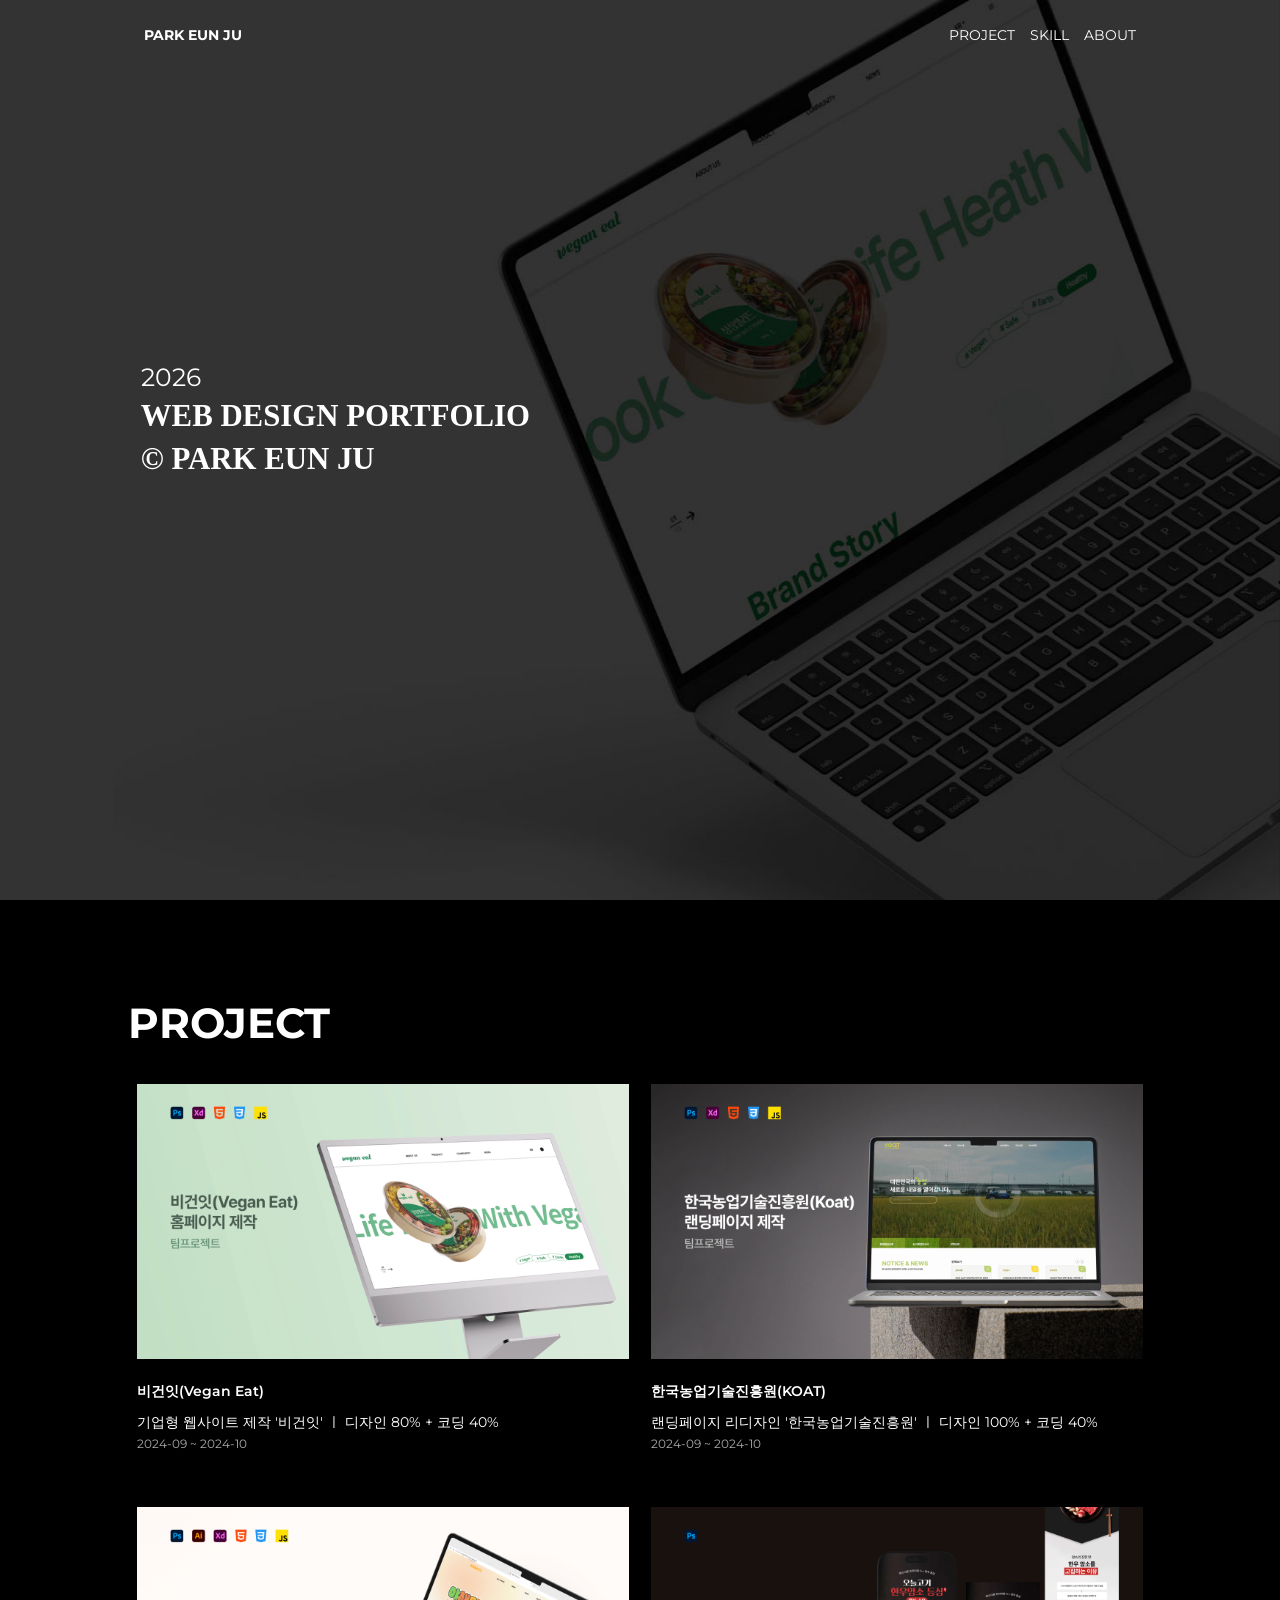
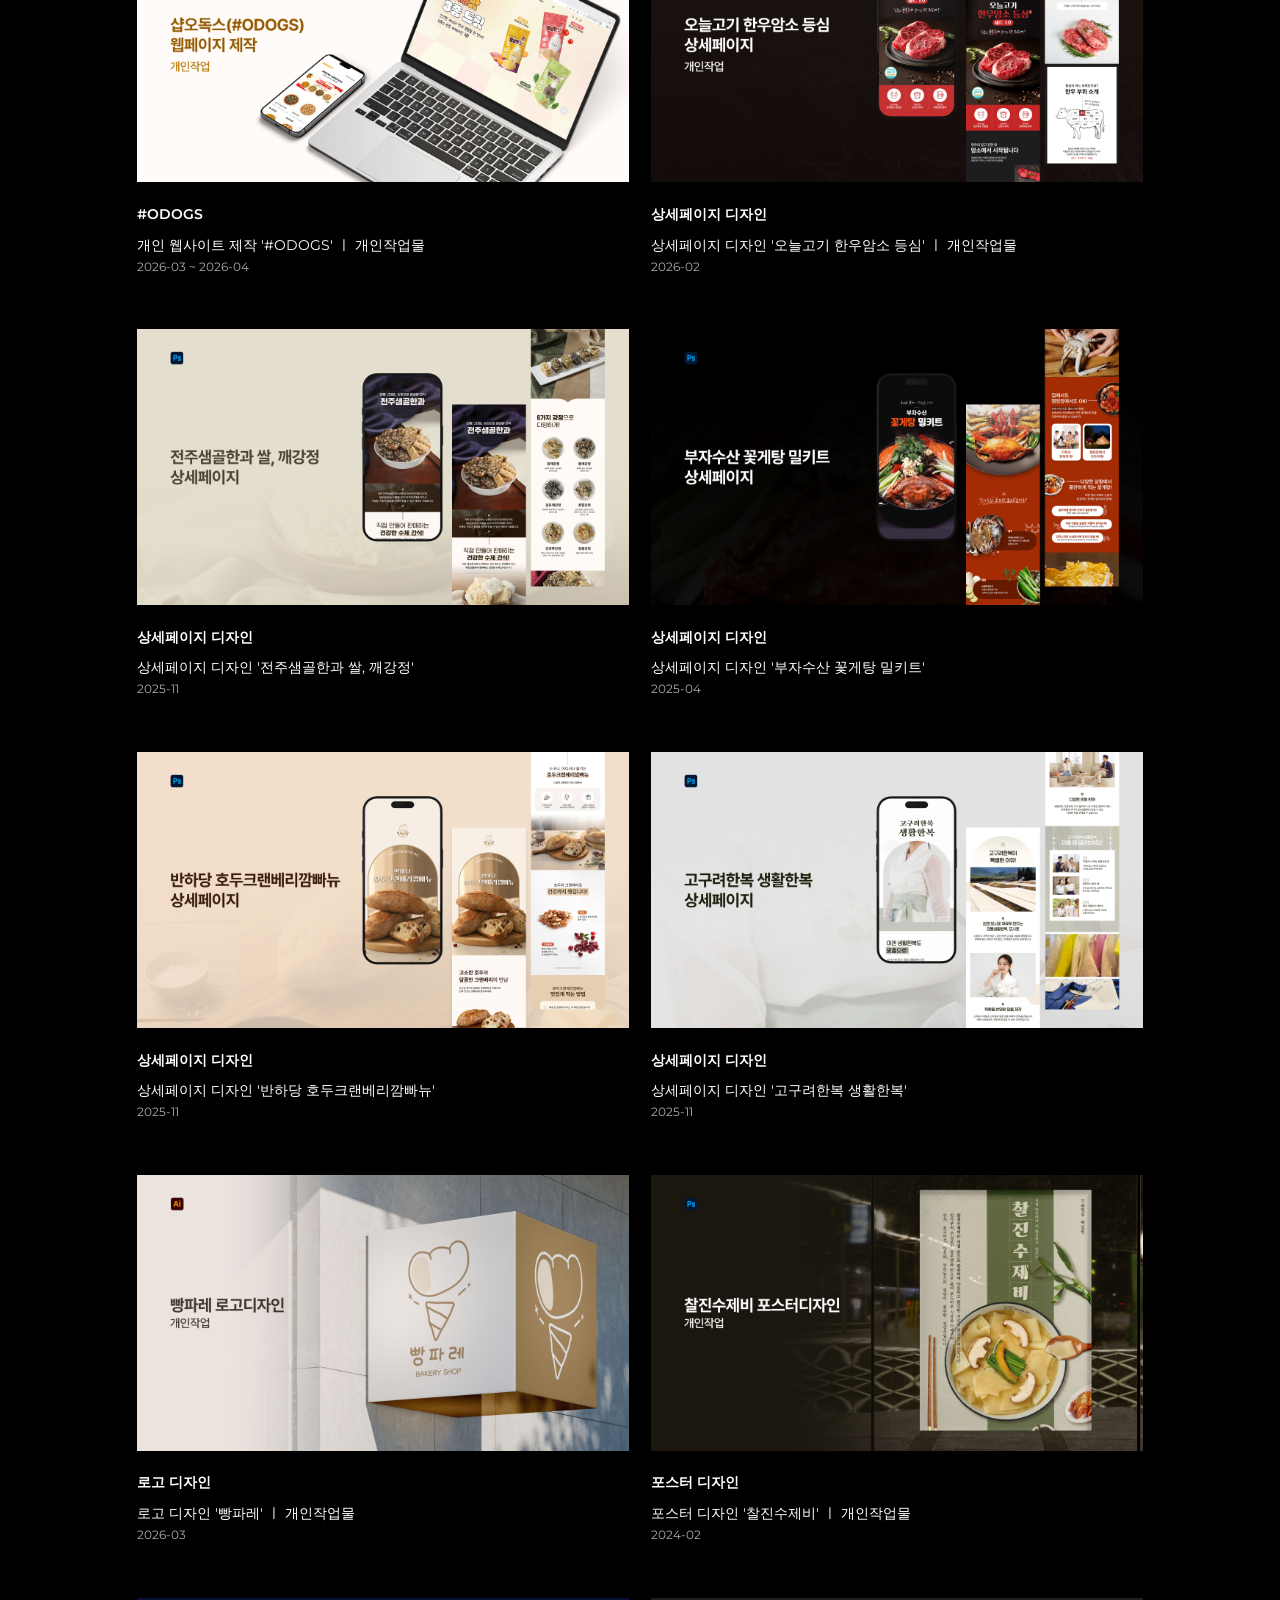
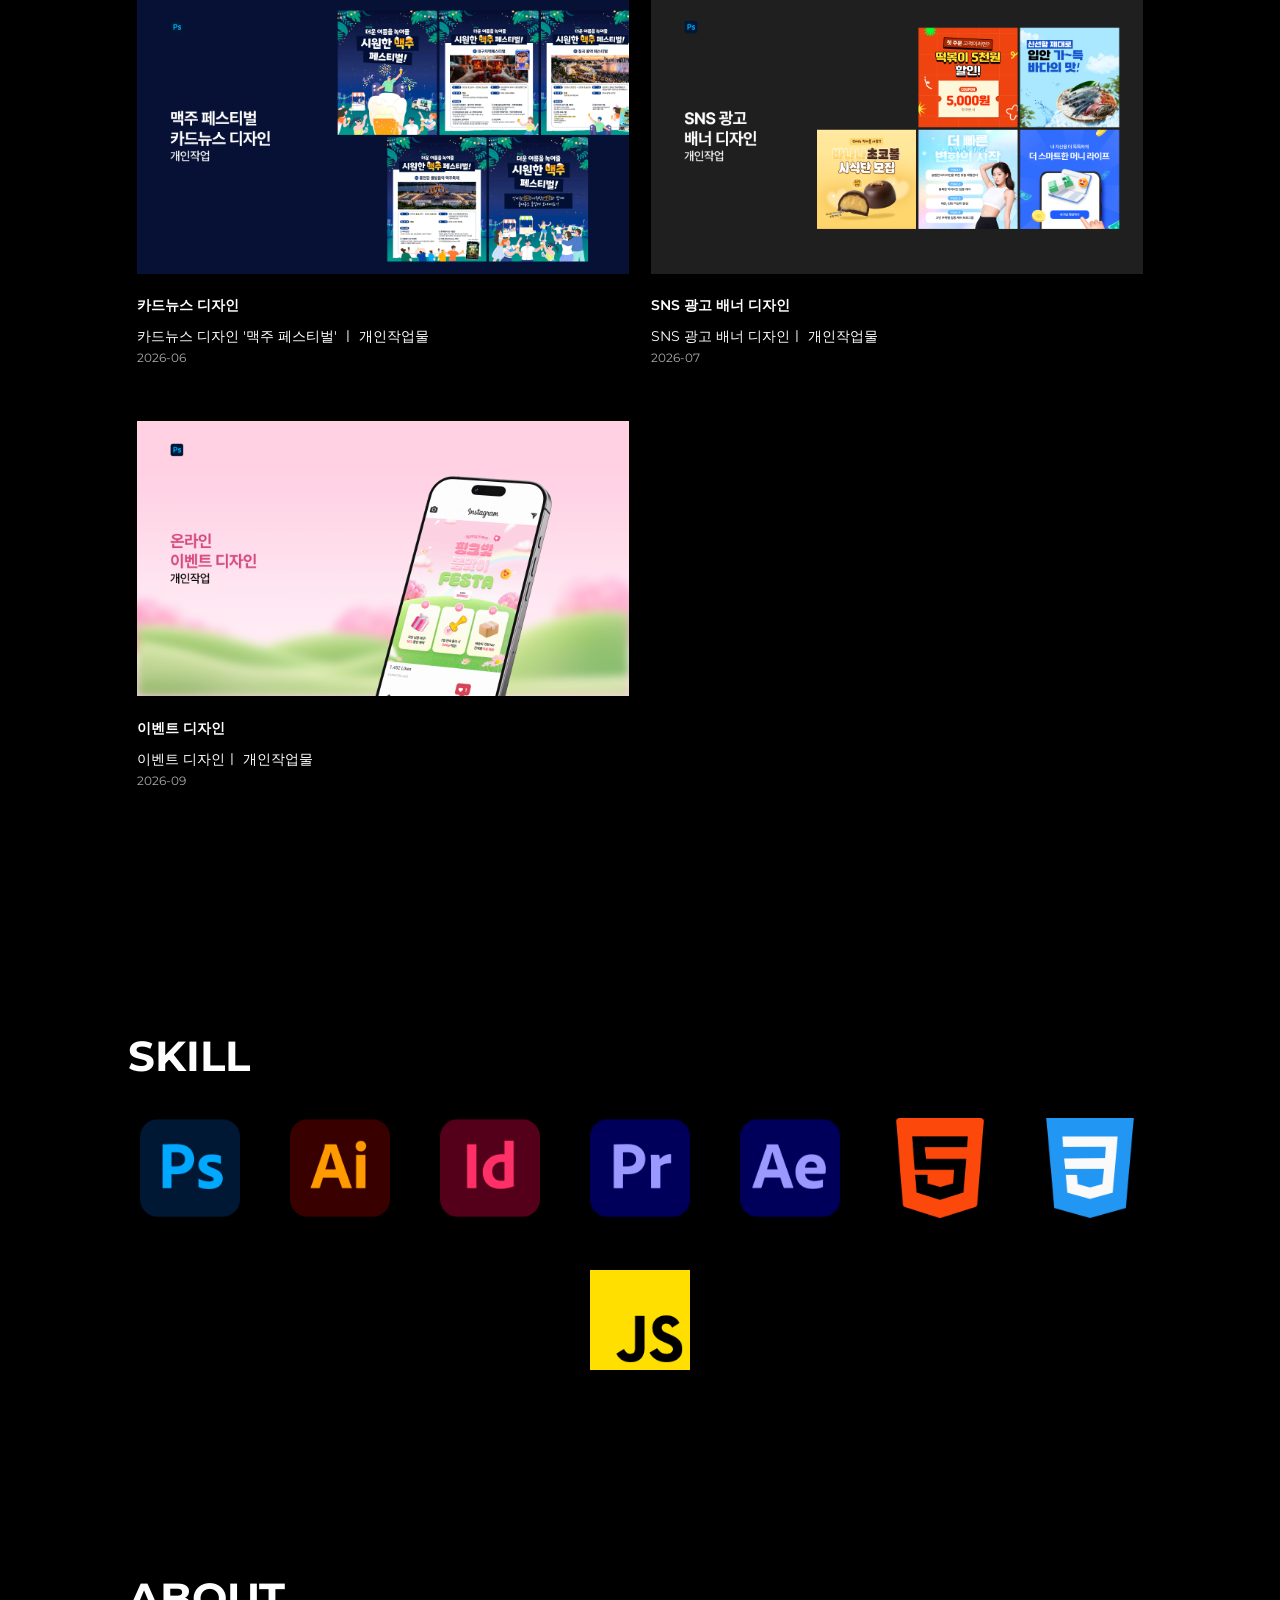
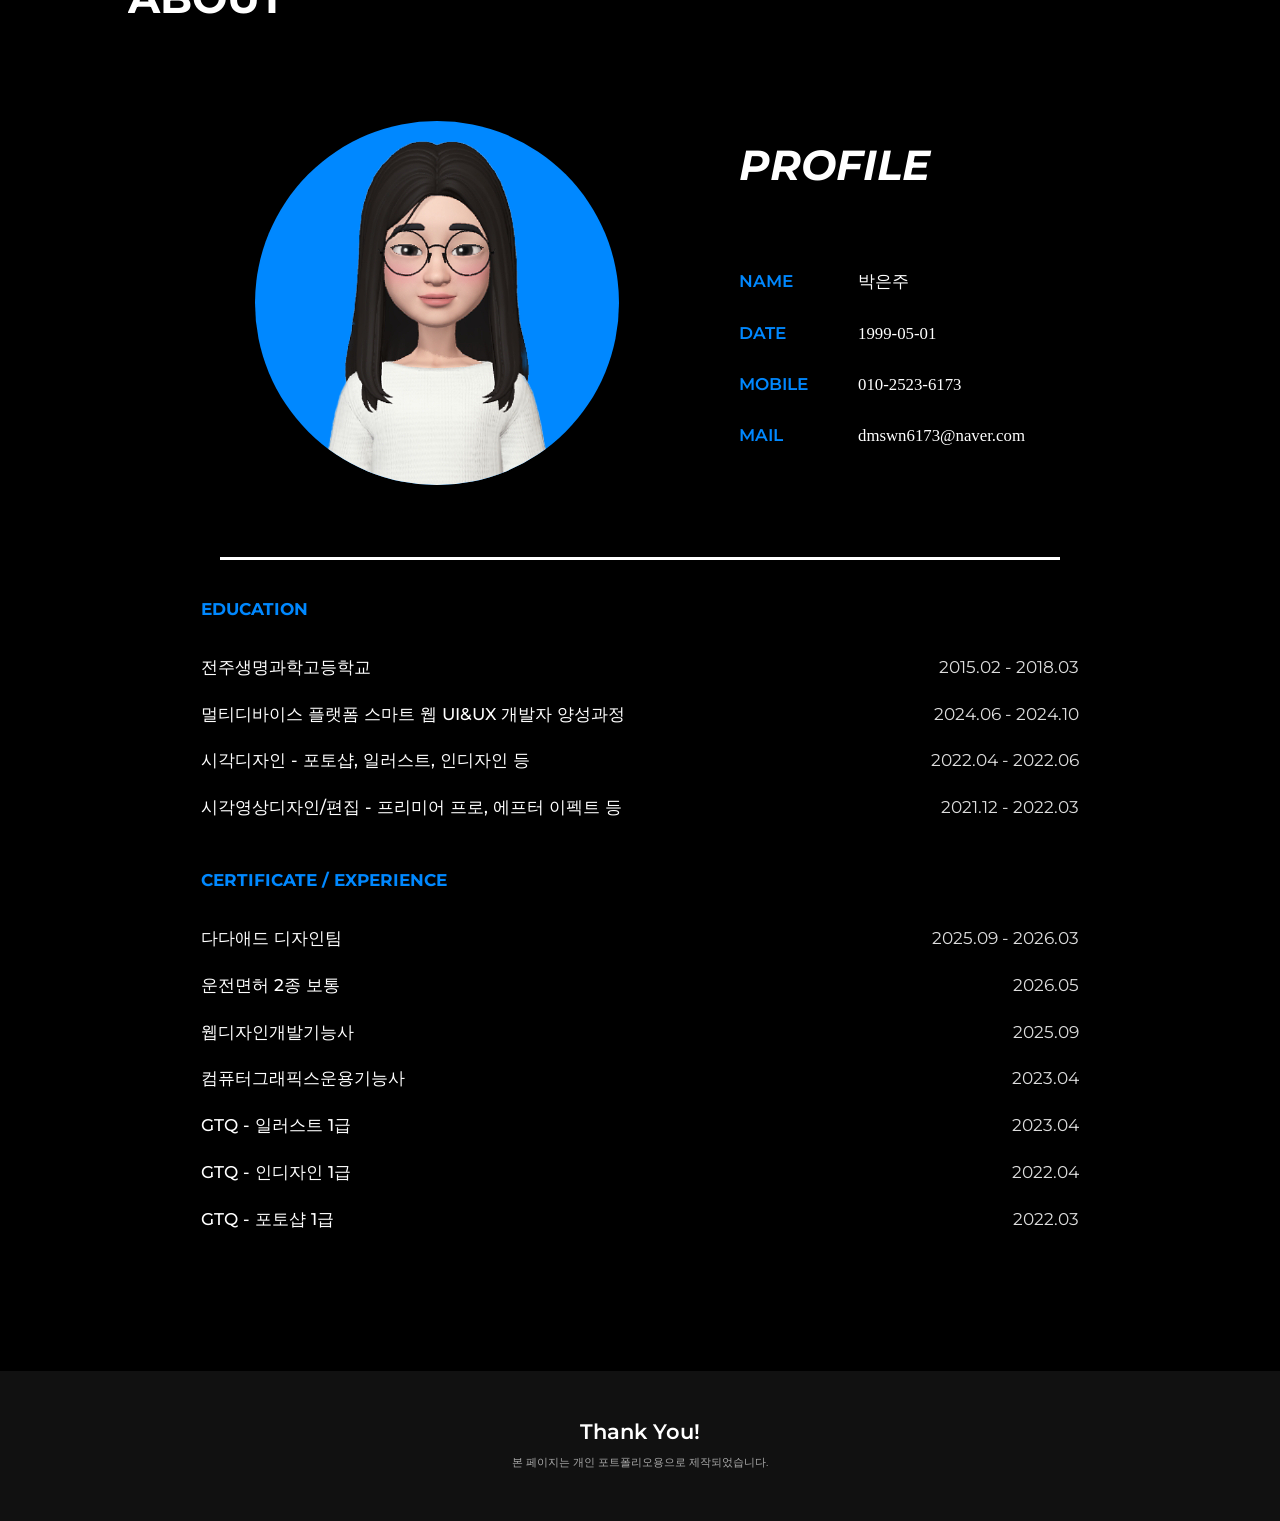
<file: index.html>
<!DOCTYPE html>
<html lang="ko">
<head>
    <meta charset="UTF-8">
    <meta name="viewport" content="width=device-width, initial-scale=1.0">
    <title>PEJ DESIGN PortFolio</title>

    <!--외부스타일 연결-->
    <link rel="stylesheet" href="css/reset.css">
    <link rel="stylesheet" href="css/style.css">
    <link rel="stylesheet" href="scss/style.scss">

   <link rel="stylesheet" href="https://cdn.jsdelivr.net/npm/swiper@11/swiper-bundle.min.css" />

    <!--웹폰트연결-->
    <link rel="preconnect" href="https://fonts.googleapis.com">
    <link rel="preconnect" href="https://fonts.gstatic.com" crossorigin>
    <link href="https://fonts.googleapis.com/css2?family=Montserrat:ital,wght@0,100..900;1,100..900&display=swap" rel="stylesheet">
    

    
</head>
<body>
    <div class="body_bg"></div>
        <header>
            <div class="hinner">
                <h2>PARK  EUN JU</h2>
                
                <nav>
                    <ul>
                    <li><a href="#project">PROJECT</a></li>
                    <li><a href="#skill">SKILL</a></li>
                    <li><a href="#about">ABOUT</a></li>
                </ul>
                </nav>
            </div><!--//hinner-->
        </header>


        <div class="intro_bg swiper"><!--main_view-->
            <ul class="swiper-wrapper"><!--slider-->
                <li class="swiper-slide"><img src="img/main_view01.jpg" alt="비건잇"></li><!--view view1-->
                <li class="swiper-slide"><img src="img/main_view02.jpg" alt="오늘고기"></li>
                <li class="swiper-slide"><img src="img/main_view03.jpg" alt="오독스"></li>
                <li class="swiper-slide"><img src="img/main_view04.jpg" alt="농진원"></li>
                <li class="swiper-slide"><img src="img/main_view05.jpg" alt="전주샘골한과"></li>
                <li class="swiper-slide"><img src="img/main_view06.jpg" alt="수제비"></li>
                <li class="swiper-slide"><img src="img/main_view07.jpg" alt="반하당"></li>
            </ul>  
        </div>

                
        <div class="wrap">
            <div class="inner">

                <div class="intro">
                    <div class="inner">
                     <h3>2026</h3>
                     <p class="pre">WEB DESIGN PORTFOLIO<br/>
                        &copy; PARK EUN JU</p>
                    </div>
                    
                </div><!--intro-->
                



                <div id="project">
                    <h1>PROJECT</h1>

                    <ul>
                        <li class="li">
                            <a href="https://pej556.github.io/vegan-eat-250730-/" target="_blank">
                                <span><img src="img/vegan.jpg" alt="비건잇"></span>
                                <div class="text">
                                    <h3>비건잇(Vegan Eat)</h3>
                                    <span>기업형 웹사이트 제작 '비건잇' ㅣ 디자인 80% + 코딩 40%</span>
                                    <br/>
                                    <em>2024-09 ~ 2024-10</em>
                                </div><!--//text-->
                            </a>
                        </li>

                         <li class="li">
                            <a href="https://choiheejeong.github.io/project_1_again/" target="_blank">
                                <span><img src="img/koat.jpg" alt="농진원"></span>
                                <div class="text">
                                    <h3>한국농업기술진흥원(KOAT)</h3>
                                    <span>랜딩페이지 리디자인 '한국농업기술진흥원' ㅣ 디자인 100% + 코딩 40%</span>
                                    <br/>
                                    <em>2024-09 ~ 2024-10</em>
                                </div><!--//text-->
                            </a>
                        </li>

                         <li  class="li">
                            <a href="https://pej556.github.io/-odogs_2026/" target="_blank">
                                <span><img src="img/odogs02.jpg" alt="샵오독스"></span>
                                <div class="text">
                                    <h3>#ODOGS</h3>
                                    <span>개인 웹사이트 제작 '#ODOGS' ㅣ 개인작업물</span>
                                    <br/>
                                    <em>2026-03 ~ 2026-04</em>
                                </div><!--//text-->
                            </a>
                        </li>

                        <li  class="li">
                            <a href="sub1/index.html">
                                <span><img src="img/detail_gogi.jpg" alt="오늘고기"></span>
                                <div class="text">
                                    <h3>상세페이지 디자인</h3>
                                    <span>상세페이지 디자인 '오늘고기 한우암소 등심' ㅣ 개인작업물</span>
                                    <br/>
                                    <em>2026-02</em>
                                </div><!--//text-->
                            </a>
                        </li>
                        
                        <li  class="li">
                            <a href="sub2/index.html">
                                <span><img src="img/detail_han.jpg" alt="전주샘골한과"></span>
                                <div class="text">
                                    <h3>상세페이지 디자인</h3>
                                    <span>상세페이지 디자인 '전주샘골한과 쌀, 깨강정'</span>
                                    <br/>
                                    <em>2025-11</em>
                                </div><!--//text-->
                            </a>
                        </li>

                        <li class="li">
                            <a href="sub4/index.html">
                                <span><img src="img/detail_booza.jpg" alt="부자수산"></span>
                                <div class="text">
                                    <h3>상세페이지 디자인</h3>
                                    <span>상세페이지 디자인 '부자수산 꽃게탕 밀키트'</span>
                                    <br/>
                                    <em>2025-04</em>
                                </div><!--//text-->
                            </a>
                        </li>


                        <li class="li">
                            <a href="sub3/index.html">
                                <span><img src="img/detail_bahadang.jpg" alt="반하당"></span>
                                <div class="text">
                                    <h3>상세페이지 디자인</h3>
                                    <span>상세페이지 디자인 '반하당 호두크랜베리깜빠뉴'</span>
                                    <br/>
                                    <em>2025-11</em>
                                </div><!--//text-->
                            </a>
                        </li>

                        <li class="li">
                            <a href="sub5/index.html">
                                <span><img src="img/detail_hanbok.jpg" alt="고구려한복"></span>
                                <div class="text">
                                    <h3>상세페이지 디자인</h3>
                                    <span>상세페이지 디자인 '고구려한복 생활한복'</span>
                                    <br/>
                                    <em>2025-11</em>
                                </div><!--//text-->
                            </a>
                        </li>

                        <li class="li">
                            <a href="sub6/index.html">
                                <span><img src="img/logo_bbang.jpg" alt="빵파레"></span>
                                <div class="text">
                                    <h3>로고 디자인</h3>
                                    <span>로고 디자인 '빵파레' ㅣ 개인작업물</span>
                                    <br/>
                                    <em>2026-03</em>
                                </div><!--//text-->
                            </a>
                        </li>

                        <li class="li">
                            <a href="sub7/index.html">
                                <span><img src="img/poster_soozebi.jpg" alt="찰진수제비"></span>
                                <div class="text">
                                    <h3>포스터 디자인</h3>
                                    <span>포스터 디자인 '찰진수제비' ㅣ 개인작업물</span>
                                    <br/>
                                    <em>2024-02</em>
                                </div><!--//text-->
                            </a>
                        </li>

                        <li class="li">
                            <a href="sub8/index.html">
                                <span><img src="img/cardnews_festival.jpg" alt="맥주페스티벌"></span>
                                <div class="text">
                                    <h3>카드뉴스 디자인</h3>
                                    <span>카드뉴스 디자인 '맥주 페스티벌' ㅣ 개인작업물</span>
                                    <br/>
                                    <em>2026-06</em>
                                </div><!--//text-->
                            </a>
                        </li>

                         <li class="li">
                            <a href="sub9/index.html">
                                <span><img src="img/banner_sns.jpg" alt="배너디자인"></span>
                                <div class="text">
                                    <h3>SNS 광고 배너 디자인</h3>
                                    <span>SNS 광고 배너 디자인ㅣ 개인작업물</span>
                                    <br/>
                                    <em>2026-07</em>
                                </div><!--//text-->
                            </a>
                        </li>

                        <li class="li">
                            <a href="sub10/index.html">
                                <span><img src="img/event_sns.jpg" alt="이벤트디자인"></span>
                                <div class="text">
                                    <h3>이벤트 디자인</h3>
                                    <span>이벤트 디자인ㅣ 개인작업물</span>
                                    <br/>
                                    <em>2026-09</em>
                                </div><!--//text-->
                            </a>
                        </li>
                    </ul>  
                </div><!--//project-->



                
                <div id="skill">
                    <h1>SKILL</h1>

                    <ul>
                        <li><img src="img/photoshop.png" alt="포토샵"></li>
                        <li><img src="img/illustrator.png" alt="일러스트"></li>
                        <li><img src="img/indesign.png" alt="인디자인"></li>
                        <li><img src="img/premiere-pro.png" alt="프리미어 프로"></li>
                        <li><img src="img/after-effects.png" alt="에프터 이펙트"></li>
                        <li><img src="img/html-5.png" alt="HTML5"></li>
                        <li><img src="img/css-3 (1).png" alt="CSS"></li>
                        <li><img src="img/js.png" alt="JS"></li>
                    </ul>
                </div><!--//skill-->

                <div id="about">
                        
                        <h1>ABOUT</h1>

                        <div class="profile">                           
                            <img src="img/me.png" alt="프로필 이미지">

                            <div class="profile_txt">
                                <p>PROFILE</p>
                                <table>
                                    <tr>
                                        <th>NAME</th>
                                        <td class="pre">박은주</td>
                                    </tr>

                                    <tr>
                                        <th>DATE</th>
                                        <td class="pre">1999-05-01</td>
                                    </tr>

                                    <tr>
                                        <th>MOBILE</th>
                                        <td class="pre">010-2523-6173</td>
                                    </tr>

                                    <tr>
                                        <th>MAIL</th>
                                        <td class="pre">dmswn6173@naver.com</td>
                                    </tr>
                                </table>
                            </div><!--//profile_txt-->
                        </div><!--//profile-->


                        
                        <div class="info1">
                            <h2>EDUCATION</h2>

                            <table>
                                <tr>
                                    <th>전주생명과학고등학교</th>
                                    <td>2015.02 - 2018.03</td>
                                </tr>

                                <tr>
                                    <th>멀티디바이스 플랫폼 스마트 웹 UI&UX 개발자 양성과정</th>
                                    <td>2024.06 - 2024.10</td>
                                </tr>

                                <tr>
                                    <th>시각디자인 - 포토샵, 일러스트, 인디자인 등</th>
                                    <td>2022.04 - 2022.06</td>
                                </tr>

                                <tr>
                                    <th>시각영상디자인/편집 - 프리미어 프로, 에프터 이펙트 등</th>
                                    <td>2021.12 - 2022.03</td>
                                </tr>
                            </table>
                        </div><!--//info1-->


                        <div class="info2">
                            <h2>CERTIFICATE / EXPERIENCE</h2>

                            <table>
                                <tr>
                                    <th>다다애드 디자인팀</th>
                                    <td>2025.09 - 2026.03</td>
                                </tr>

                                 <tr>
                                    <th>운전면허 2종 보통</th>
                                    <td>2026.05</td>
                                </tr>

                                <tr>
                                    <th>웹디자인개발기능사</th>
                                    <td>2025.09</td>
                                </tr>

                                <tr>
                                    <th>컴퓨터그래픽스운용기능사</th>
                                    <td>2023.04</td>
                                </tr>

                                <tr>
                                    <th>GTQ - 일러스트 1급</th>
                                    <td>2023.04</td>
                                </tr>

                                <tr>
                                    <th>GTQ - 인디자인 1급</th>
                                    <td>2022.04</td>
                                </tr>

                                <tr>
                                    <th>GTQ - 포토샵 1급</th>
                                    <td>2022.03</td>
                                </tr>
                            </table>
                        </div><!--//info2-->


                    </div><!--//about-->


                
                
            </div><!--//inner-->
        </div><!--//wrap-->
        <footer>
            <div class="ftxt">
                <span>Thank You!</span>
                <p>본 페이지는 개인 포트폴리오용으로 제작되었습니다.</p>
            </div>
        </footer>

    <!--외부 스크립트(플러그인) 연결-->
    <script src="js/ScrollGiveClass.js"></script>
    <script src="https://cdn.jsdelivr.net/npm/swiper@11/swiper-bundle.min.js"></script>
    <script src="js/jquery-1.12.3.js"></script>

    <!--플러그인 호출-->
    <script src="js/script.js"></script>
</body>
</html>
</file>
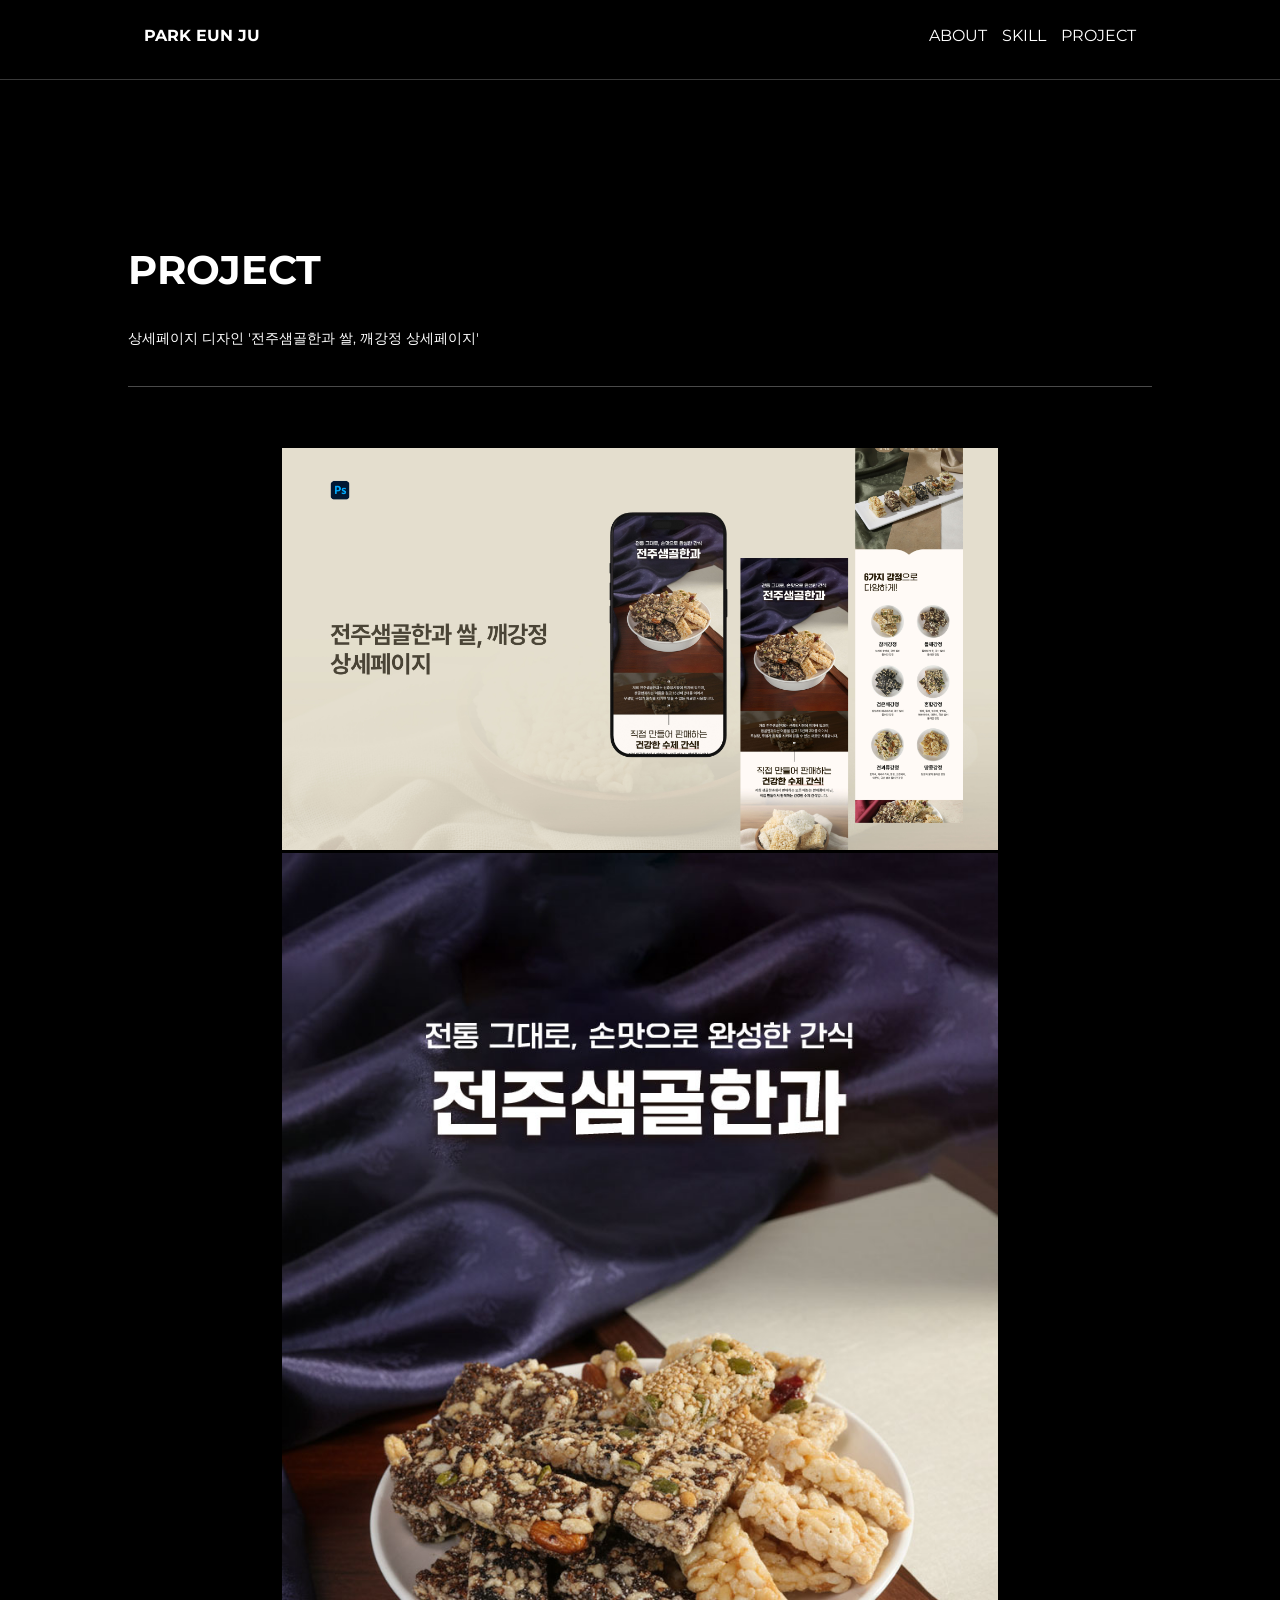
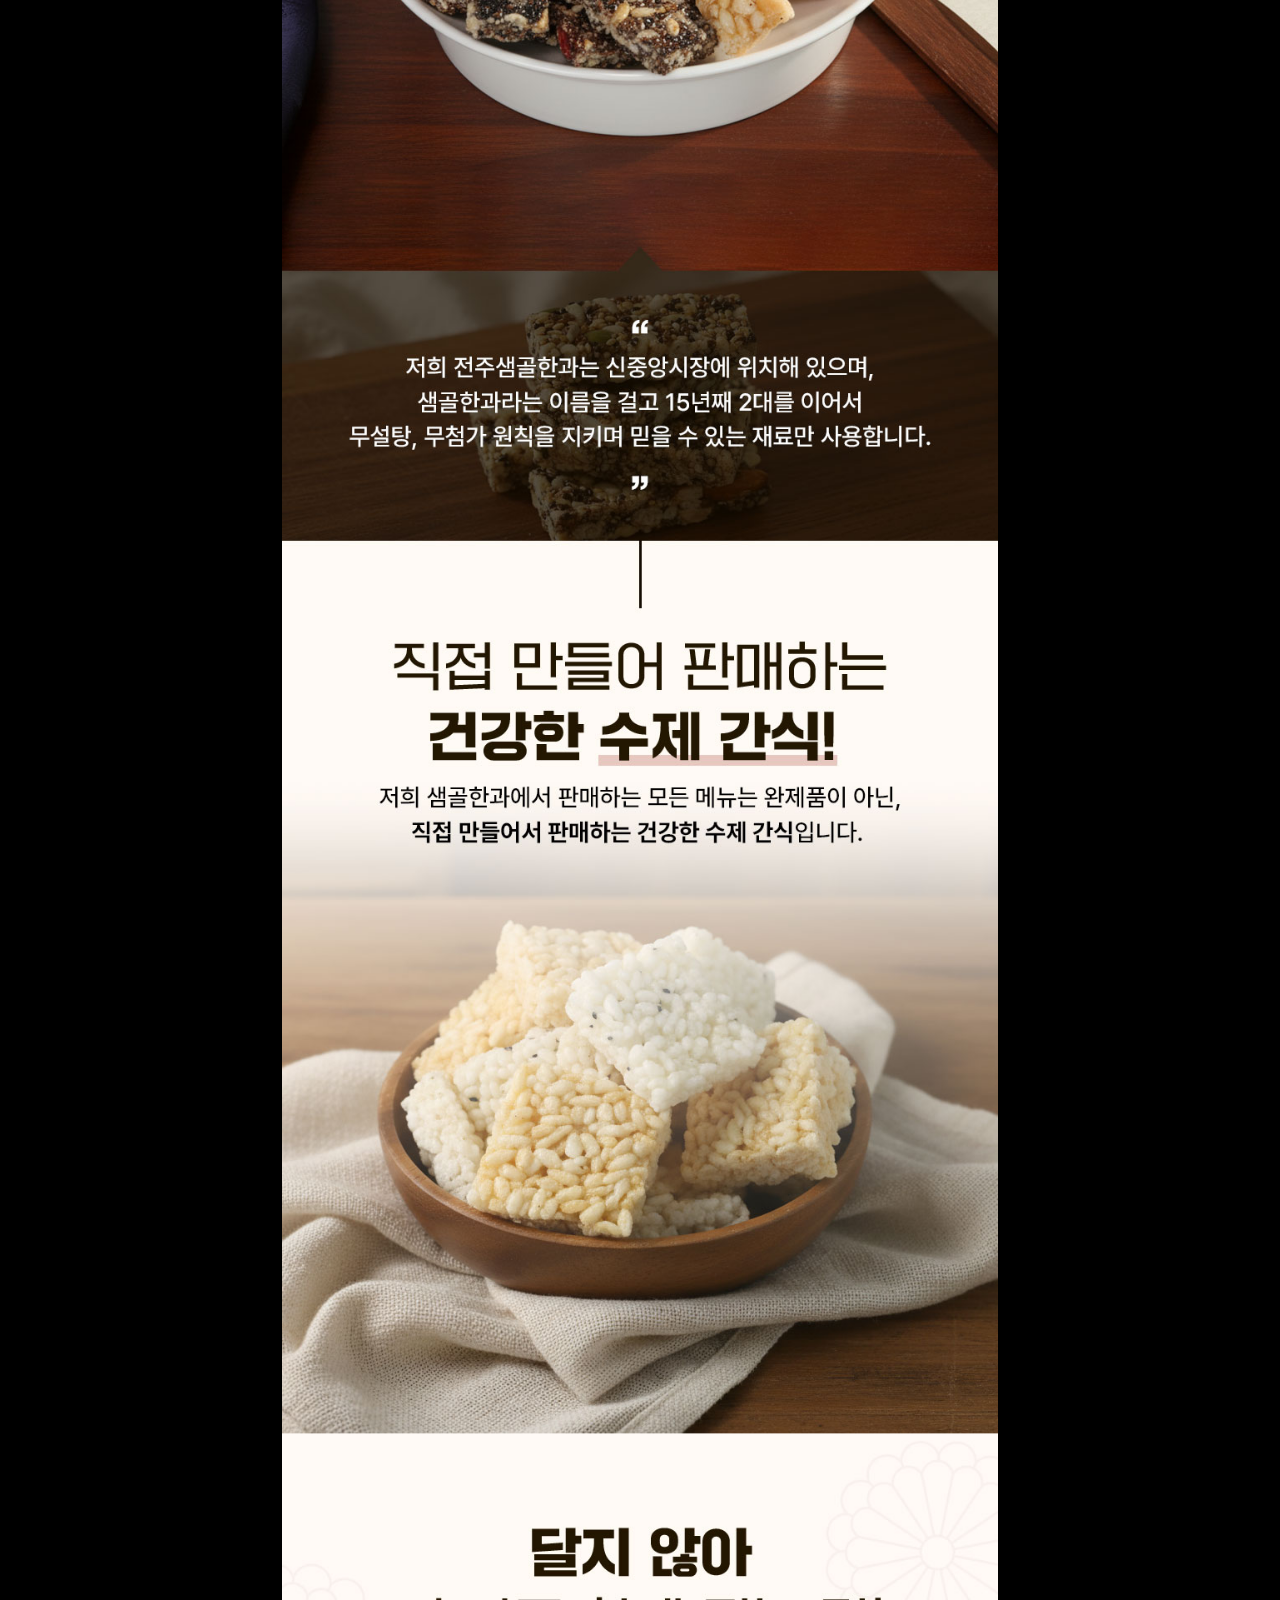
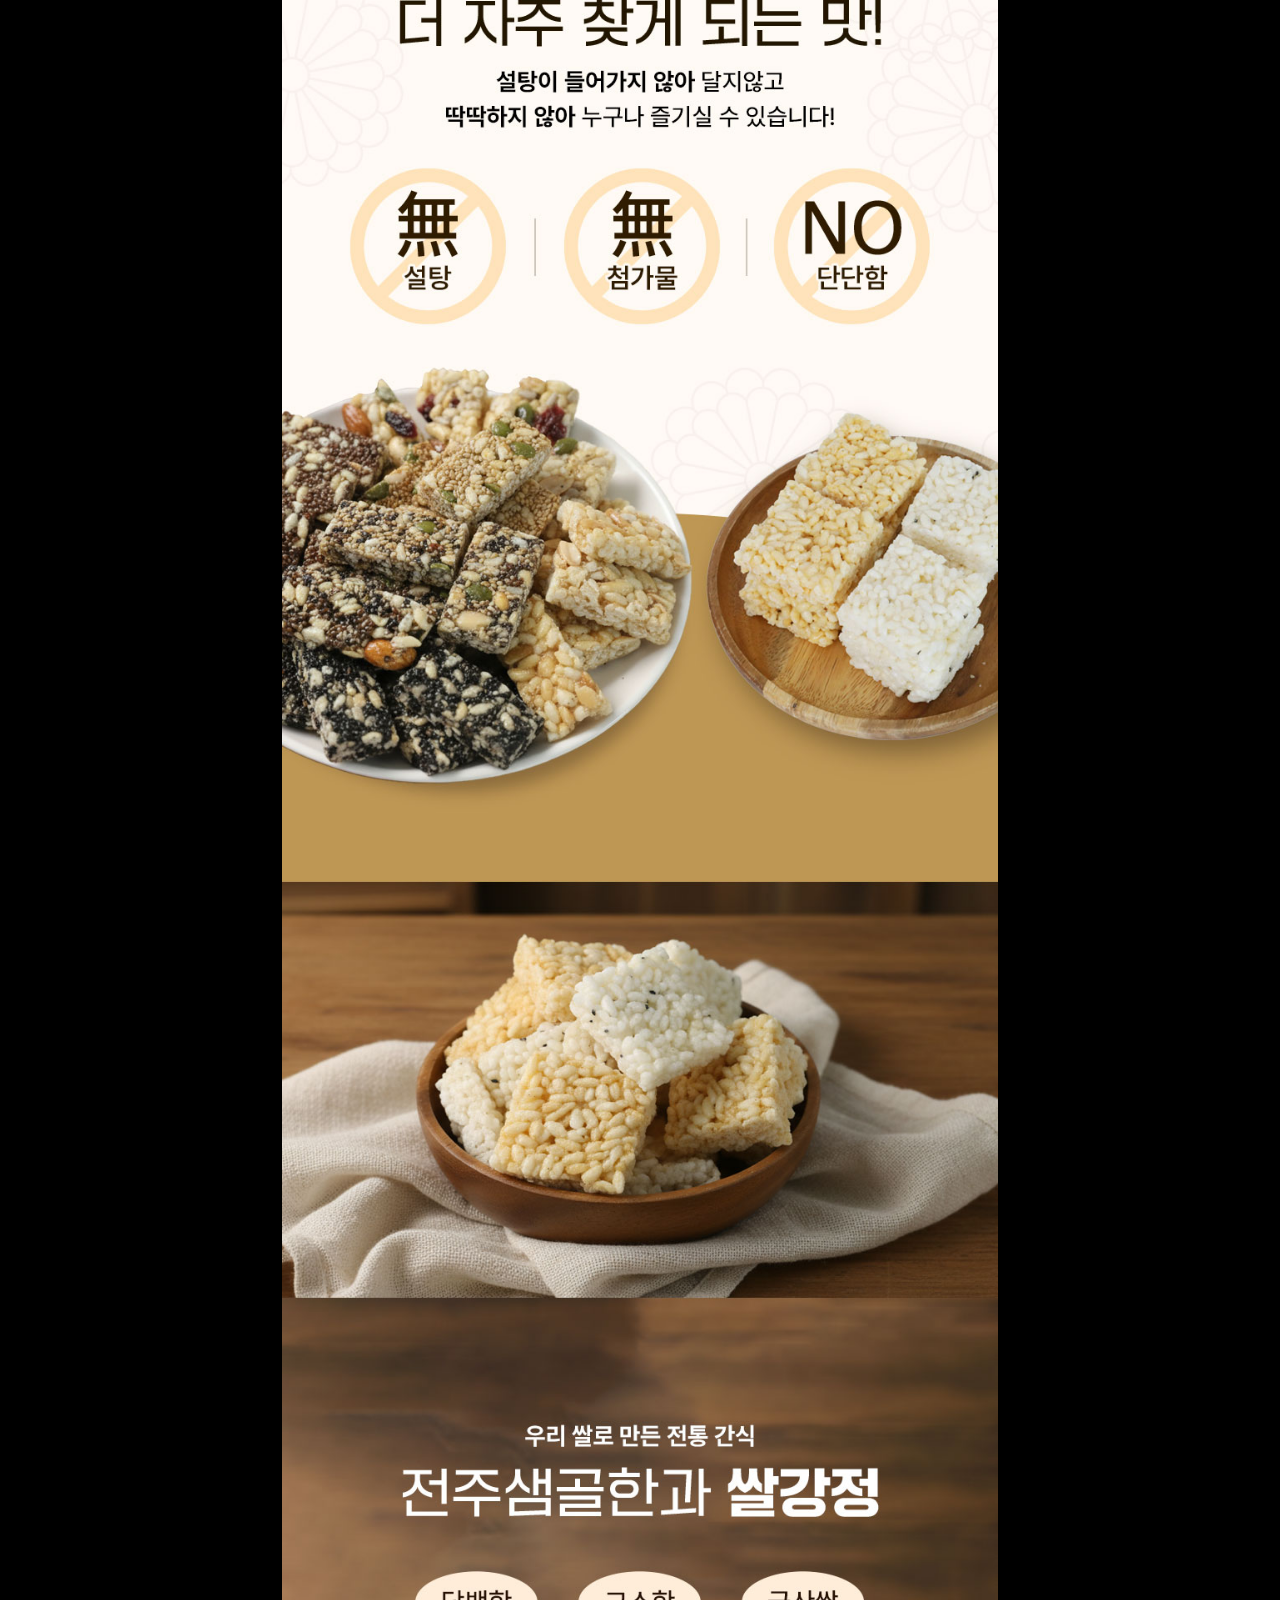
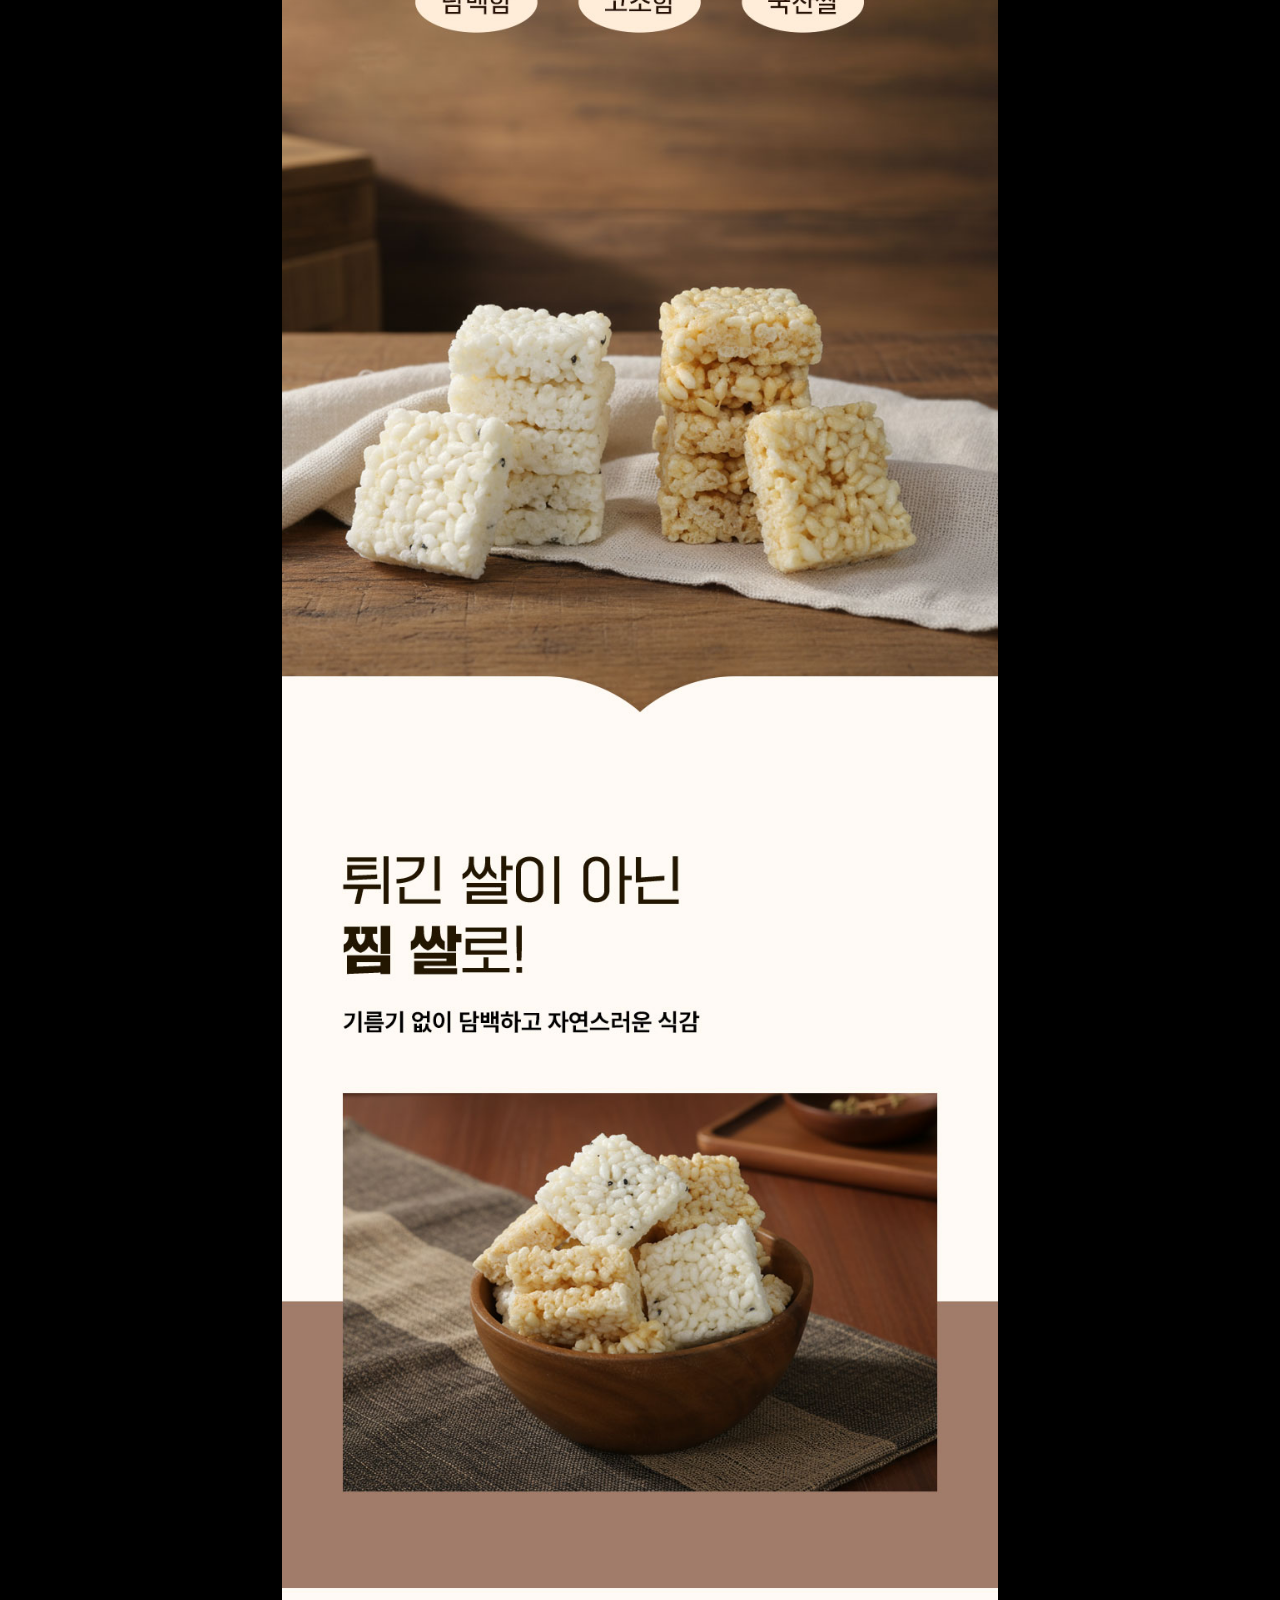
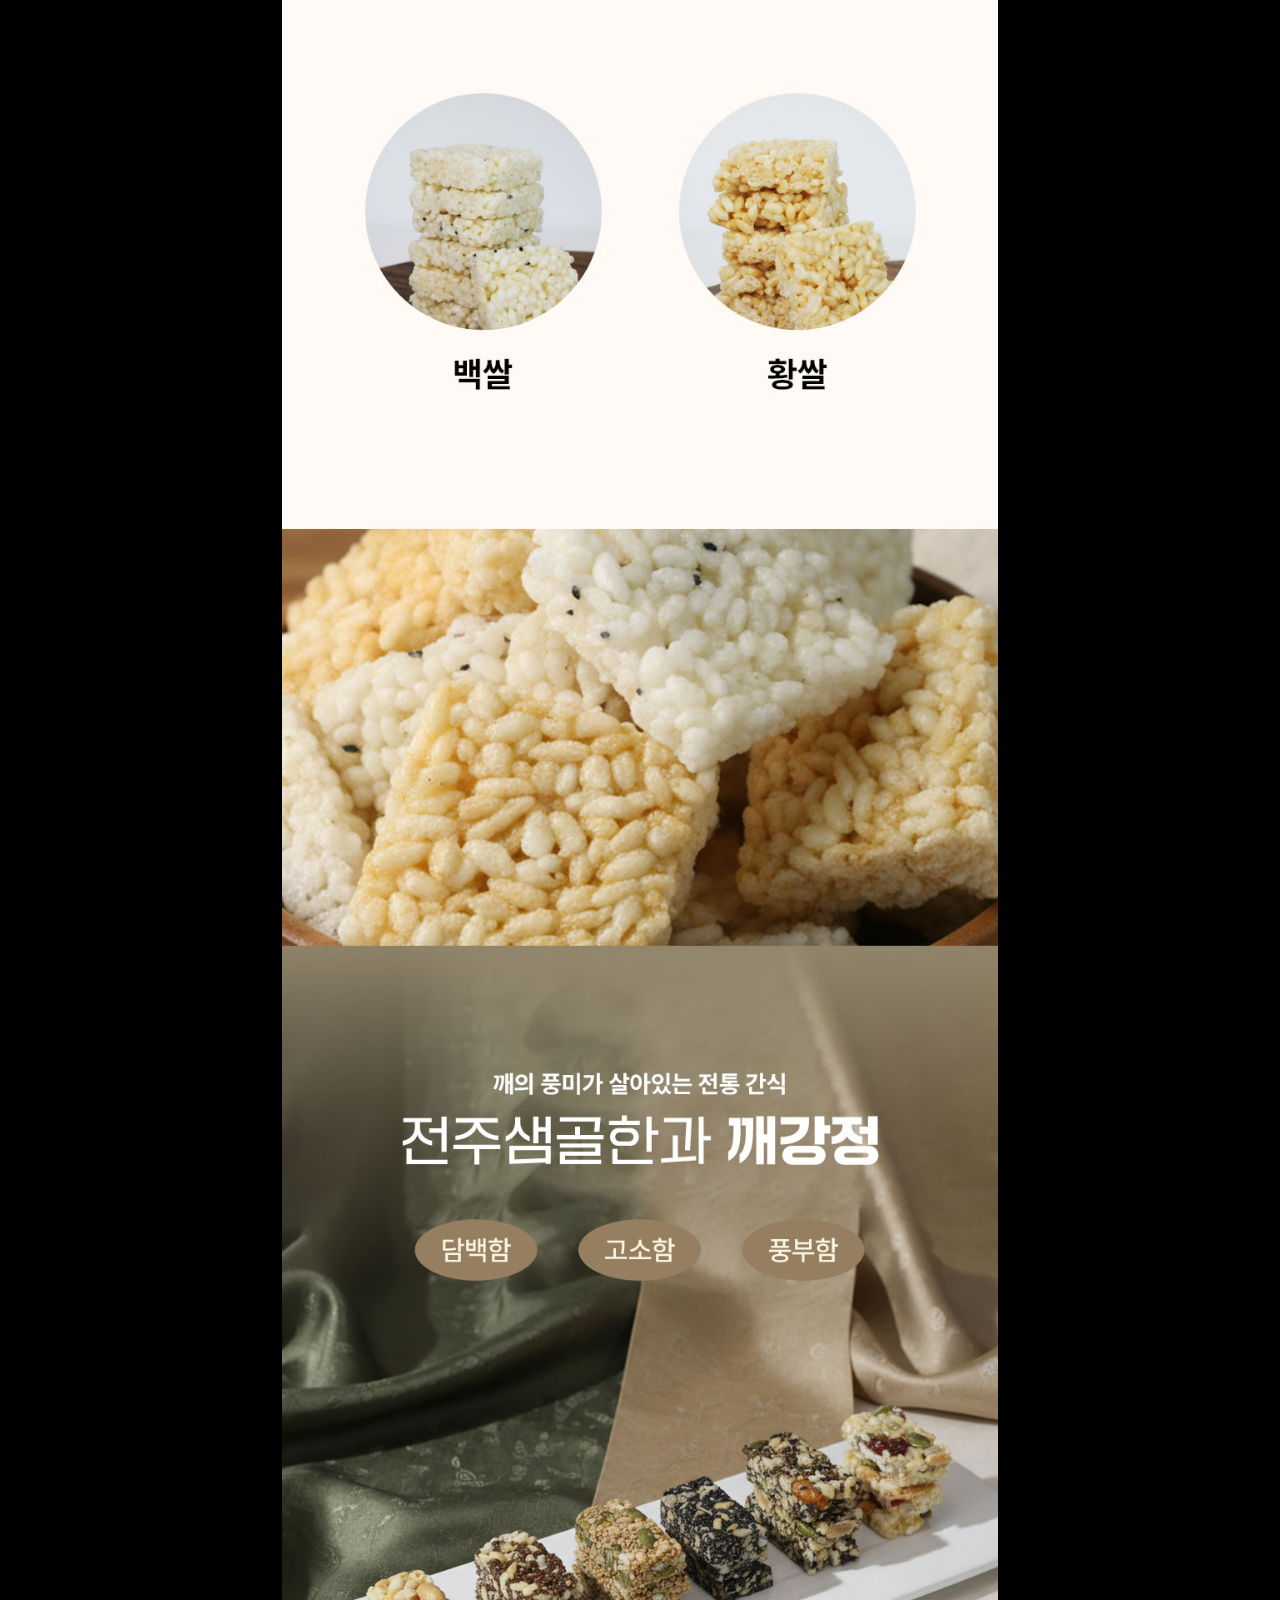
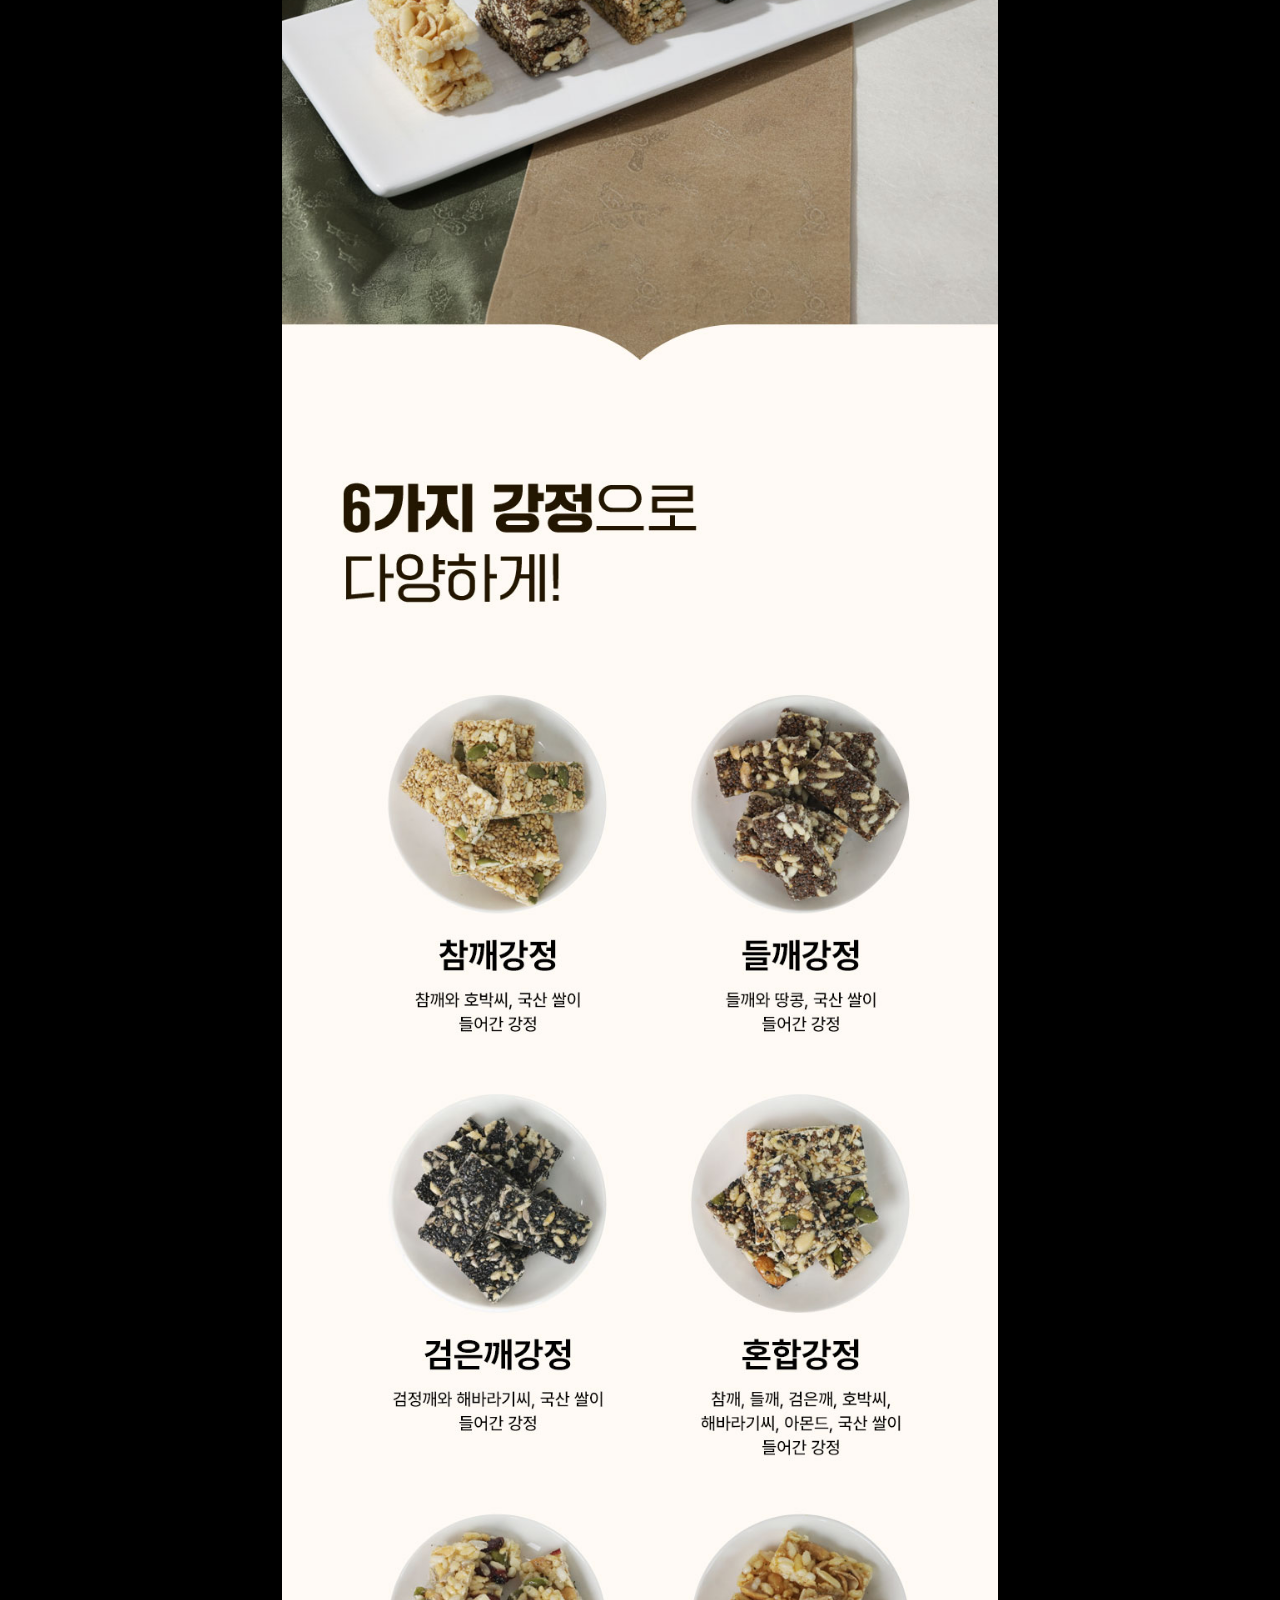
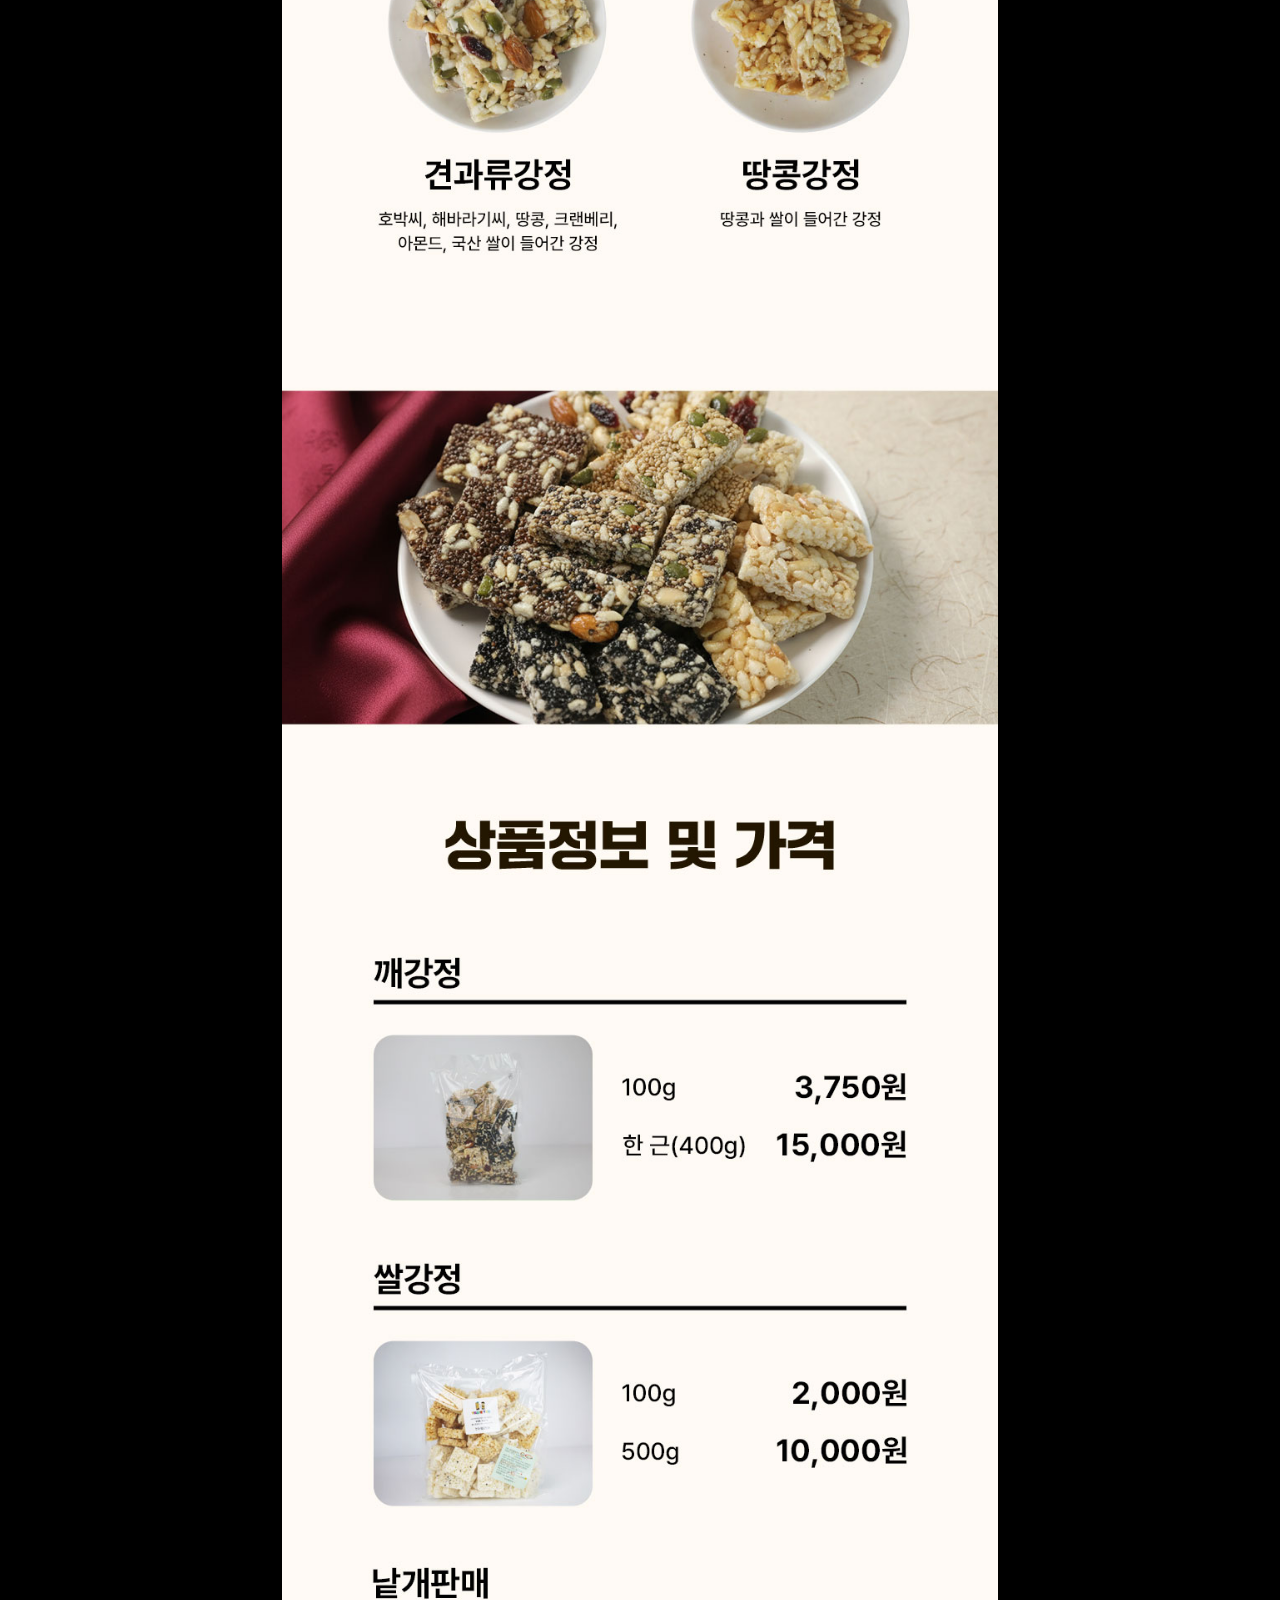
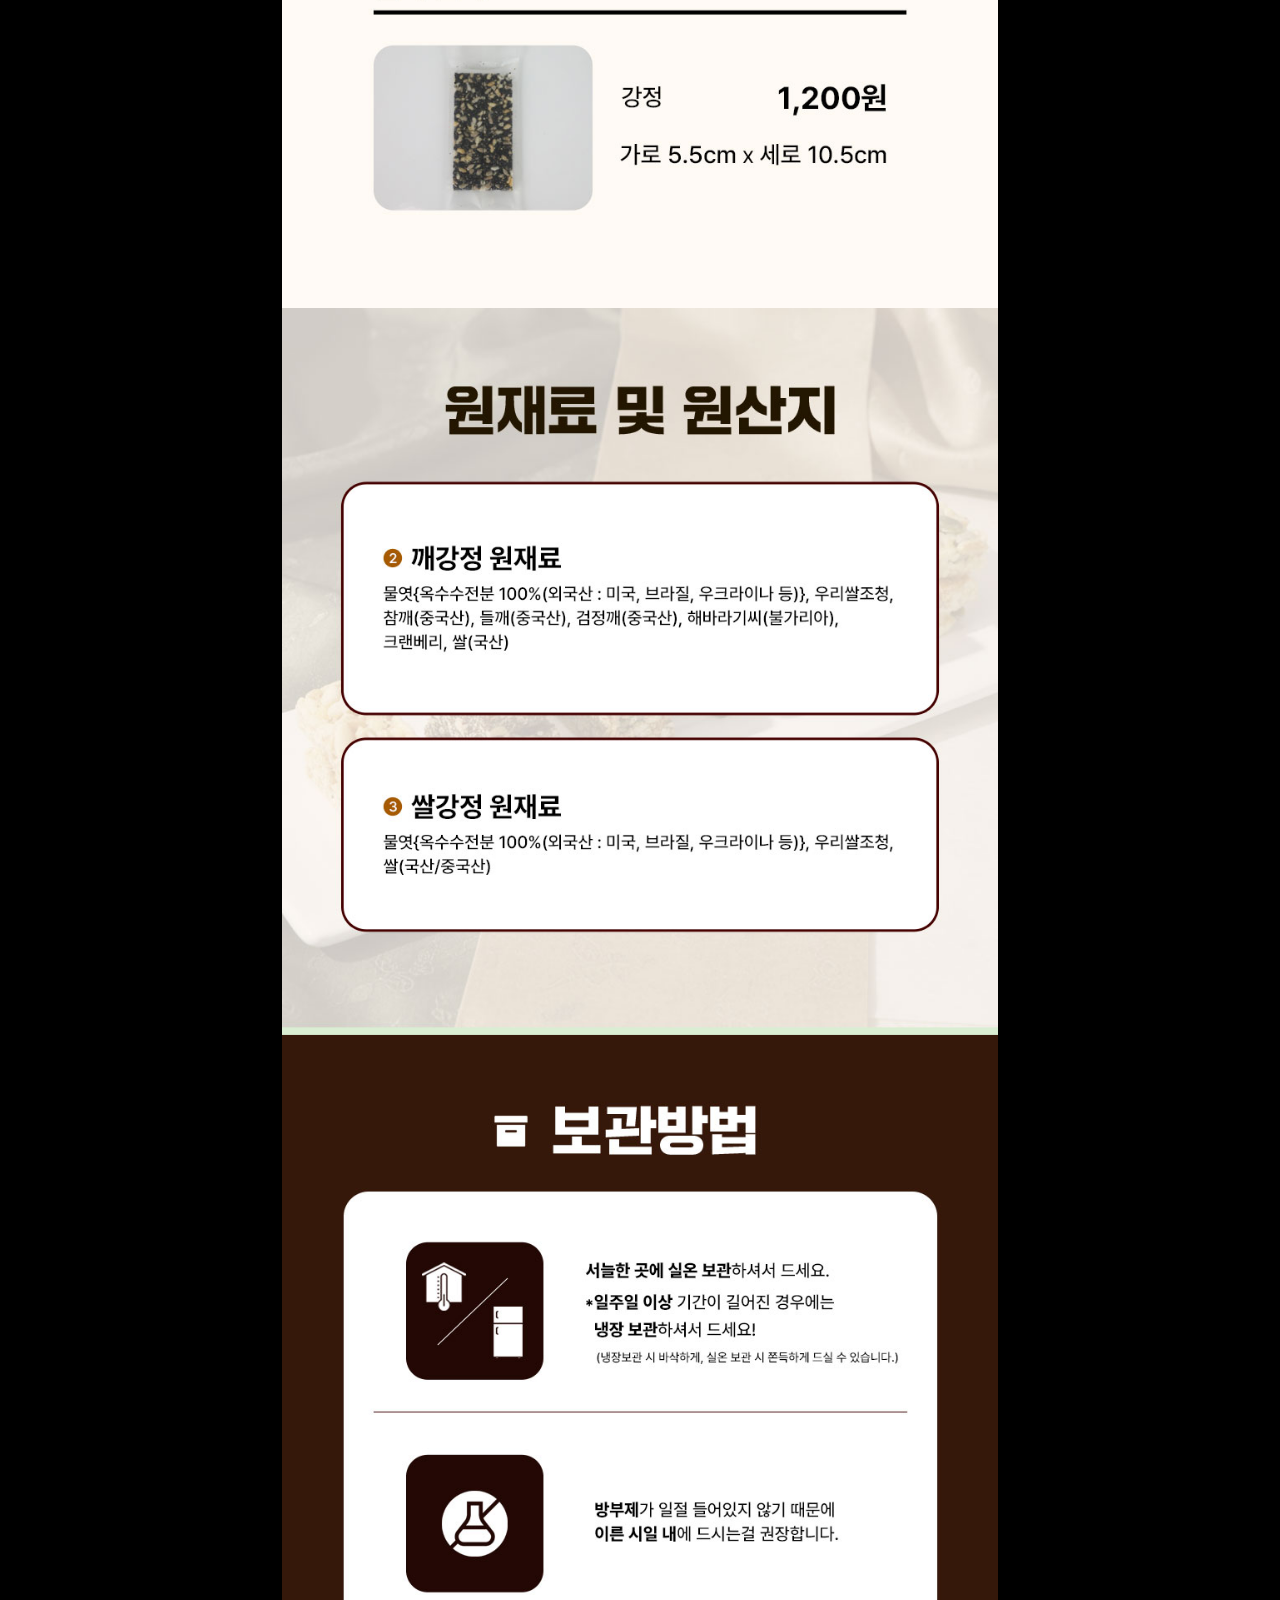
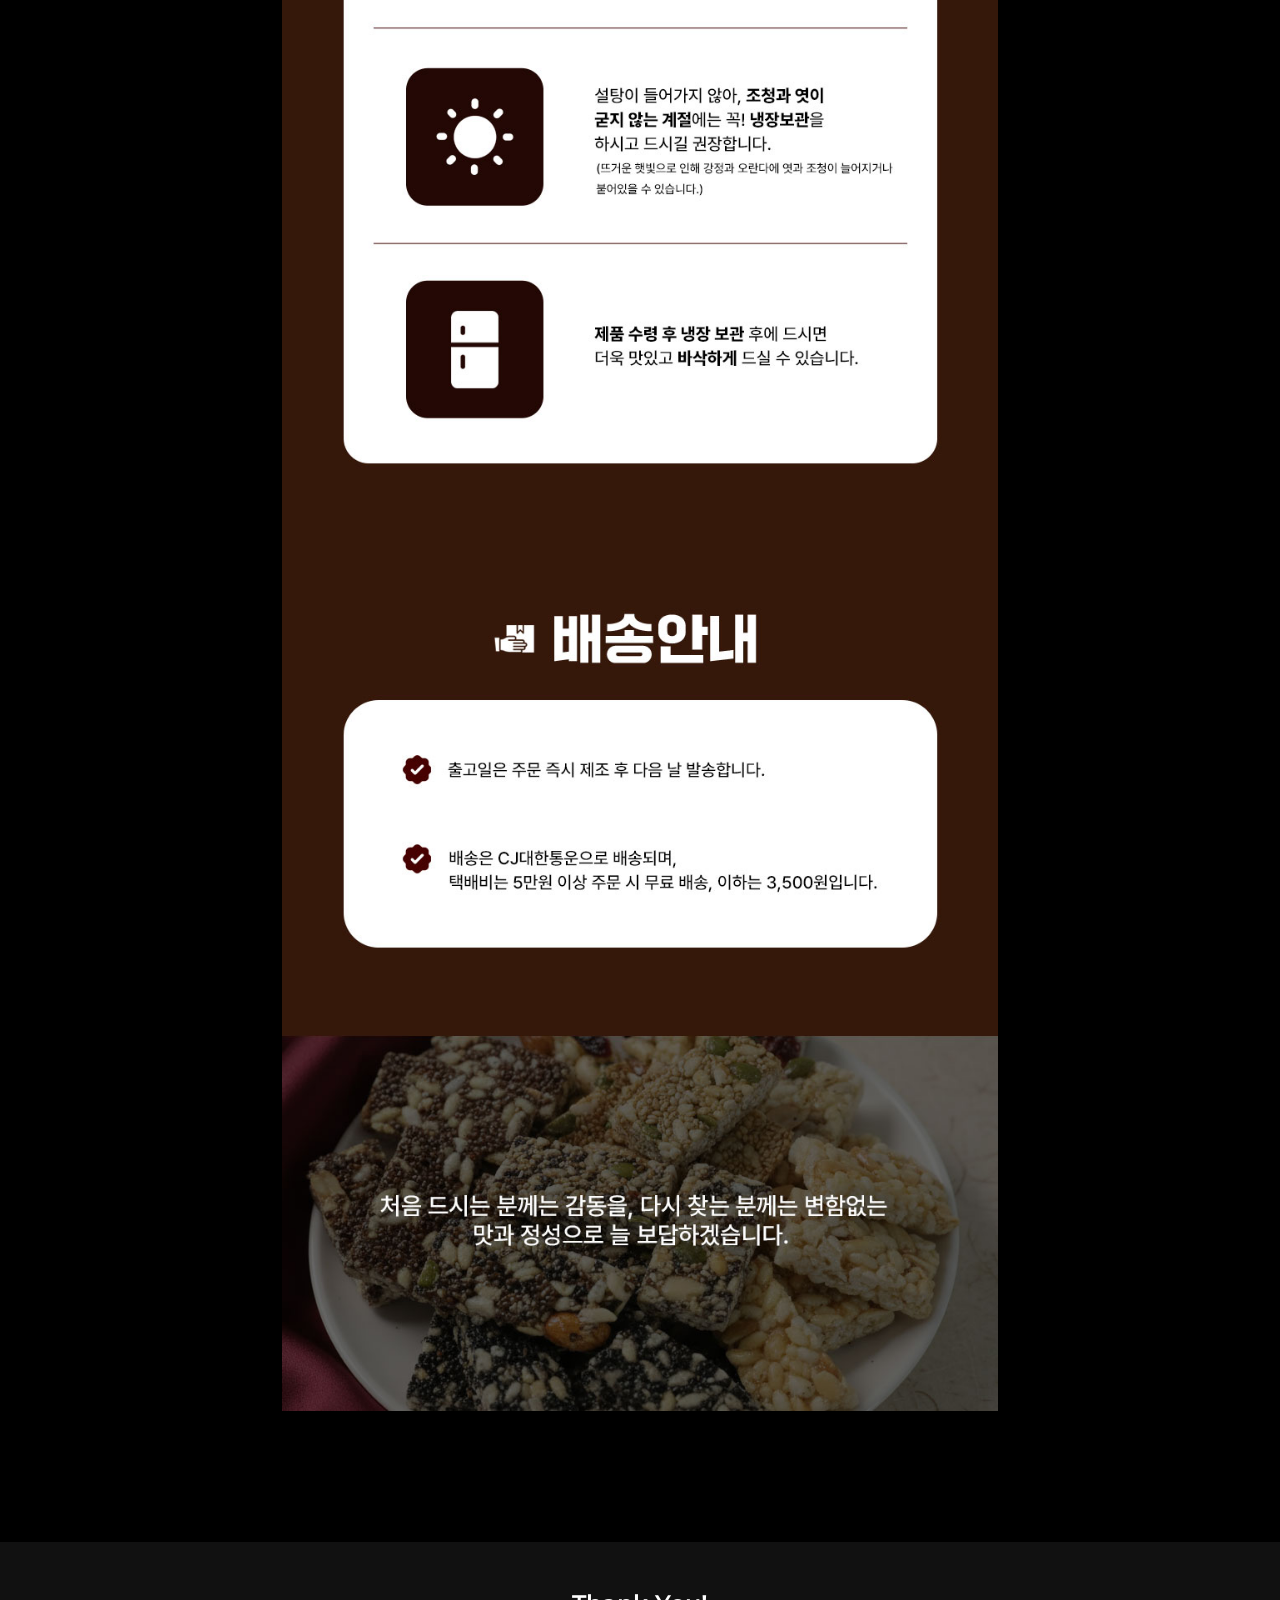
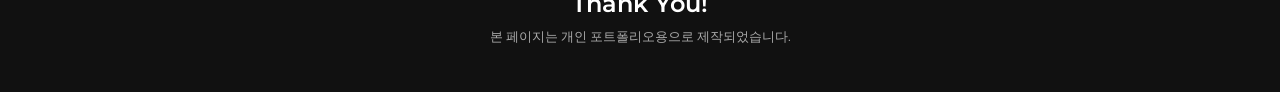
<file: sub2/index.html>
<!DOCTYPE html>
<html lang="ko">
<head>
    <meta charset="UTF-8">
    <meta name="viewport" content="width=device-width, initial-scale=1.0">
    <title>홍천사과정원 수제애플파이 상세페이지 디자인</title>

    <link rel="stylesheet" href="css/reset.css">
    <link rel="stylesheet" href="scss/style.scss">
    <link rel="stylesheet" href="css/style.css">


    <!--웹폰트연결-->
    <link rel="preconnect" href="https://fonts.googleapis.com">
    <link rel="preconnect" href="https://fonts.gstatic.com" crossorigin>
    <link href="https://fonts.googleapis.com/css2?family=Montserrat:ital,wght@0,100..900;1,100..900&display=swap" rel="stylesheet">
    
</head>
<body>
     <header>
            <div class="hinner">
                <h2><a href="../index.html">PARK  EUN JU</a></h2>
                
                <nav>
                    <ul>
                        <li><a href="../index.html#about">ABOUT</a></li>
                        <li><a href="../index.html#skill">SKILL</a></li>
                        <li><a href="../index.html#project">PROJECT</a></li>
                    </ul>
                </nav>
            </div><!--//hinner-->
        </header>


        <div class="wrap">
            <div class="inner">
                <div class="detail">
                    <h1>PROJECT</h1>
                    <h3>상세페이지 디자인 '전주샘골한과 쌀, 깨강정 상세페이지'</h3>

                    <ul class="img">
                        <li><img src="img/detail_han.jpg" alt="디테일이미지"></li>
                        <li><img src="img/han_detailpage.jpg" alt="디테일이미지"></li>
                    </ul>
                </div>
            </div>
        </div>

        <footer>
            <div class="ftxt">
                <span>Thank You!</span>
                <p>본 페이지는 개인 포트폴리오용으로 제작되었습니다.</p>
            </div>
        </footer>
</body>
</html>
</file>
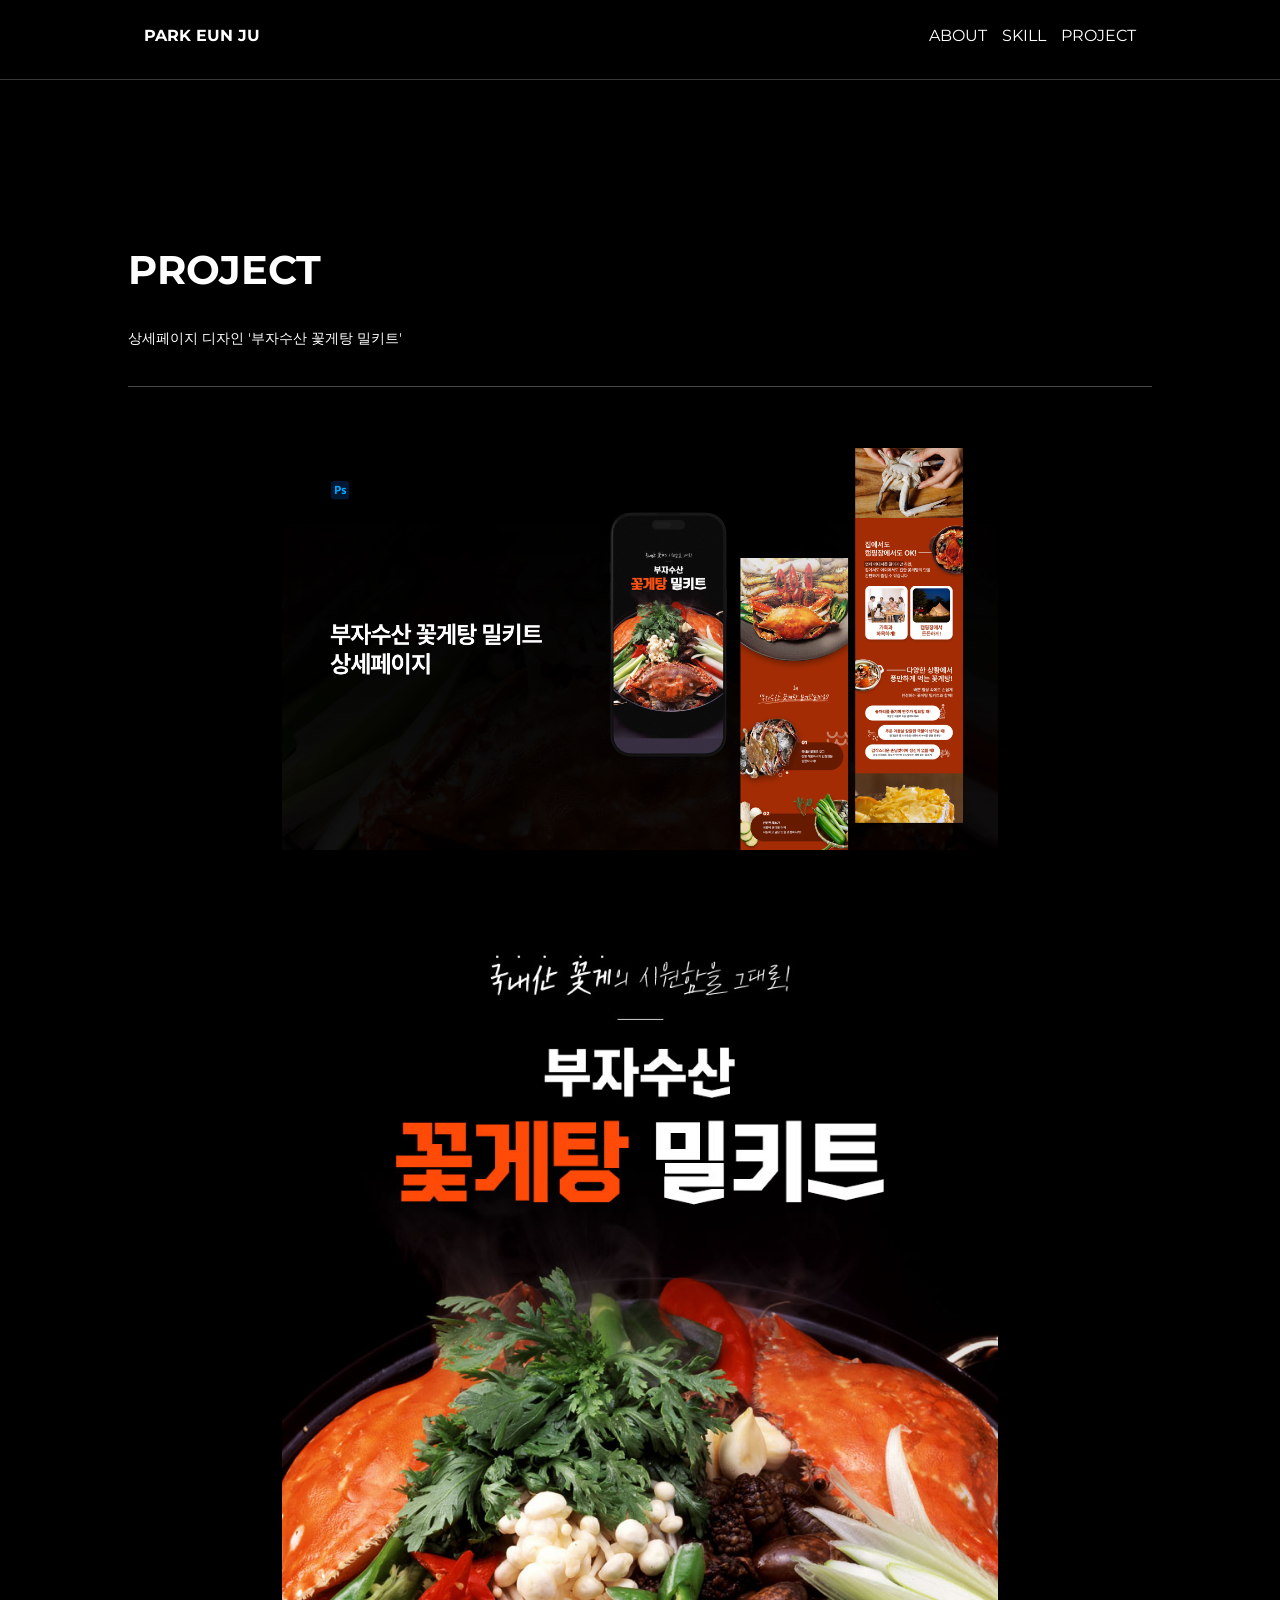
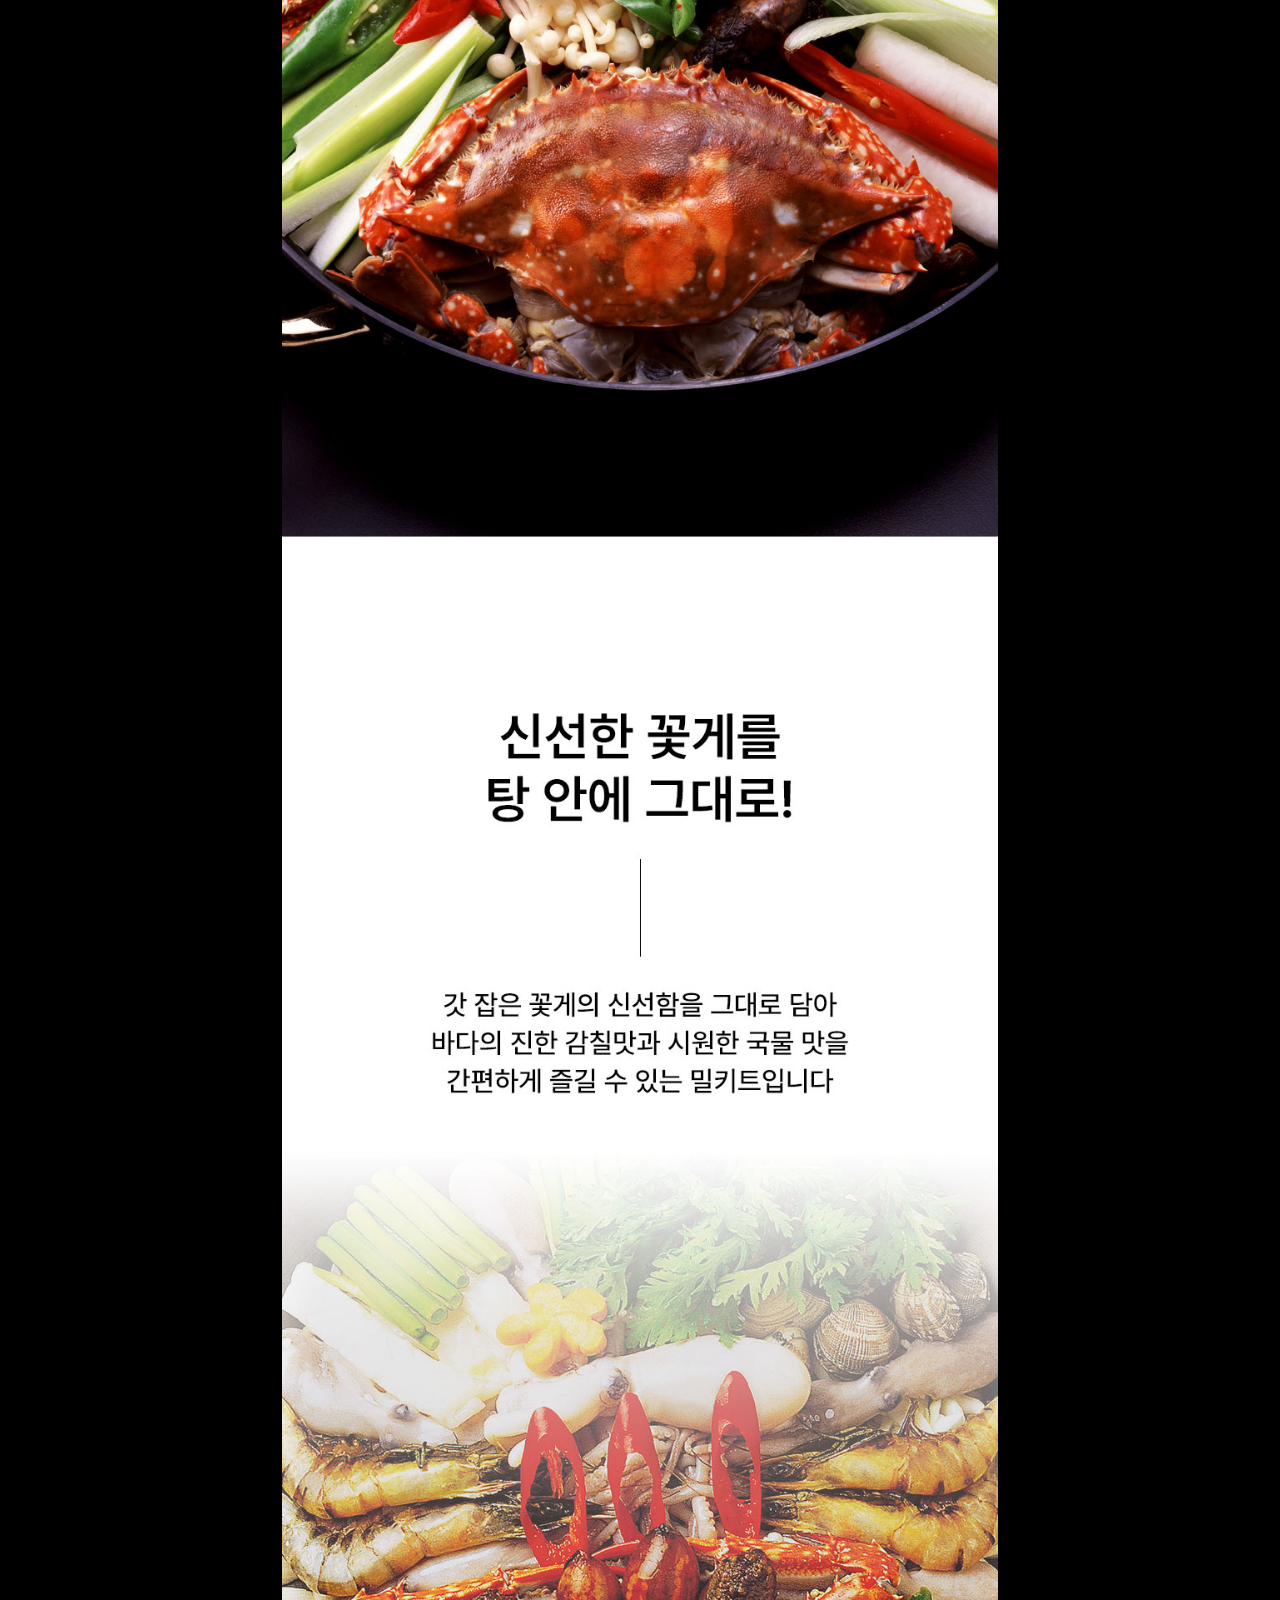
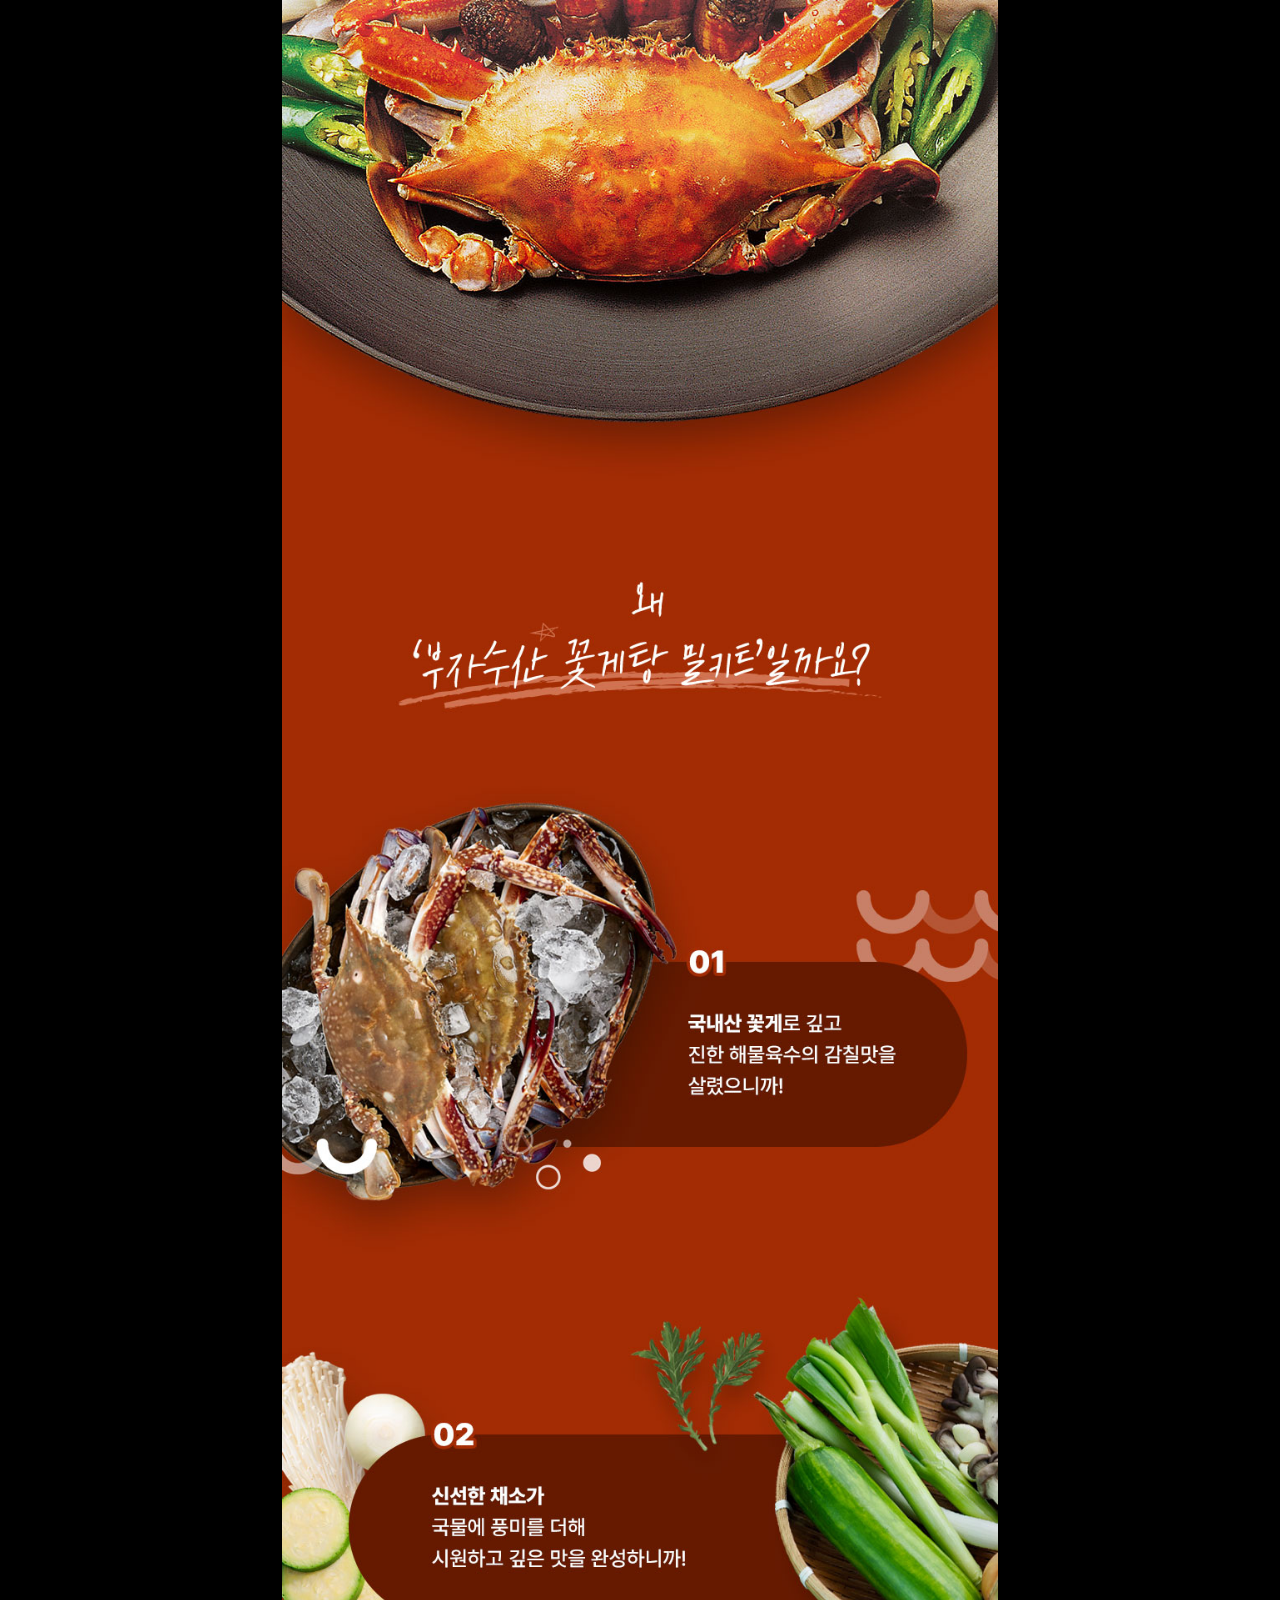
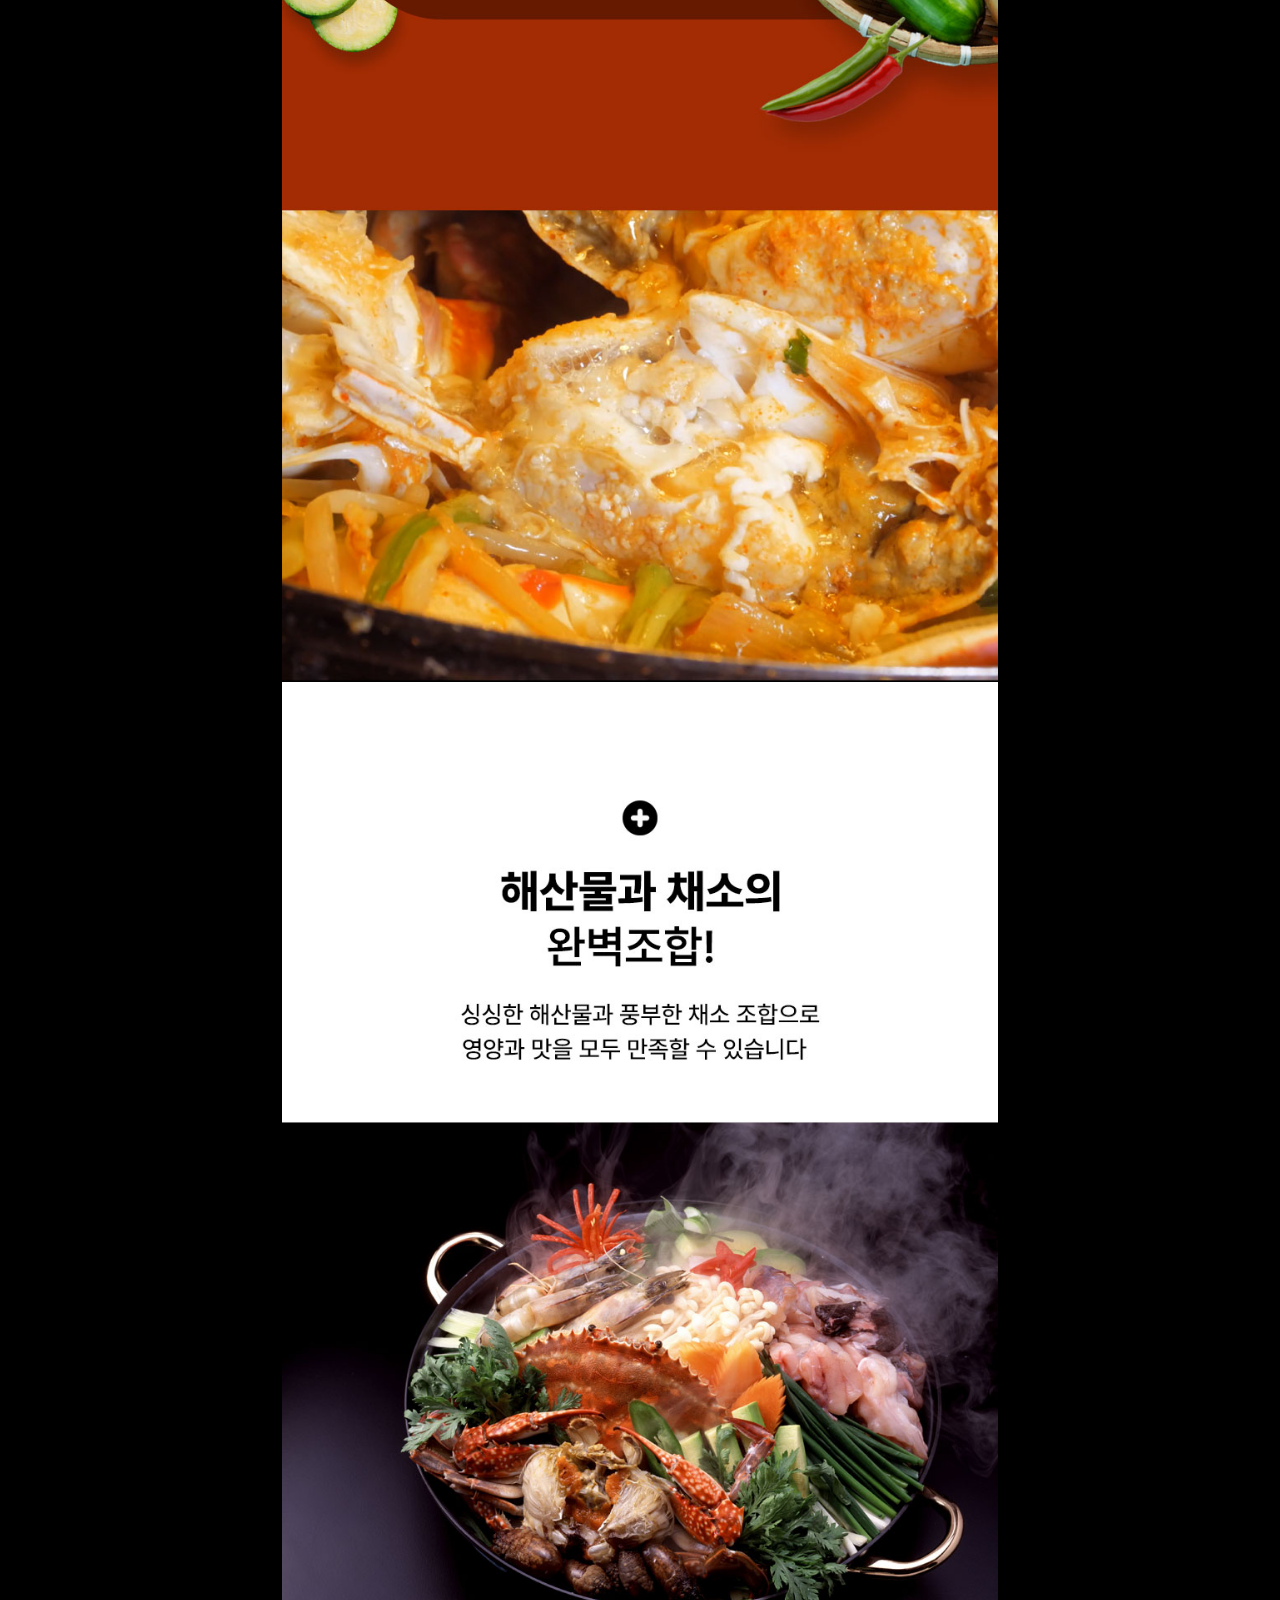
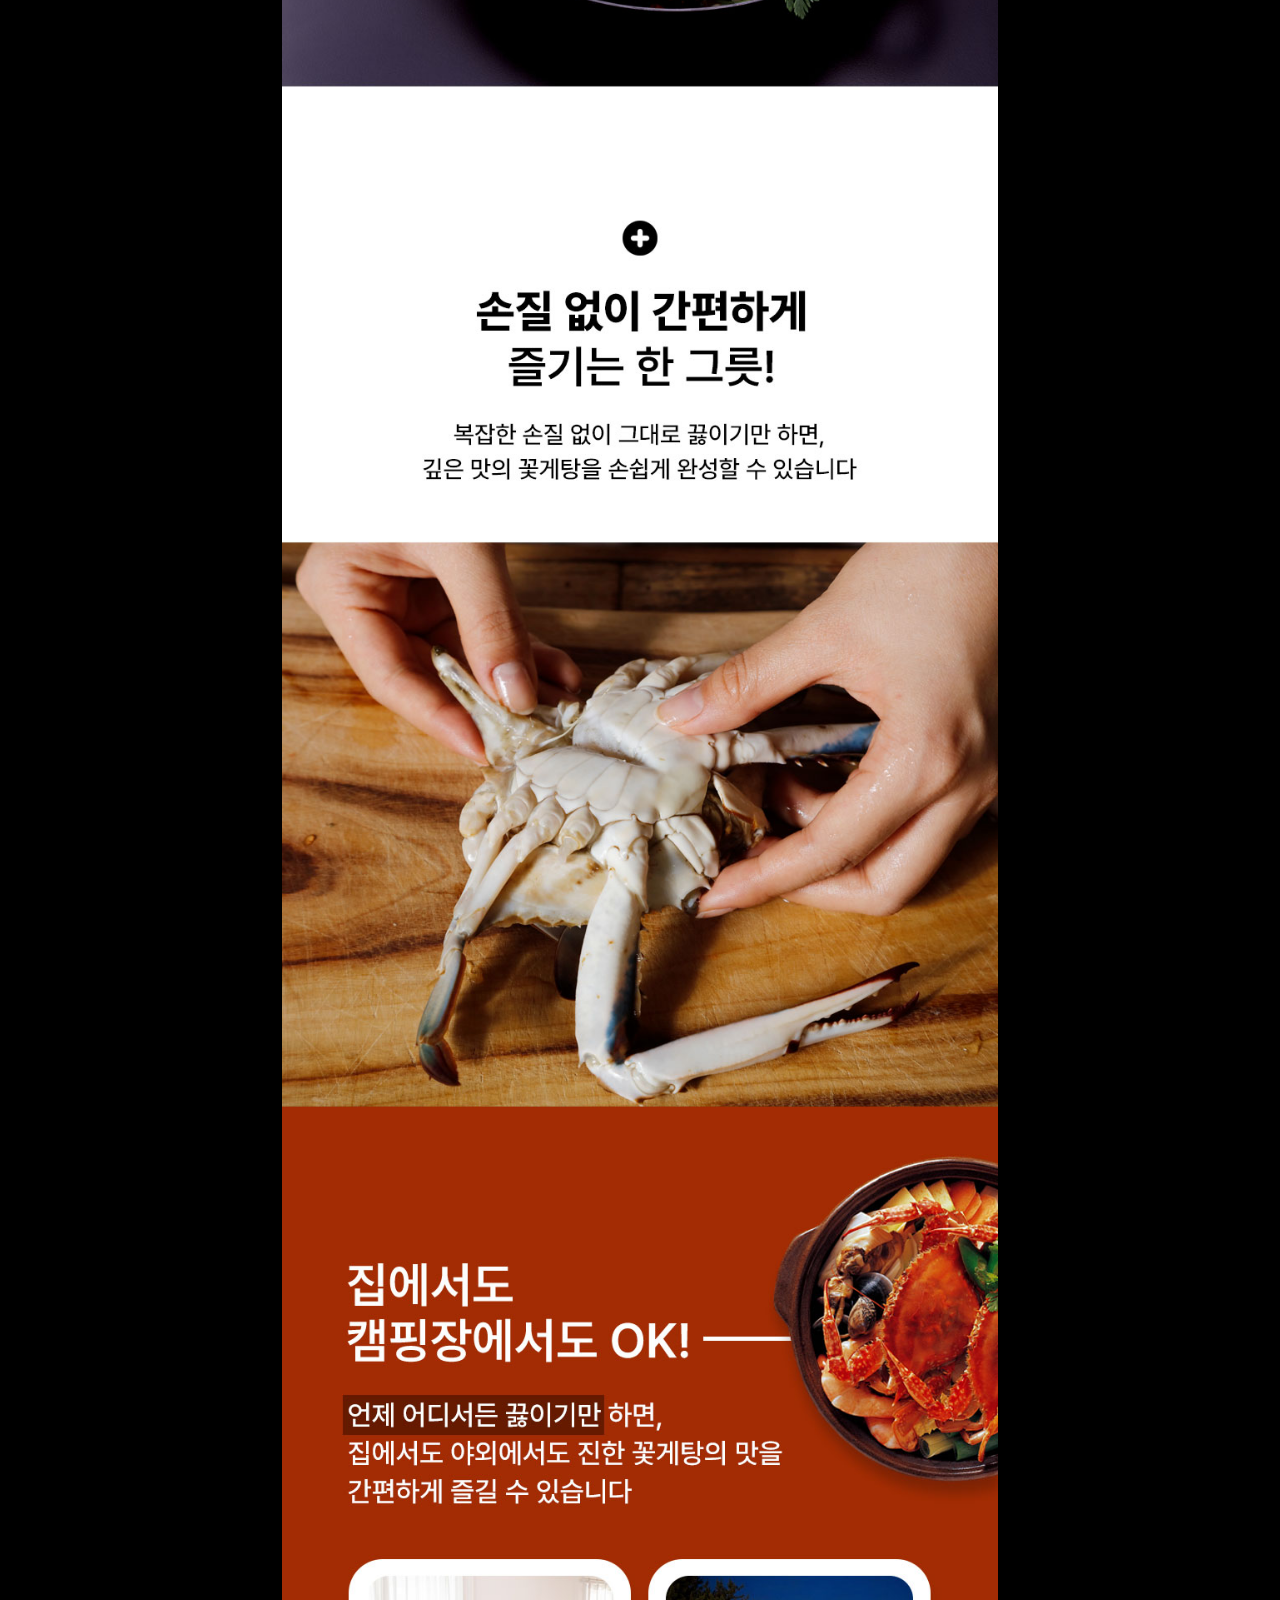
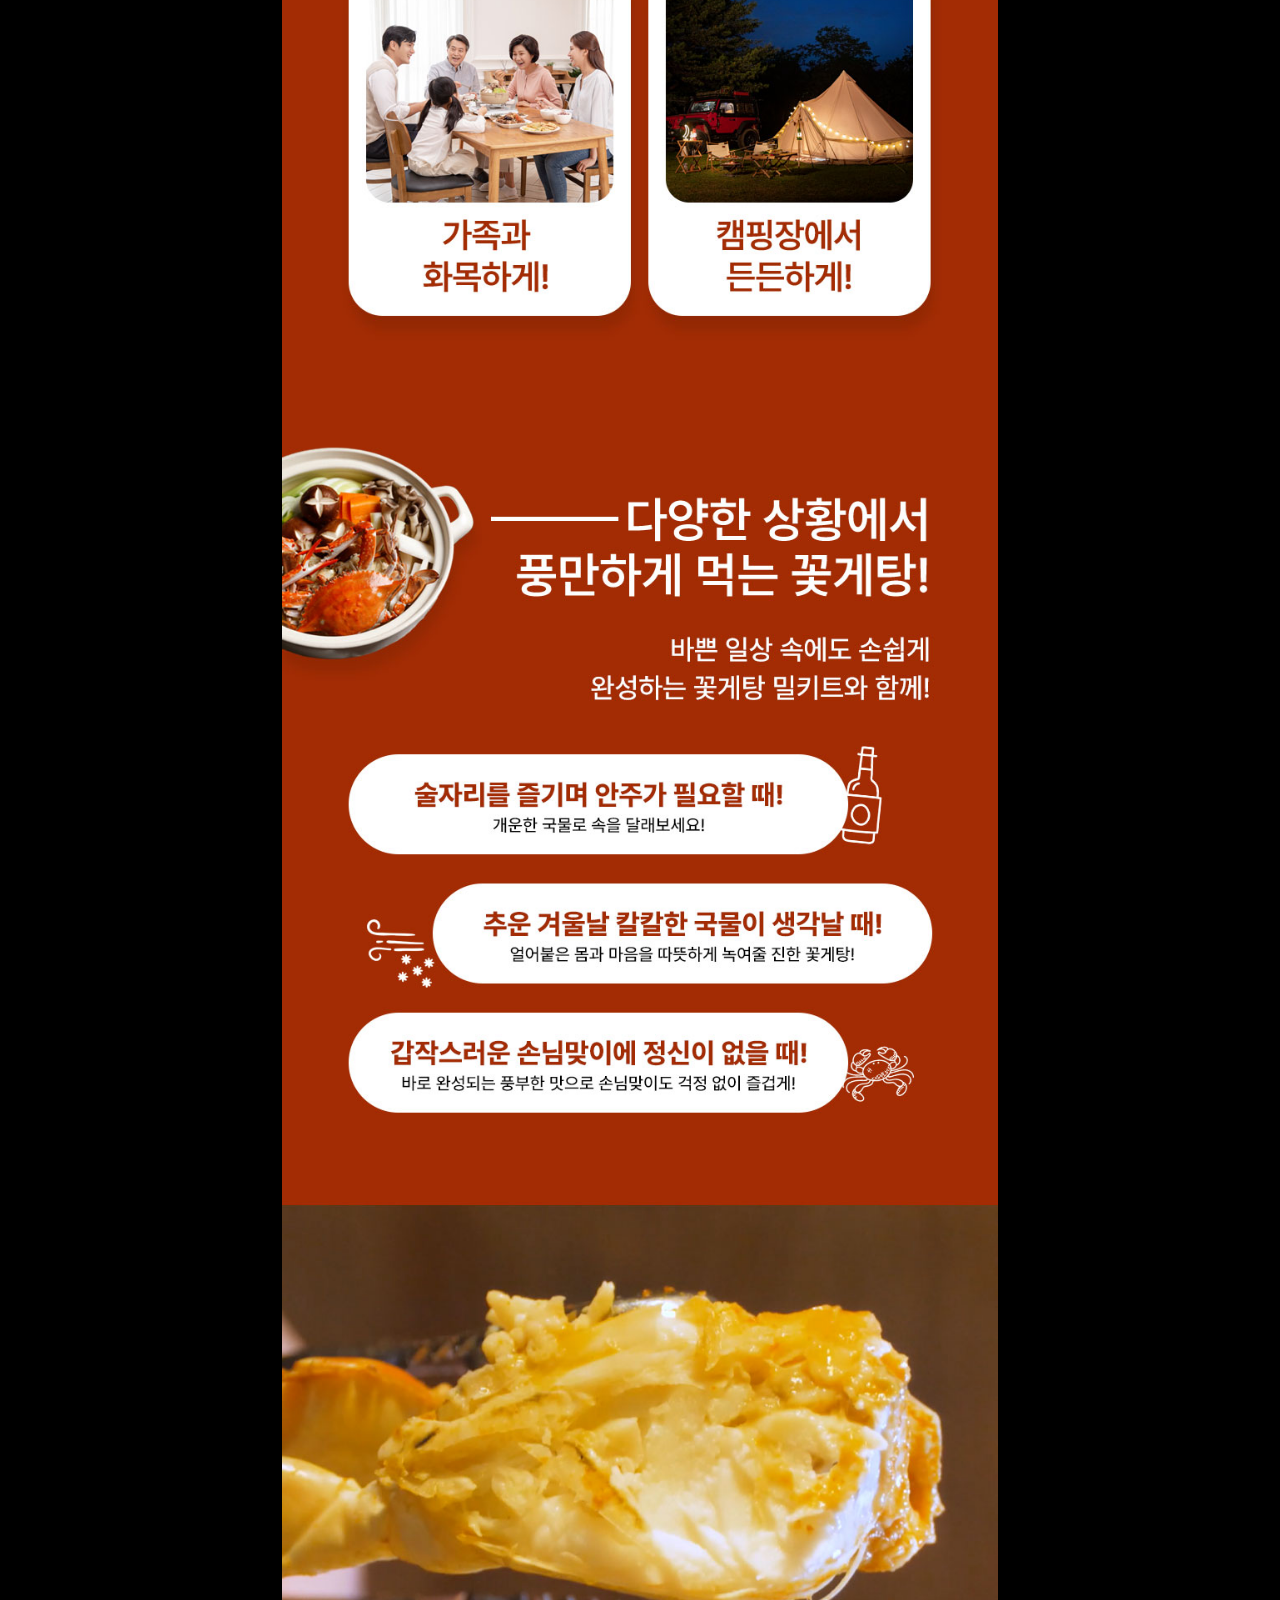
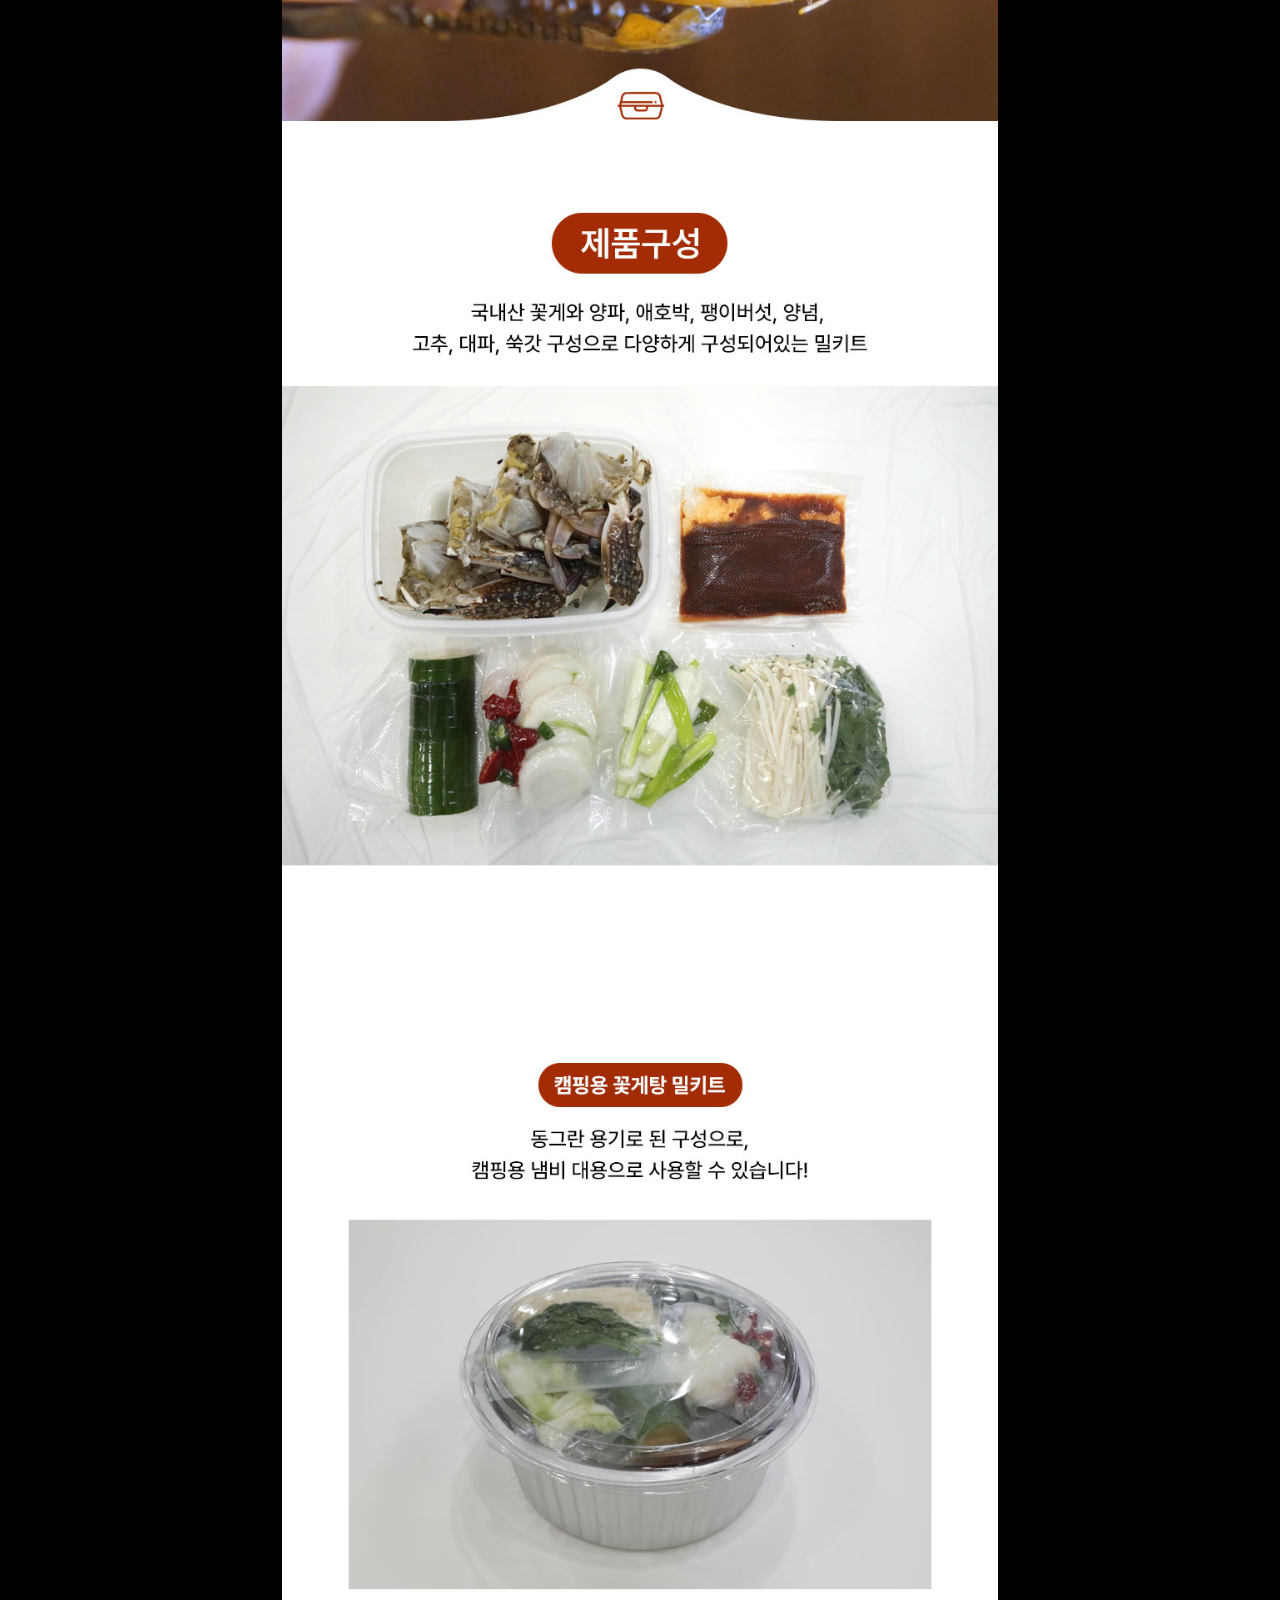
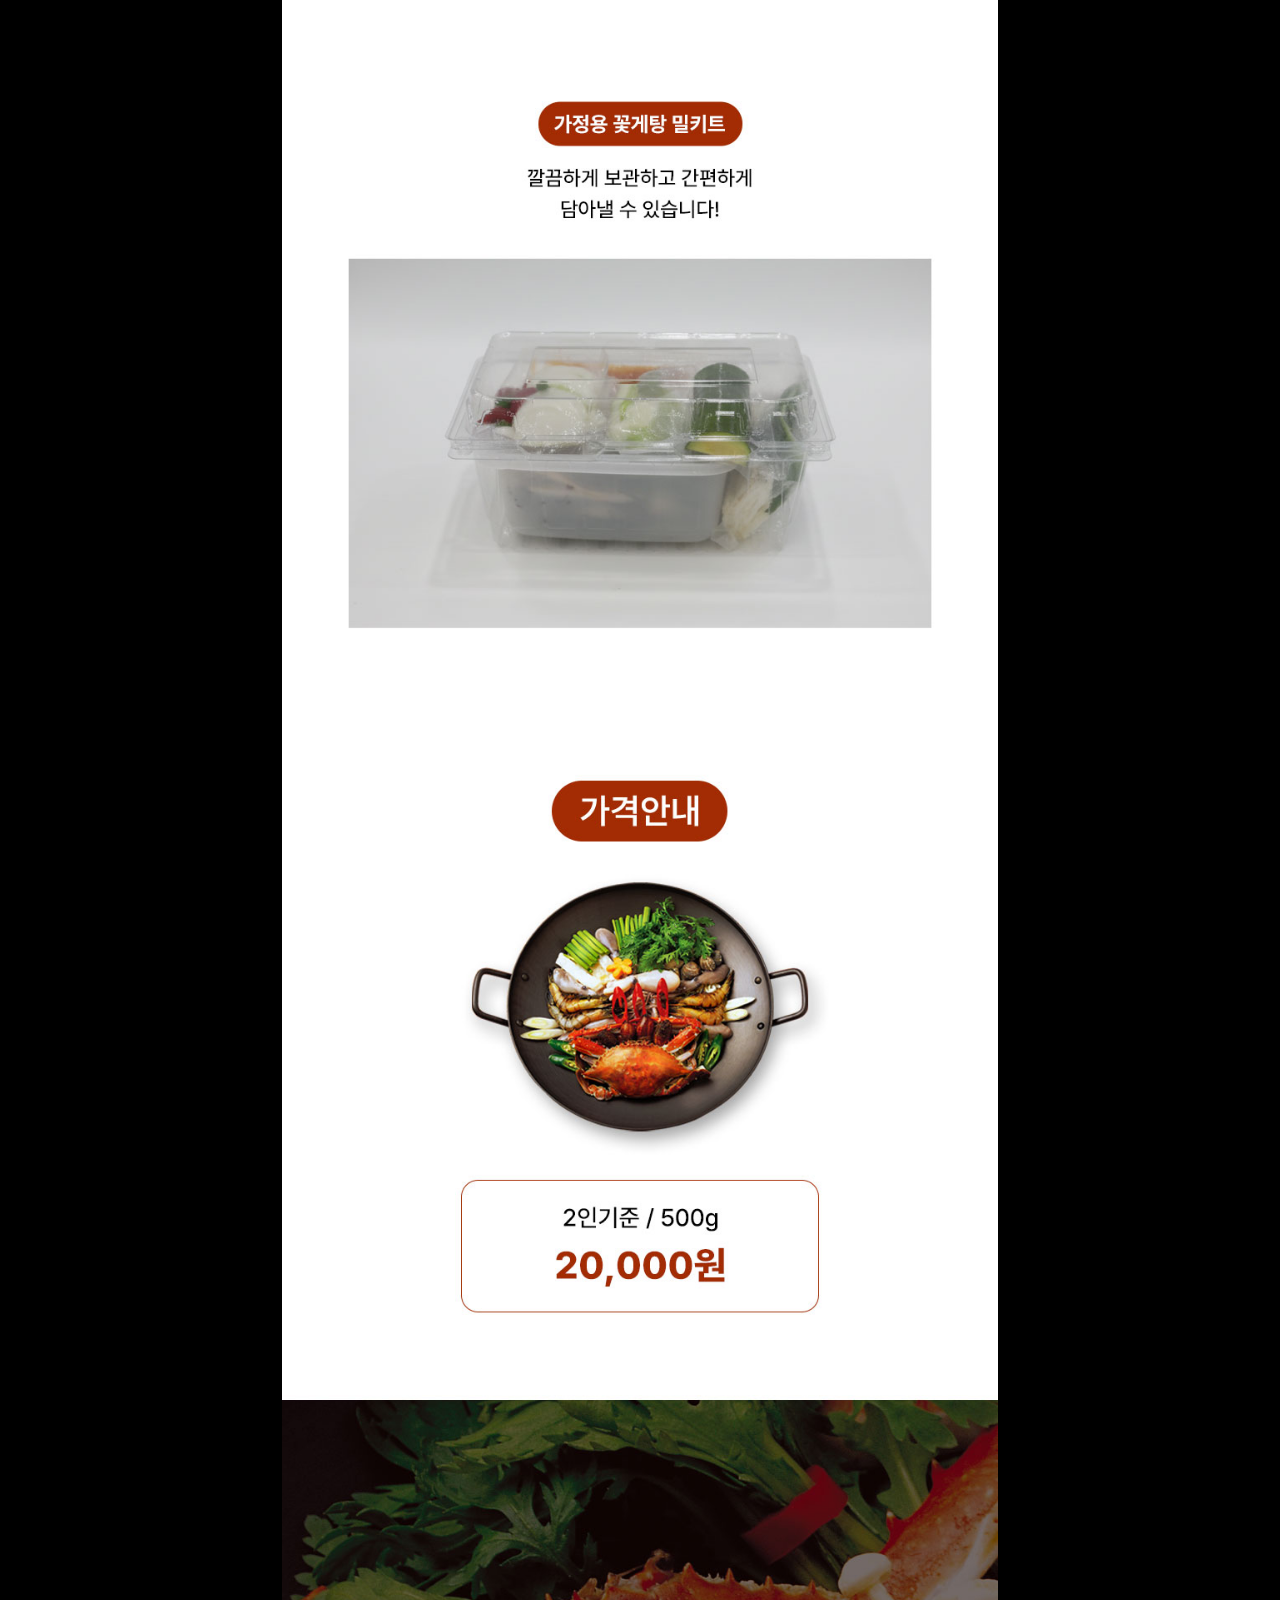
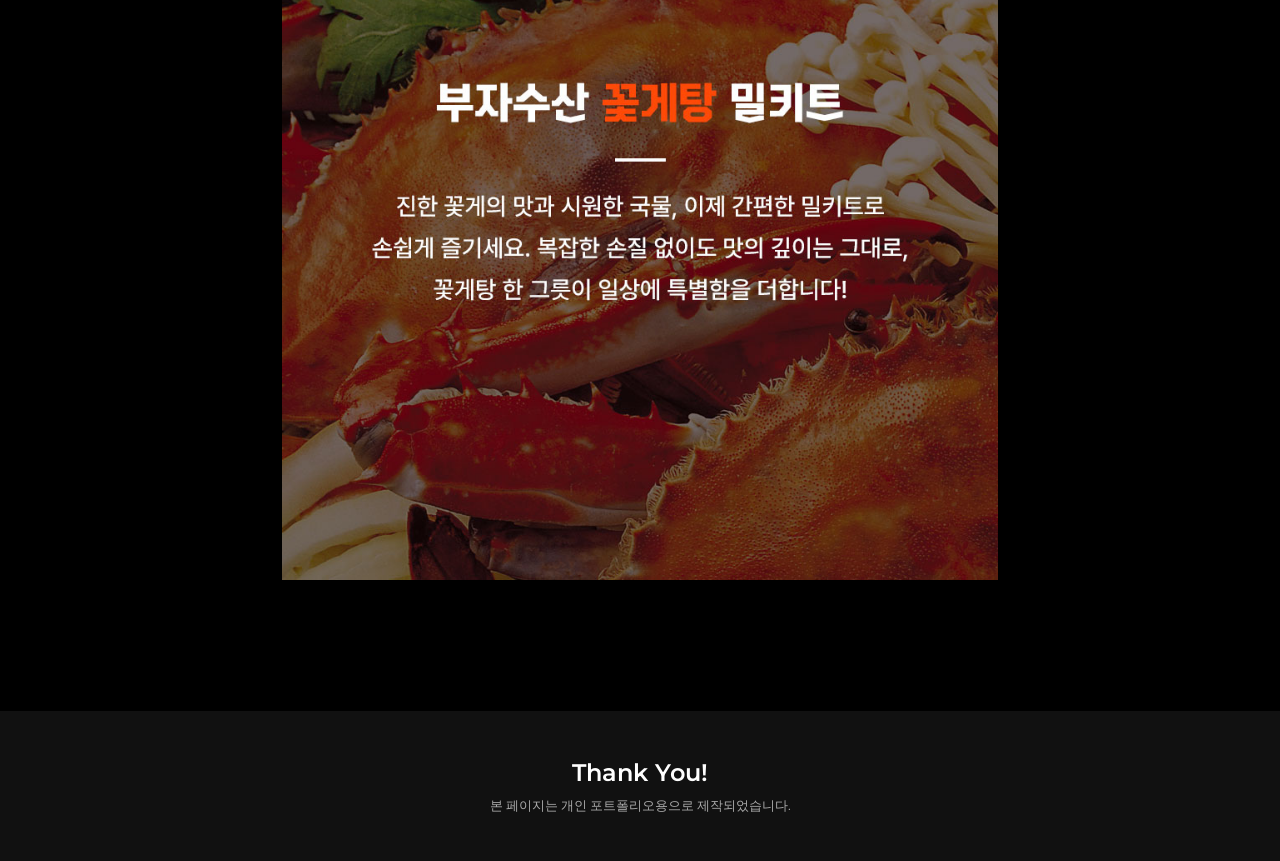
<file: sub4/index.html>
<!DOCTYPE html>
<html lang="ko">
<head>
    <meta charset="UTF-8">
    <meta name="viewport" content="width=device-width, initial-scale=1.0">
    <title>여름축제 BEST4-카드뉴스 디자인</title>

    <link rel="stylesheet" href="css/reset.css">
    <link rel="stylesheet" href="scss/style.scss">
    <link rel="stylesheet" href="css/style.css">


    <!--웹폰트연결-->
    <link rel="preconnect" href="https://fonts.googleapis.com">
    <link rel="preconnect" href="https://fonts.gstatic.com" crossorigin>
    <link href="https://fonts.googleapis.com/css2?family=Montserrat:ital,wght@0,100..900;1,100..900&display=swap" rel="stylesheet">
    
</head>
<body>
    <header>
            <div class="hinner">
                <h2><a href="../index.html">PARK EUN JU</a></h2>
                
                <nav>
                    <ul>
                        <li><a href="../index.html#about">ABOUT</a></li>
                        <li><a href="../index.html#skill">SKILL</a></li>
                        <li><a href="../index.html#project">PROJECT</a></li>
                    </ul>
                </nav>
            </div><!--//hinner-->
    </header>


     <div class="wrap">
        <div class="inner">
            <div class="detail">
                <h1>PROJECT</h1>
                <h3>상세페이지 디자인 '부자수산 꽃게탕 밀키트'</h3>

                <ul class="img">
                    <li><img src="img/detail_booza.jpg" alt="부자수산 상세페이지 썸네일"></li>
                    <li><img src="img/booza_detailpage.jpg" alt="부자수산 상세페이지"></li>
                </ul>
            </div>
        </div>
    </div>

     <footer>
            <div class="ftxt">
                <span>Thank You!</span>
                <p>본 페이지는 개인 포트폴리오용으로 제작되었습니다.</p>
            </div>
        </footer>
</body>
</html>
</file>
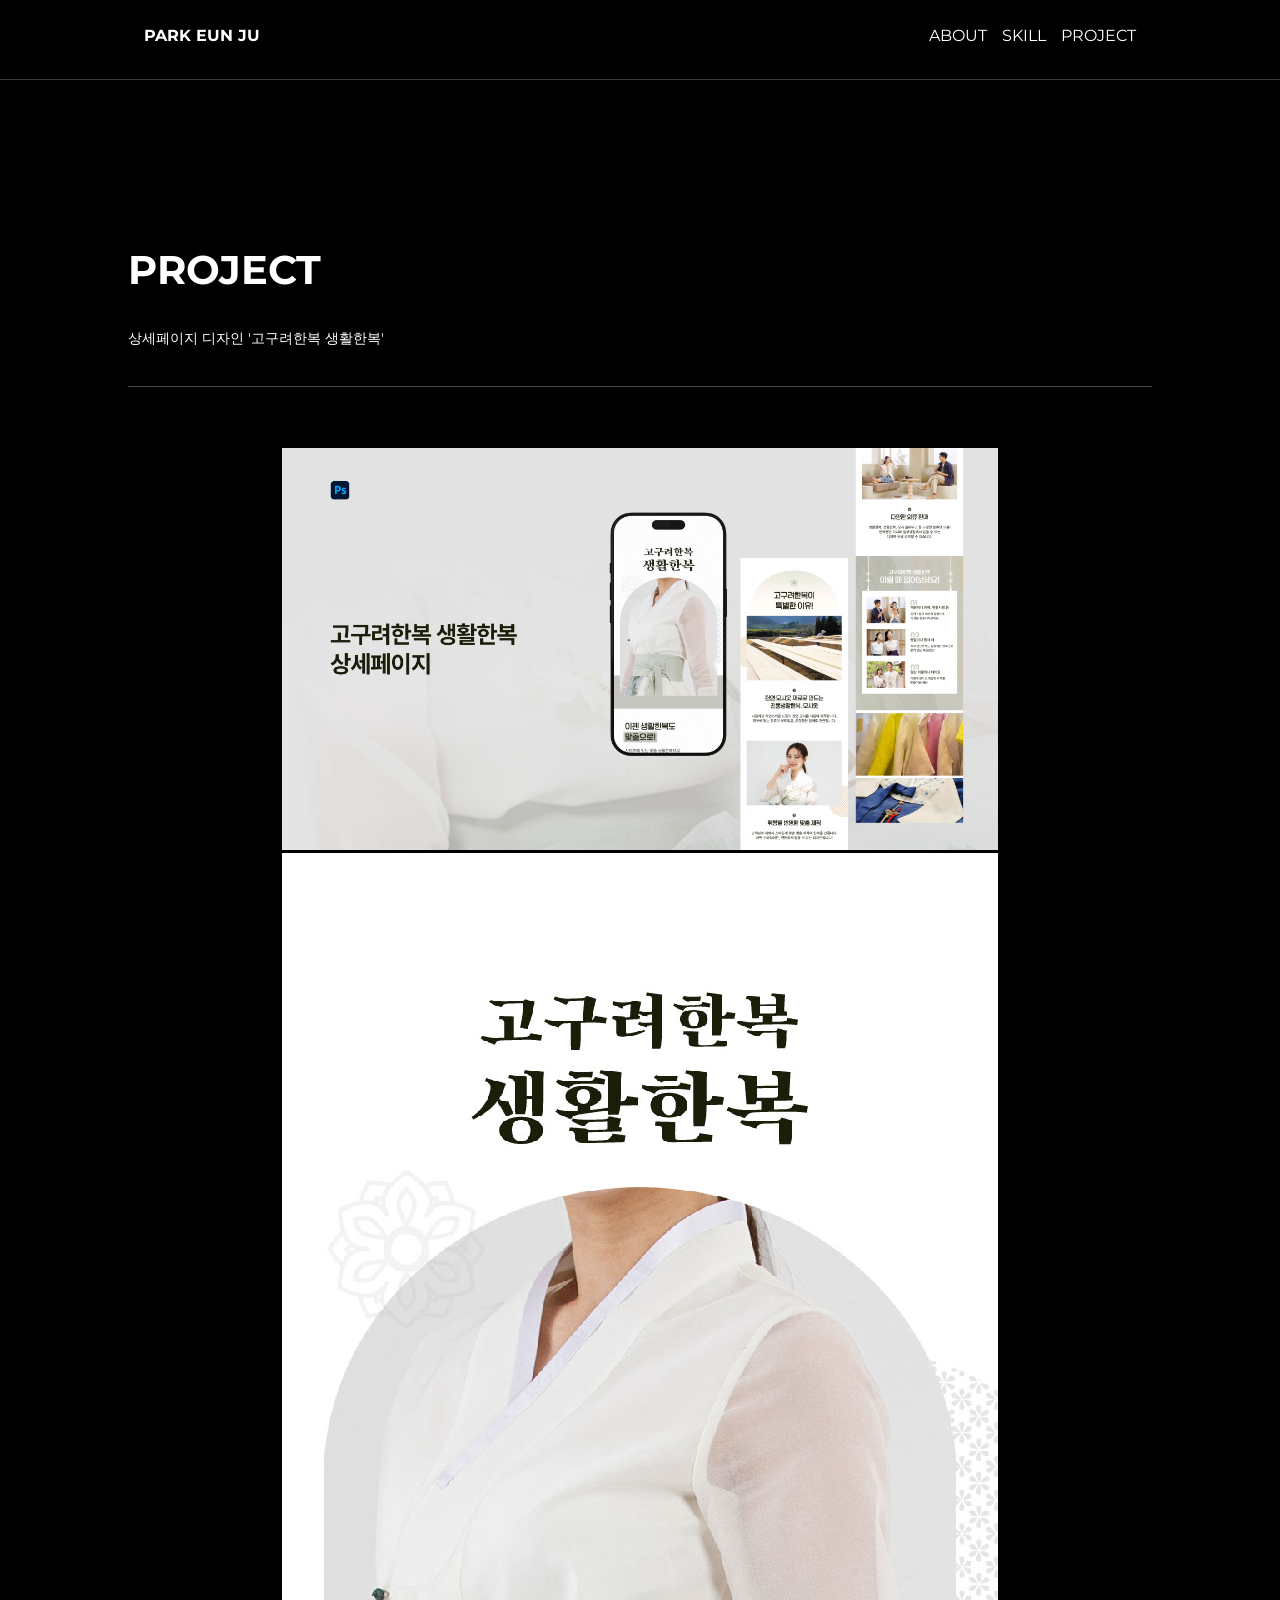
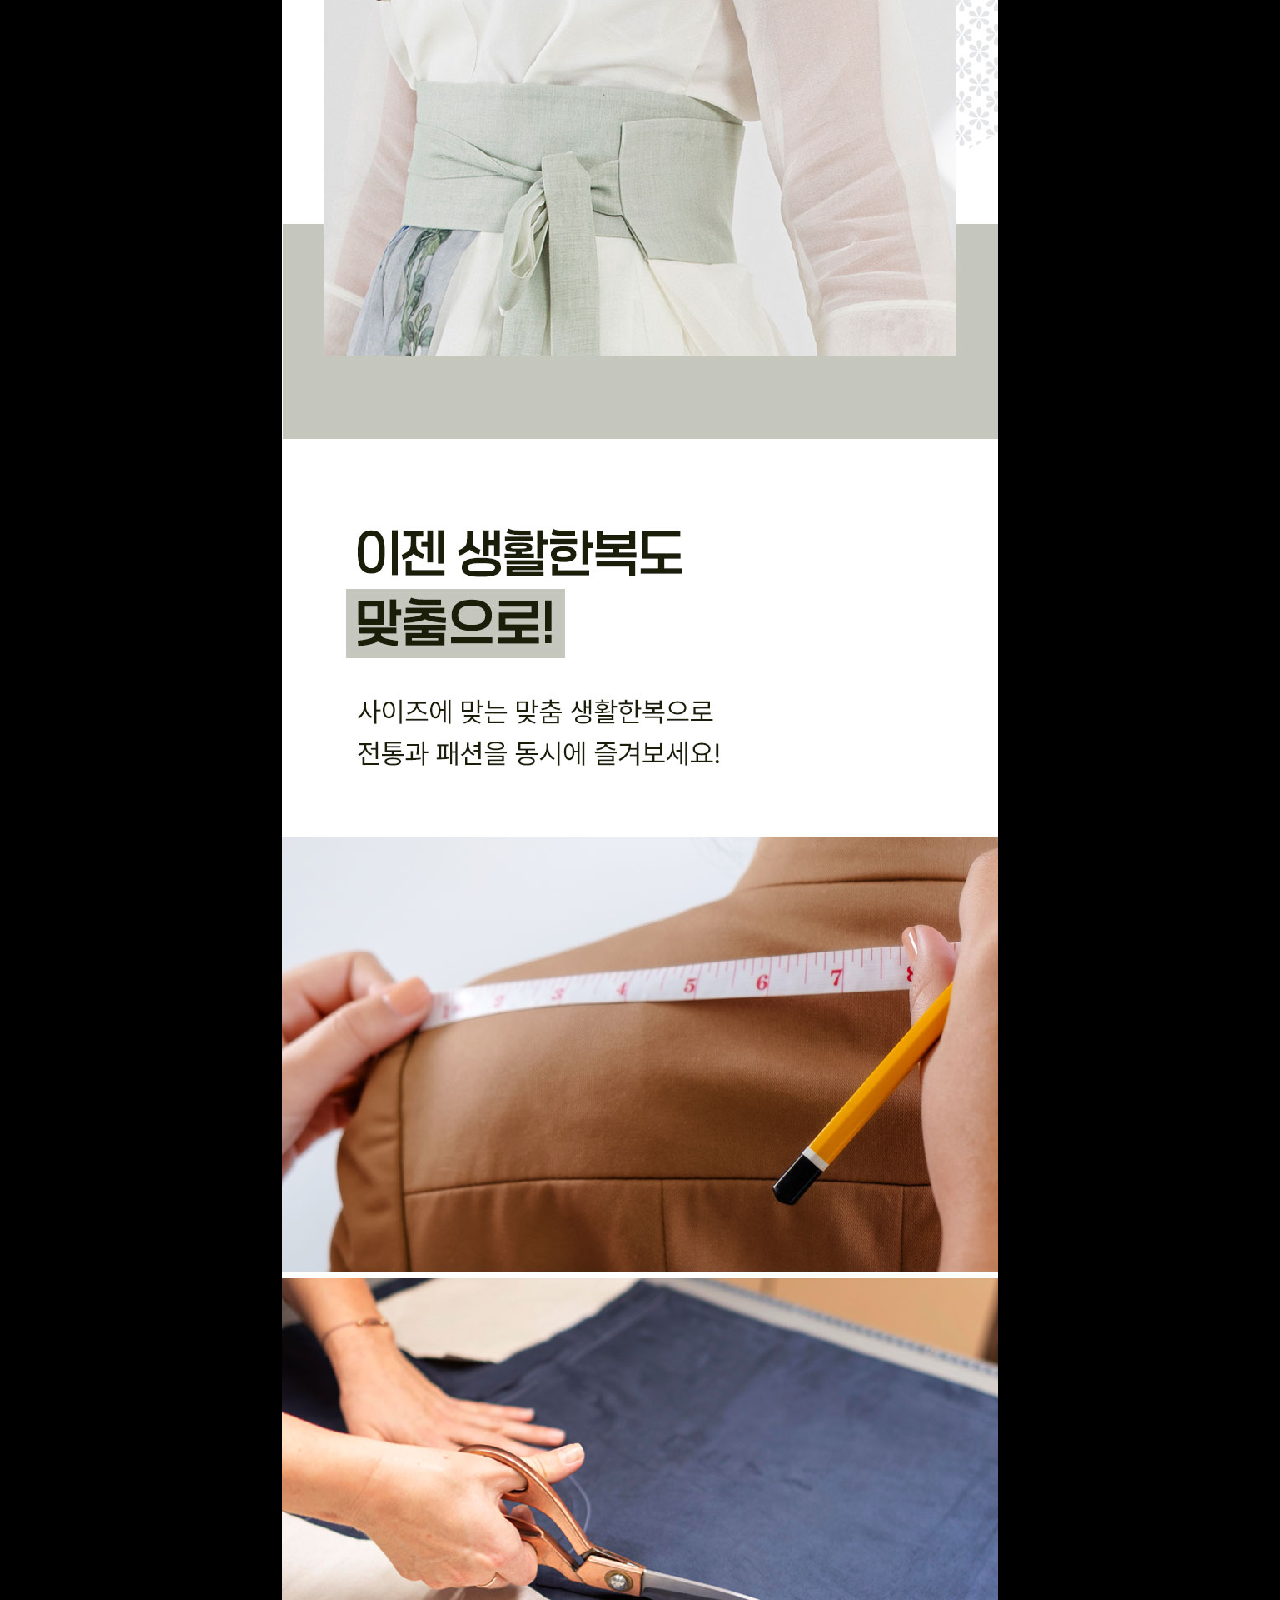
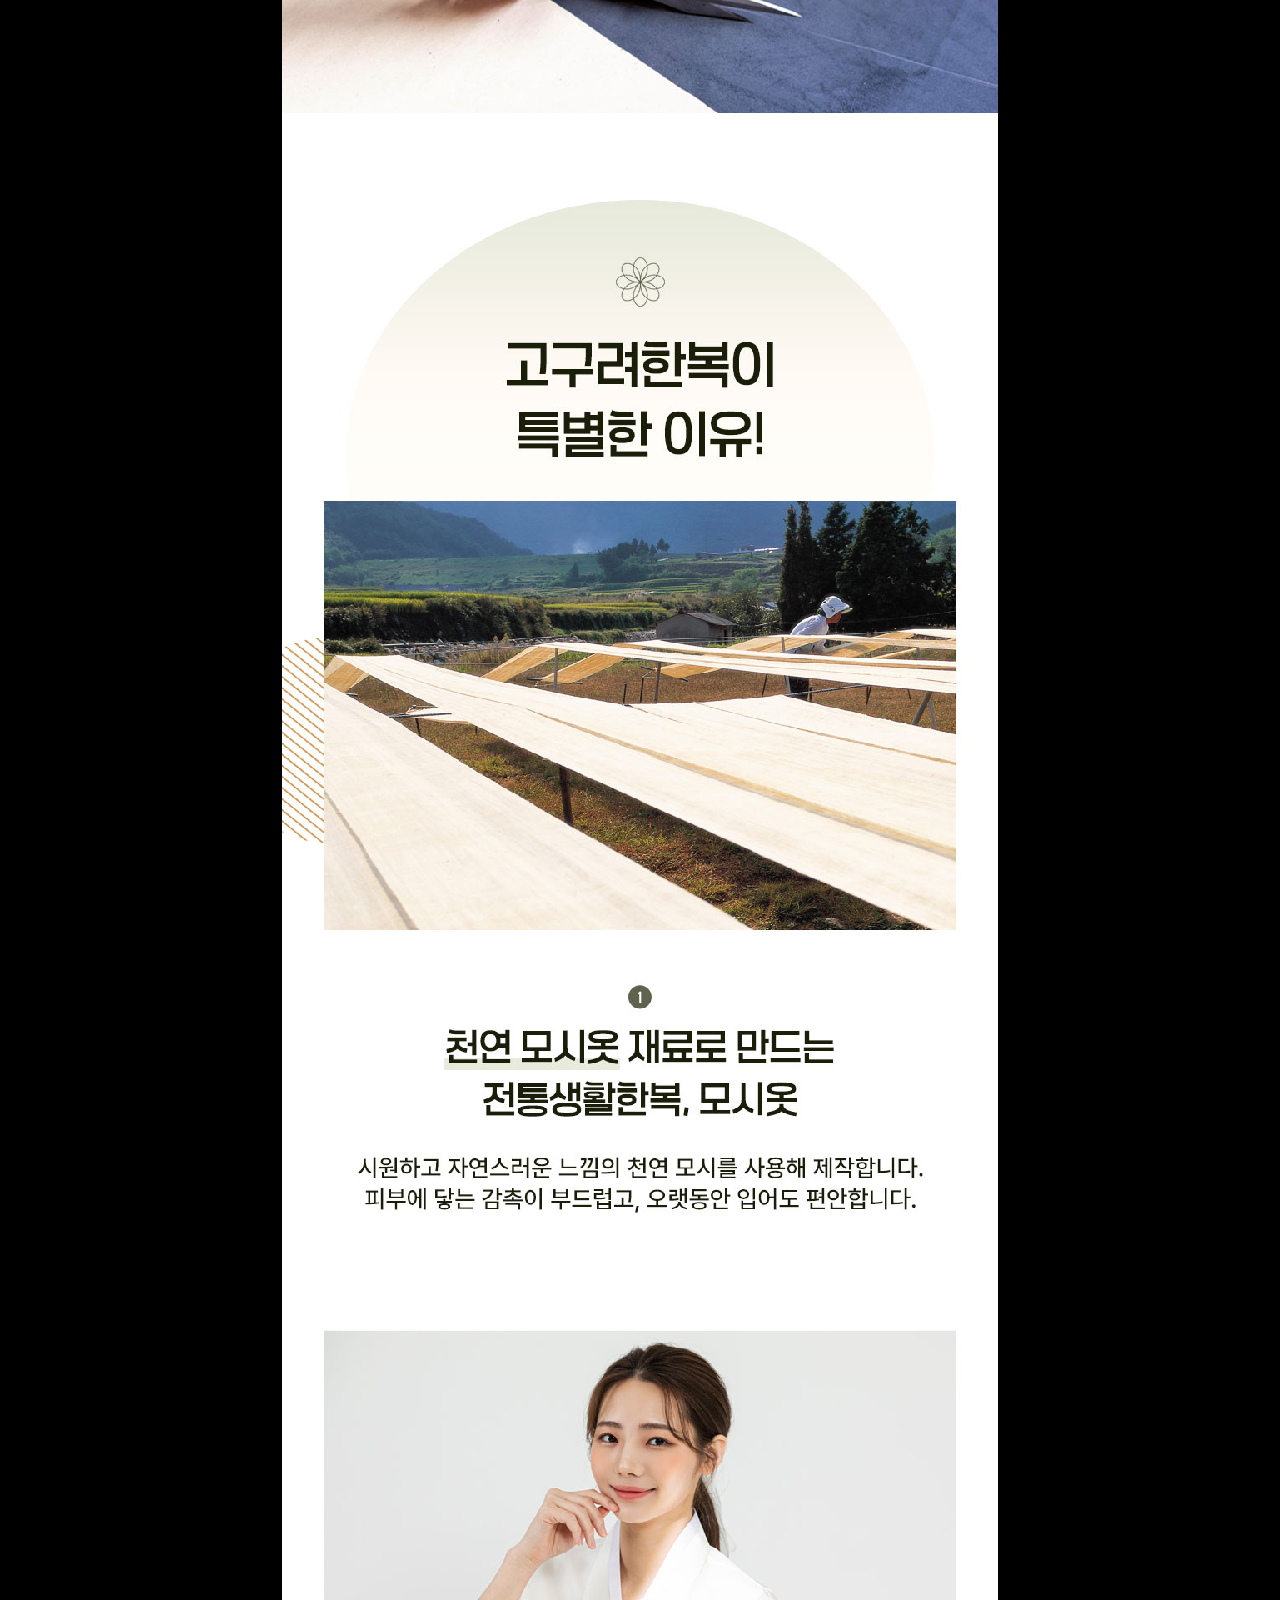
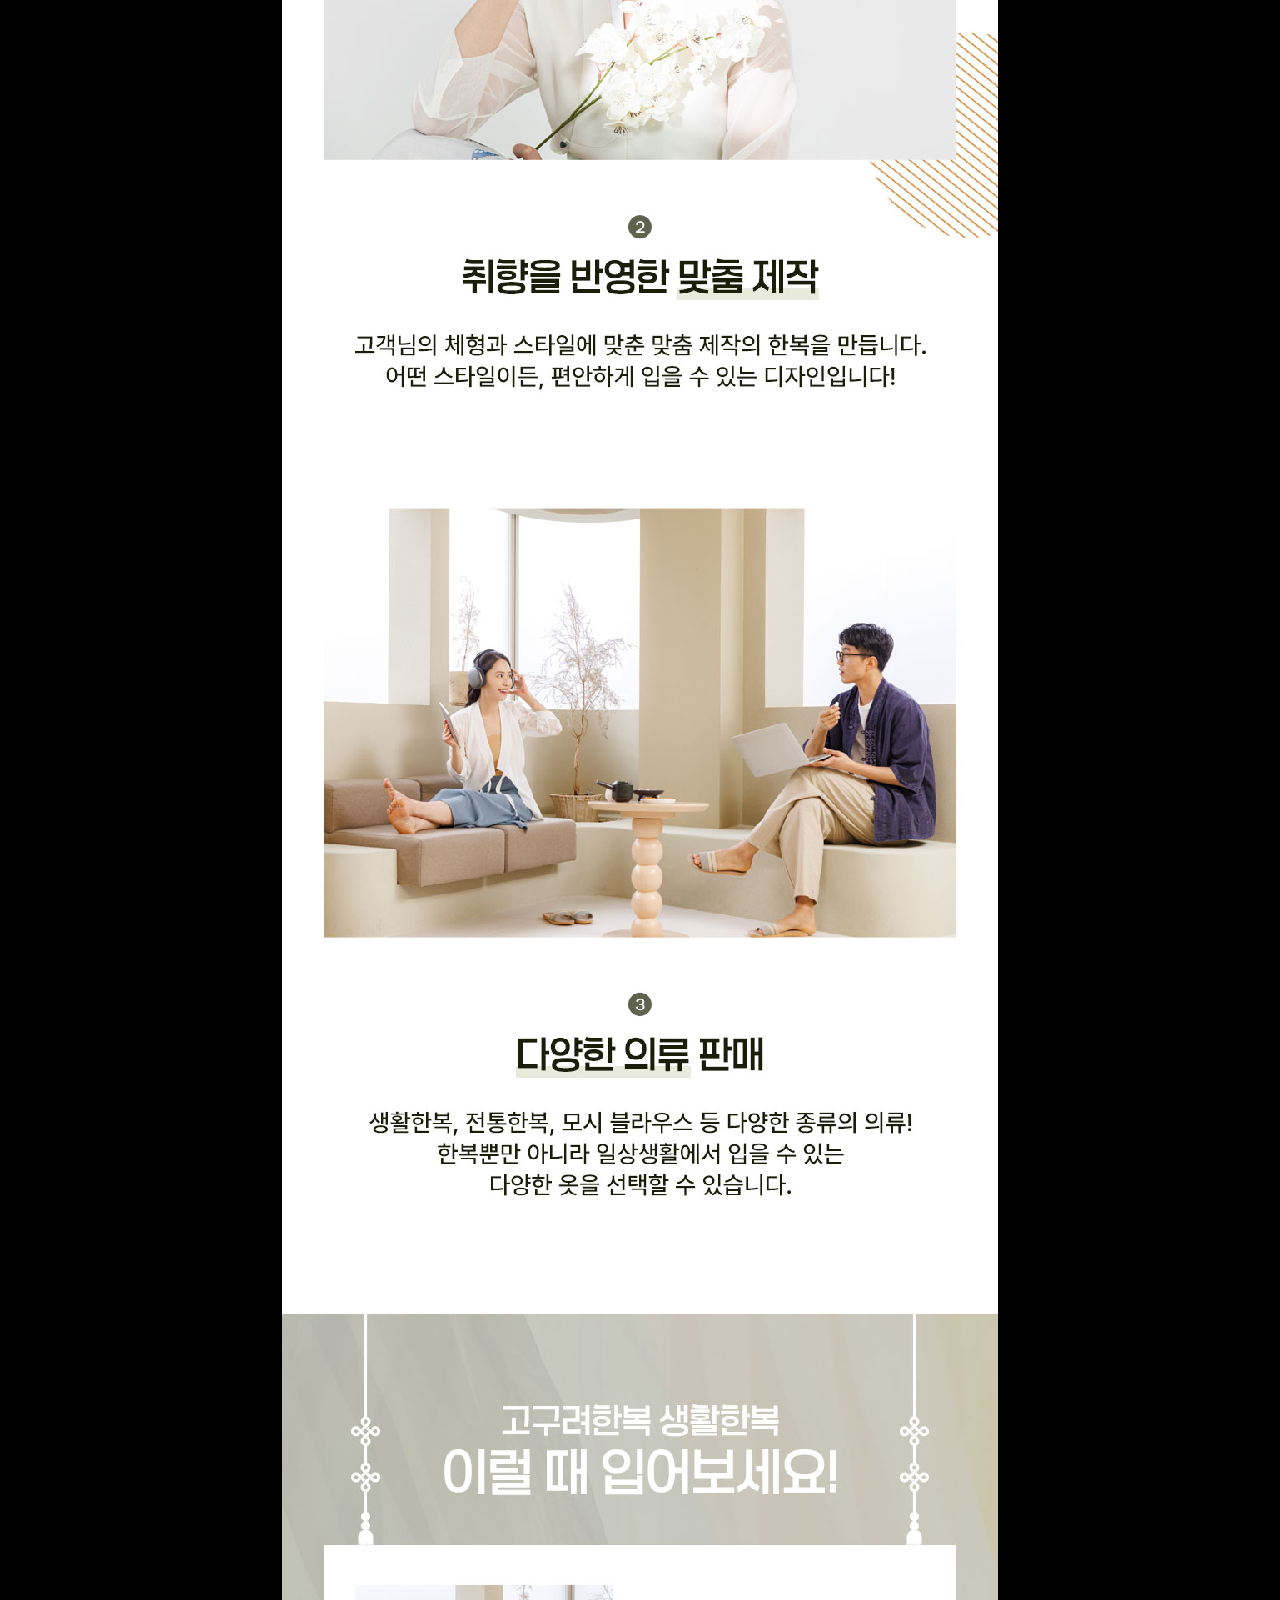
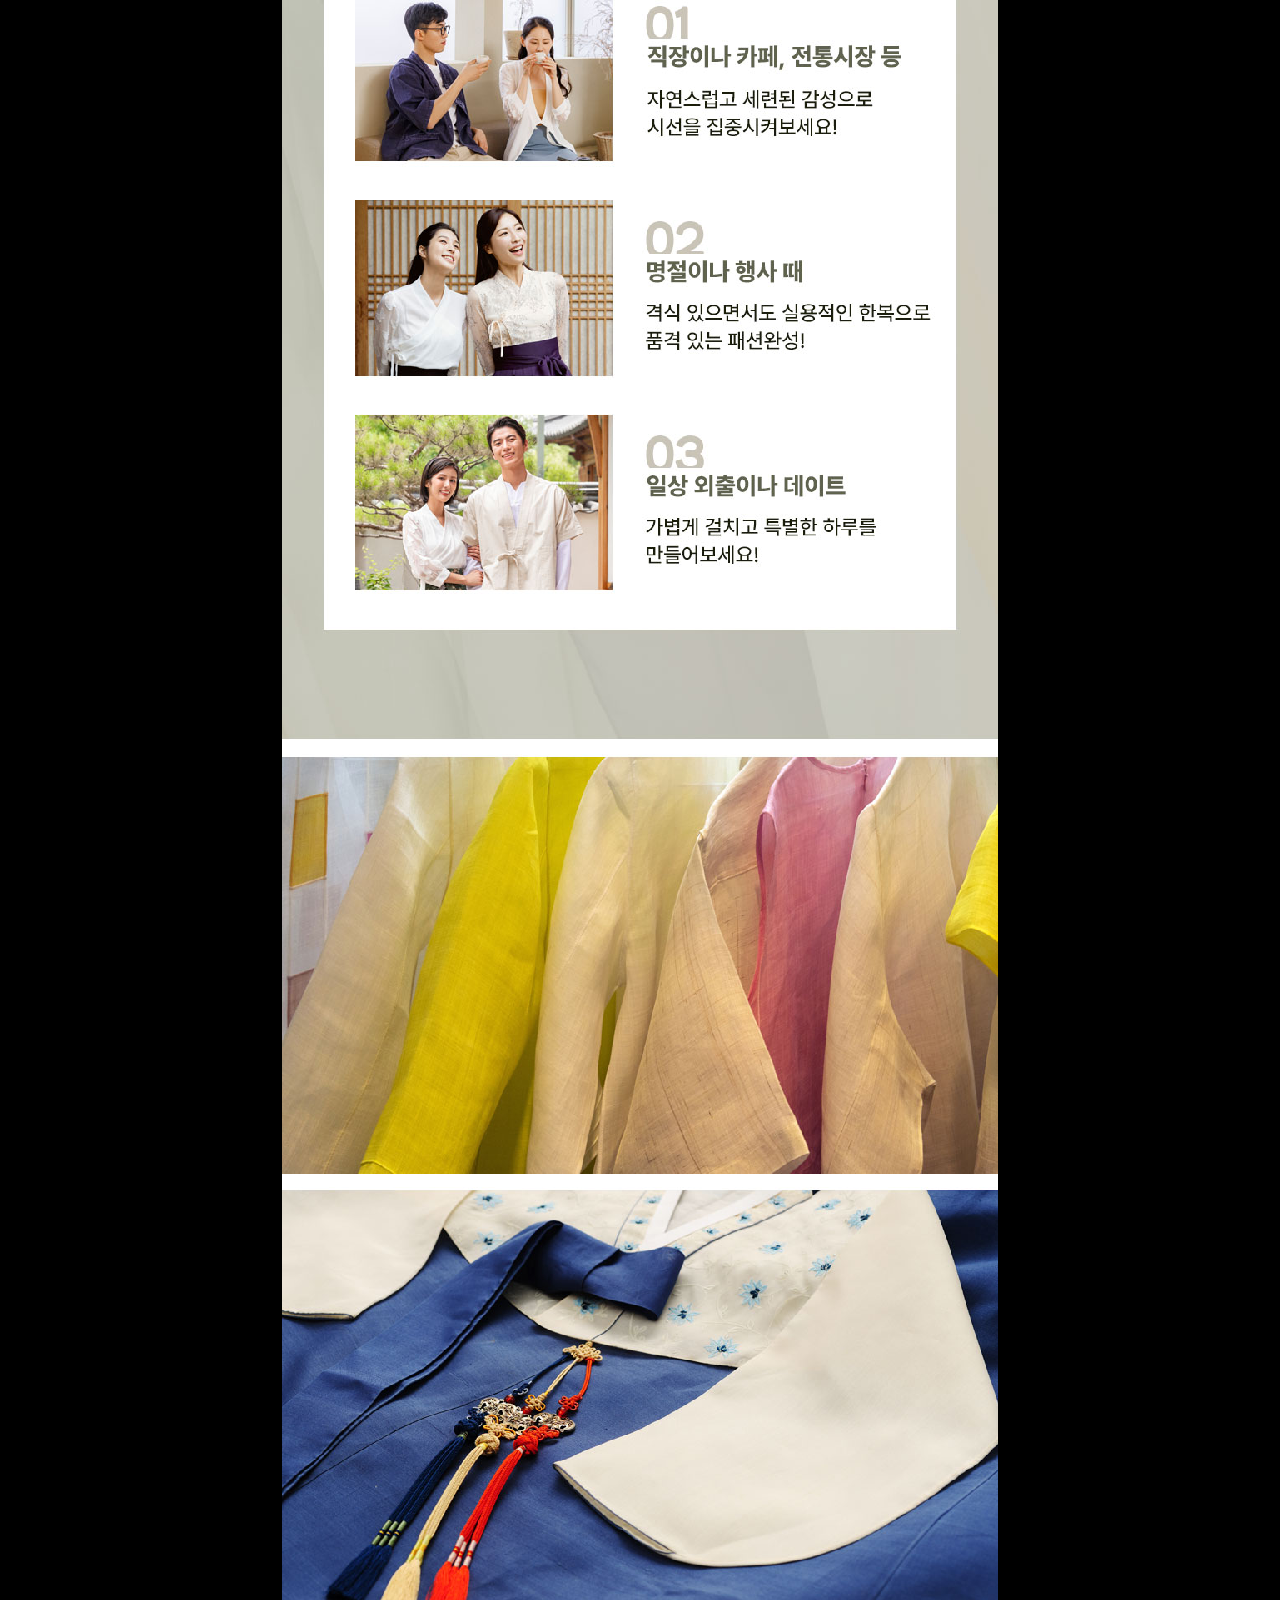
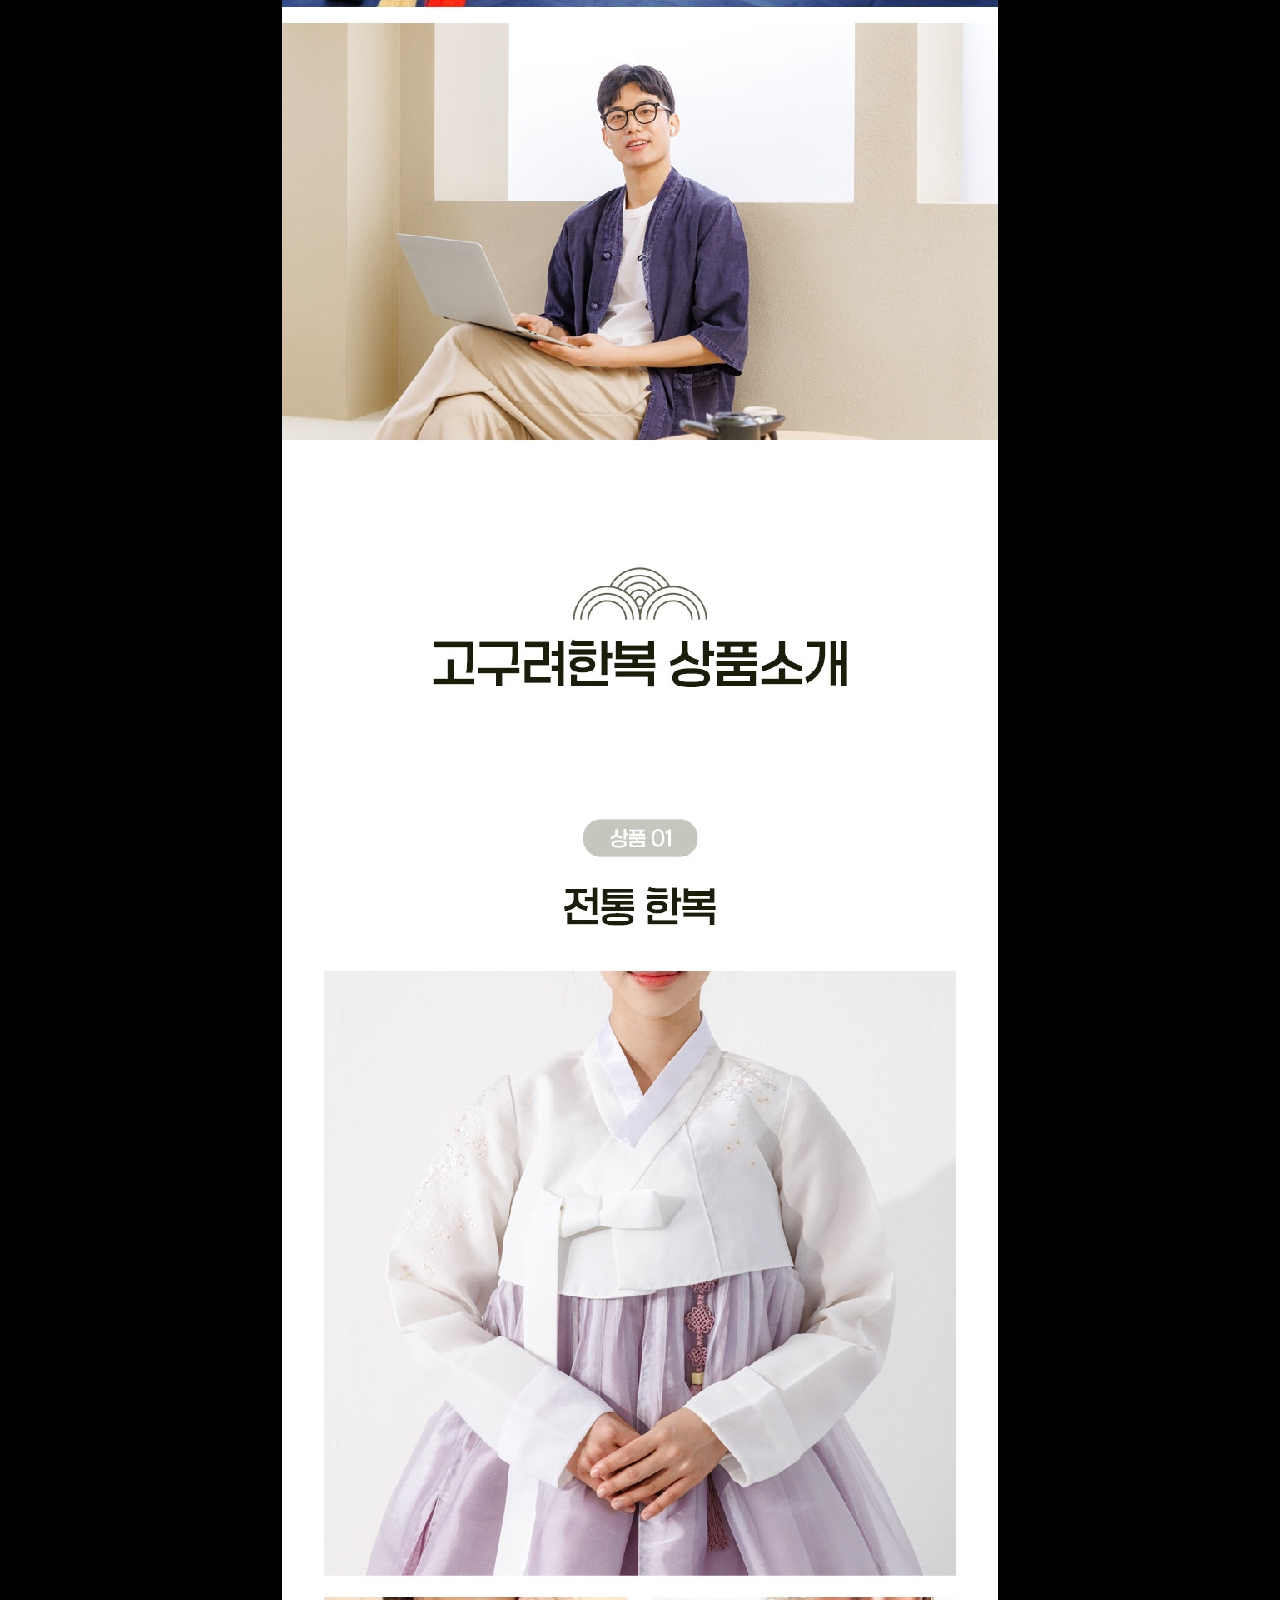
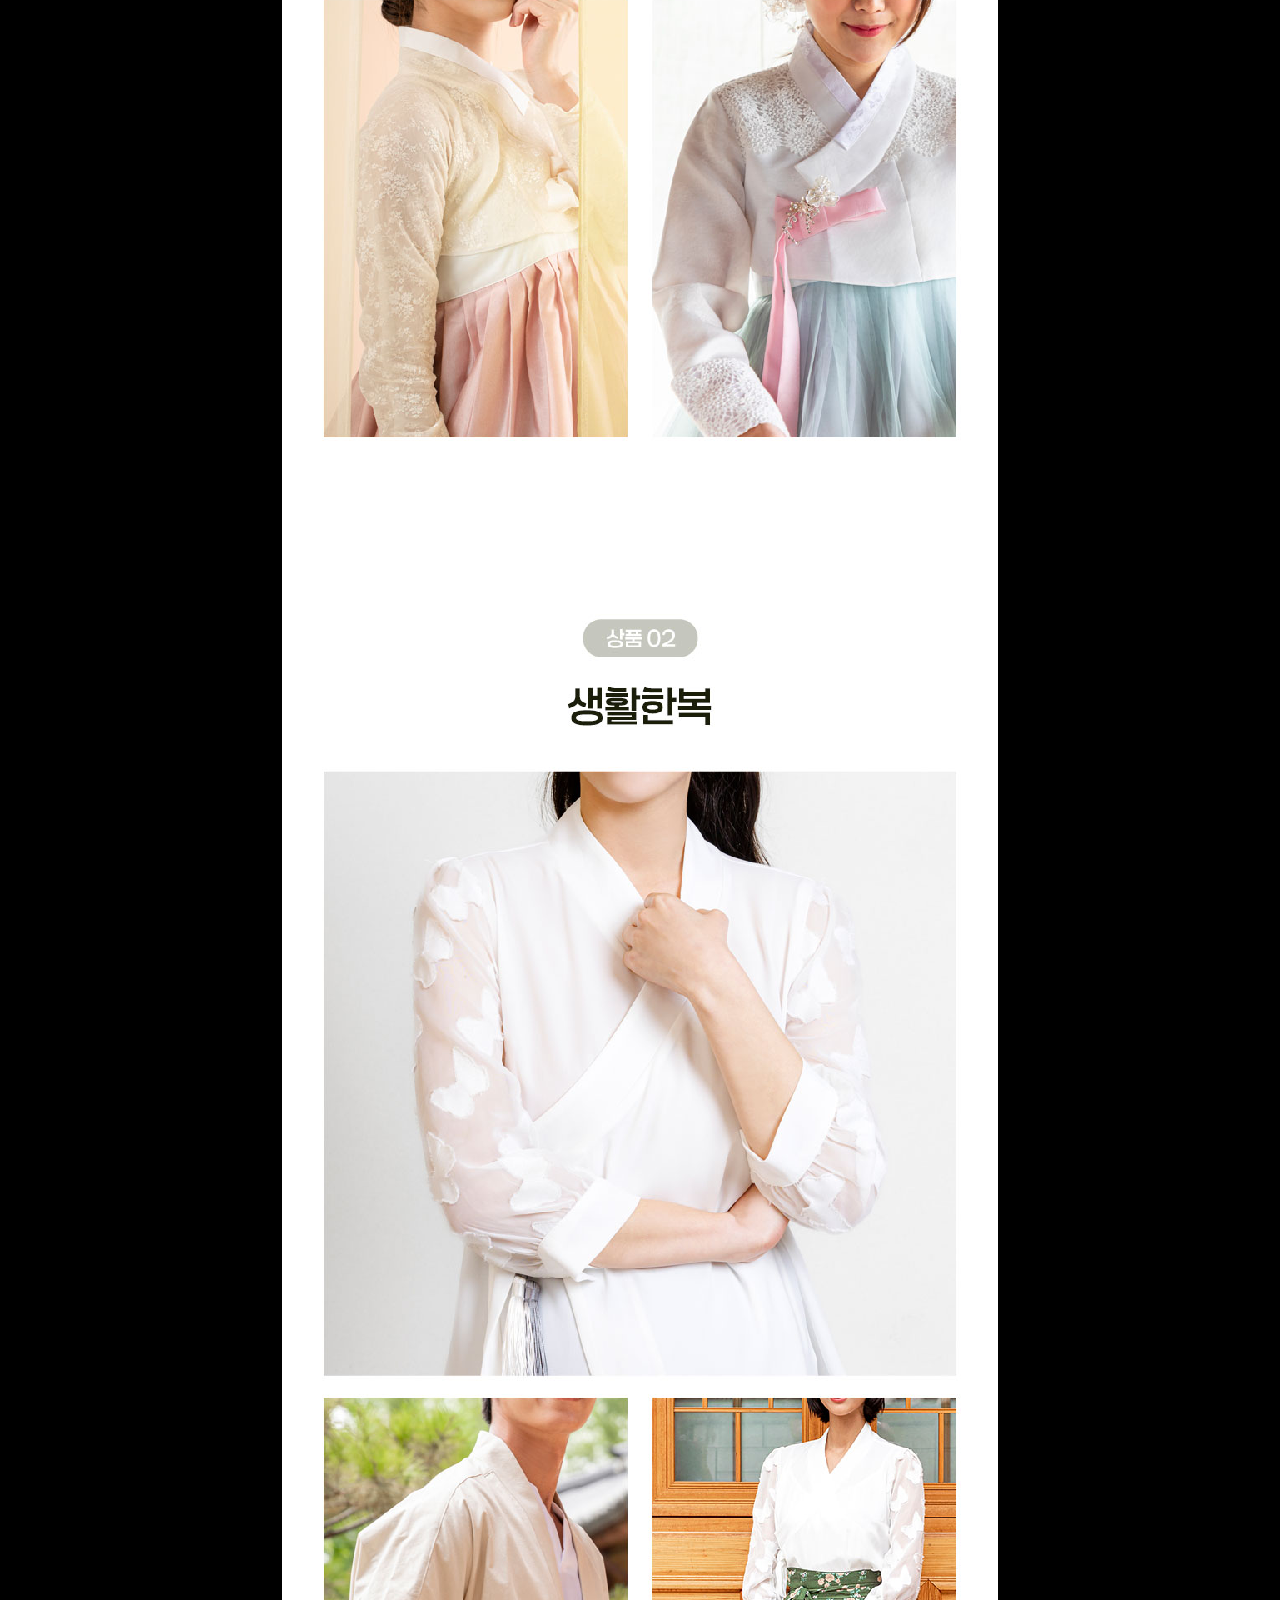
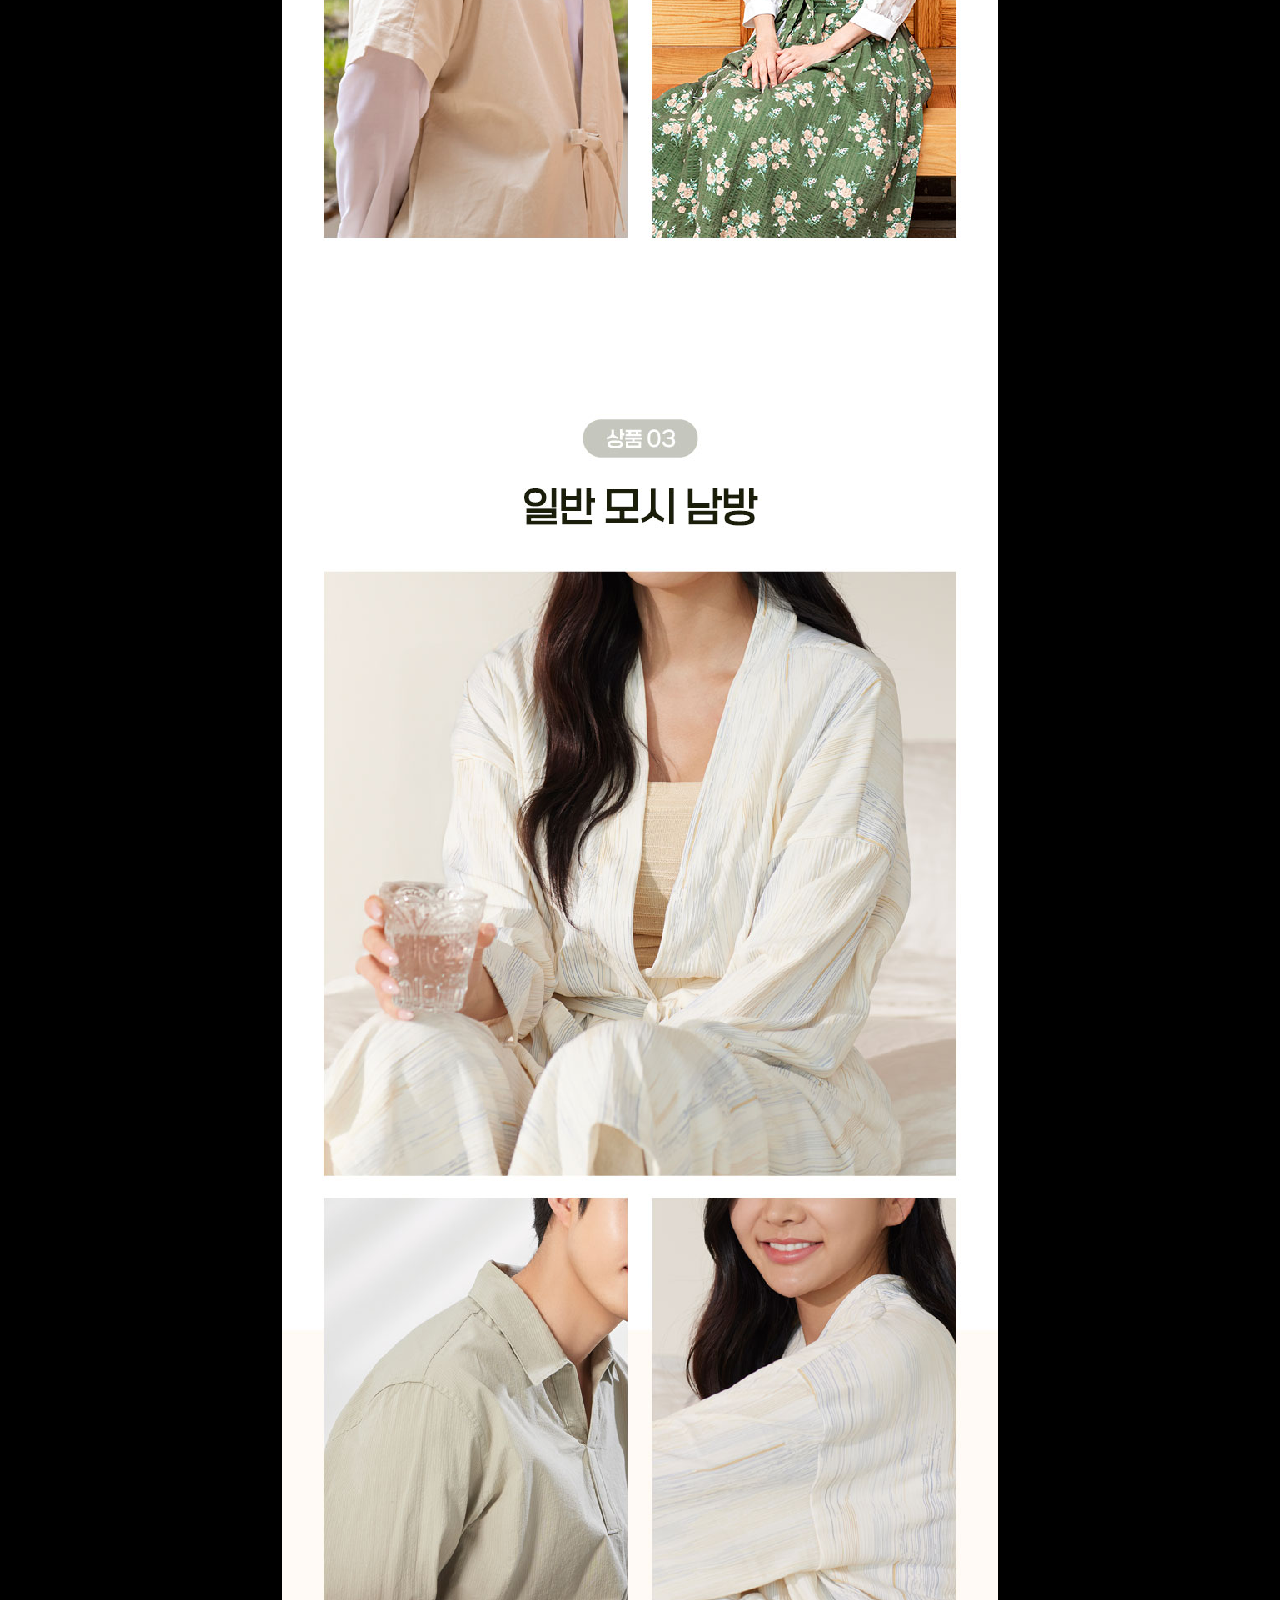
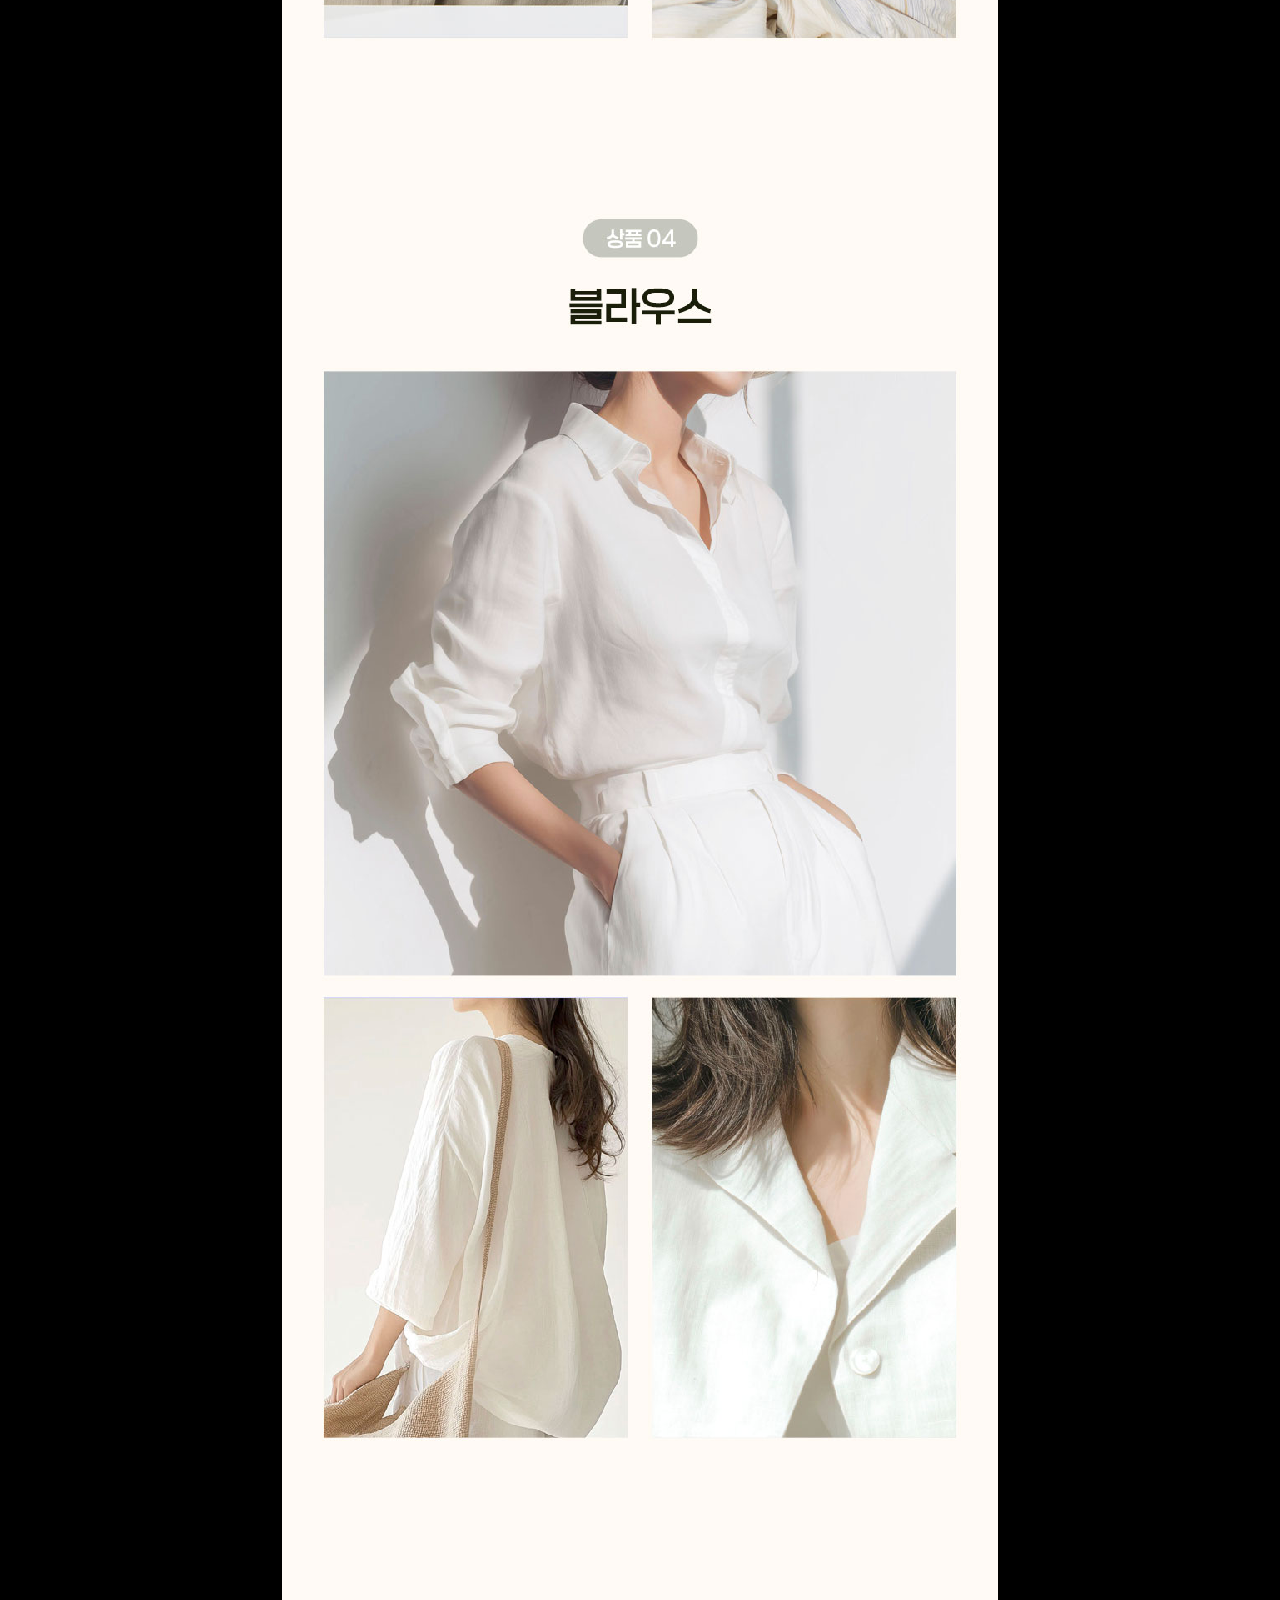
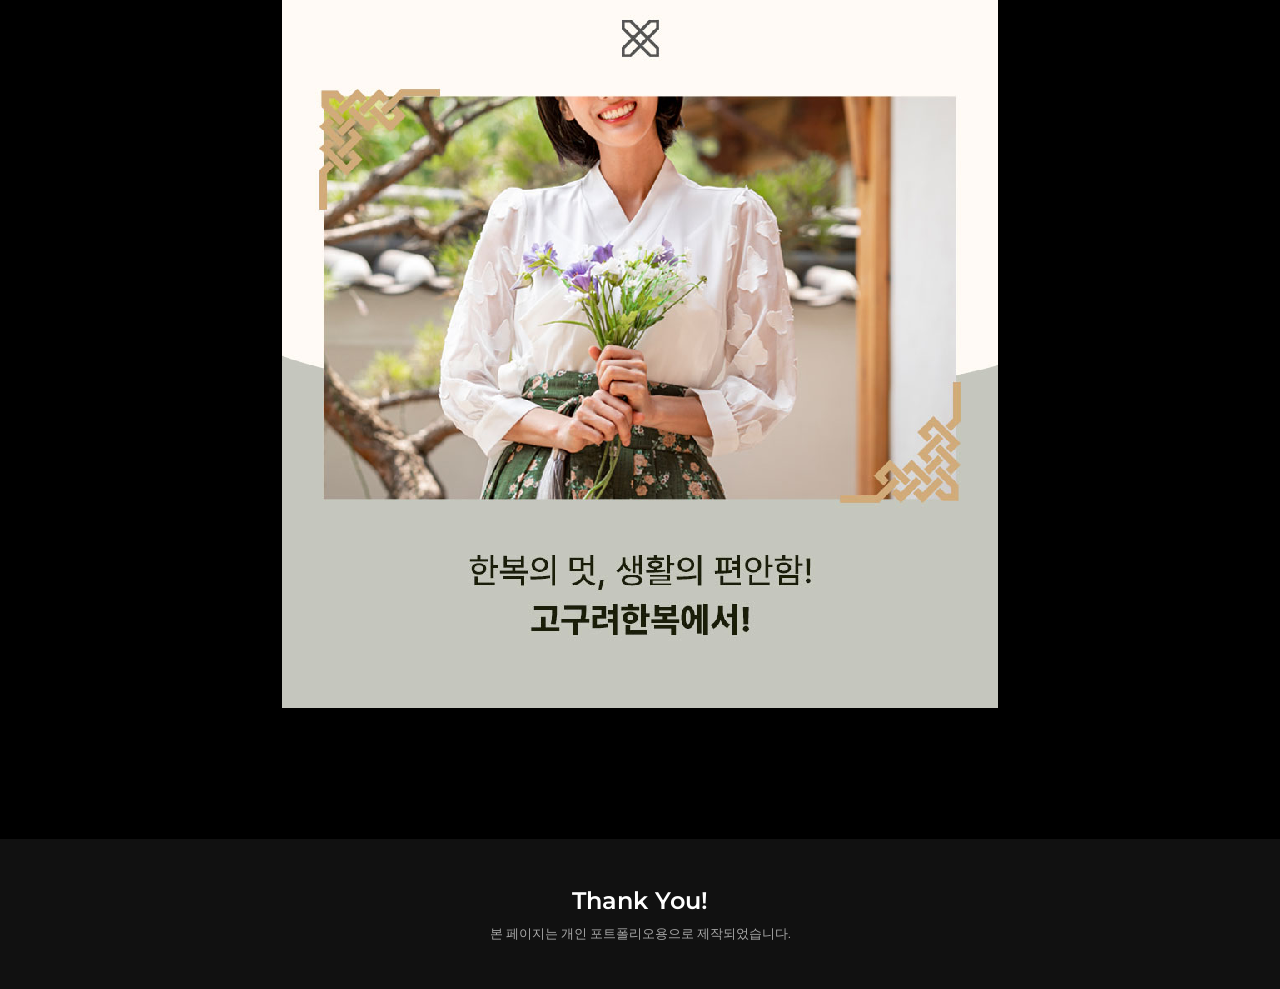
<file: sub5/index.html>
<!DOCTYPE html>
<html lang="ko">
<head>
    <meta charset="UTF-8">
    <meta name="viewport" content="width=device-width, initial-scale=1.0">
    <title>상세페이지 디자인 '고구려한복 생활한복'</title>

    <link rel="stylesheet" href="css/reset.css">
    <link rel="stylesheet" href="scss/style.scss">
    <link rel="stylesheet" href="css/style.css">


    <!--웹폰트연결-->
    <link rel="preconnect" href="https://fonts.googleapis.com">
    <link rel="preconnect" href="https://fonts.gstatic.com" crossorigin>
    <link href="https://fonts.googleapis.com/css2?family=Montserrat:ital,wght@0,100..900;1,100..900&display=swap" rel="stylesheet">
    
</head>
<body>
    <header>
            <div class="hinner">
                <h2><a href="../index.html">PARK EUN JU</a></h2>
                
                <nav>
                    <ul>
                        <li><a href="../index.html#about">ABOUT</a></li>
                        <li><a href="../index.html#skill">SKILL</a></li>
                        <li><a href="../index.html#project">PROJECT</a></li>
                    </ul>
                </nav>
            </div><!--//hinner-->
    </header>


     <div class="wrap">
        <div class="inner">
            <div class="detail">
                <h1>PROJECT</h1>
                <h3>상세페이지 디자인 '고구려한복 생활한복'</h3>

                <ul class="img">
                    <li><img src="img/detail_hanbok.jpg" alt="고구려한복 상세페이지 썸네일"></li>
                    <li><img src="img/hanbok_detailpage.jpg" alt="고구려한복 상세페이지"></li>
                </ul>
            </div>
        </div>
    </div>

     <footer>
            <div class="ftxt">
                <span>Thank You!</span>
                <p>본 페이지는 개인 포트폴리오용으로 제작되었습니다.</p>
            </div>
        </footer>
</body>
</html>
</file>
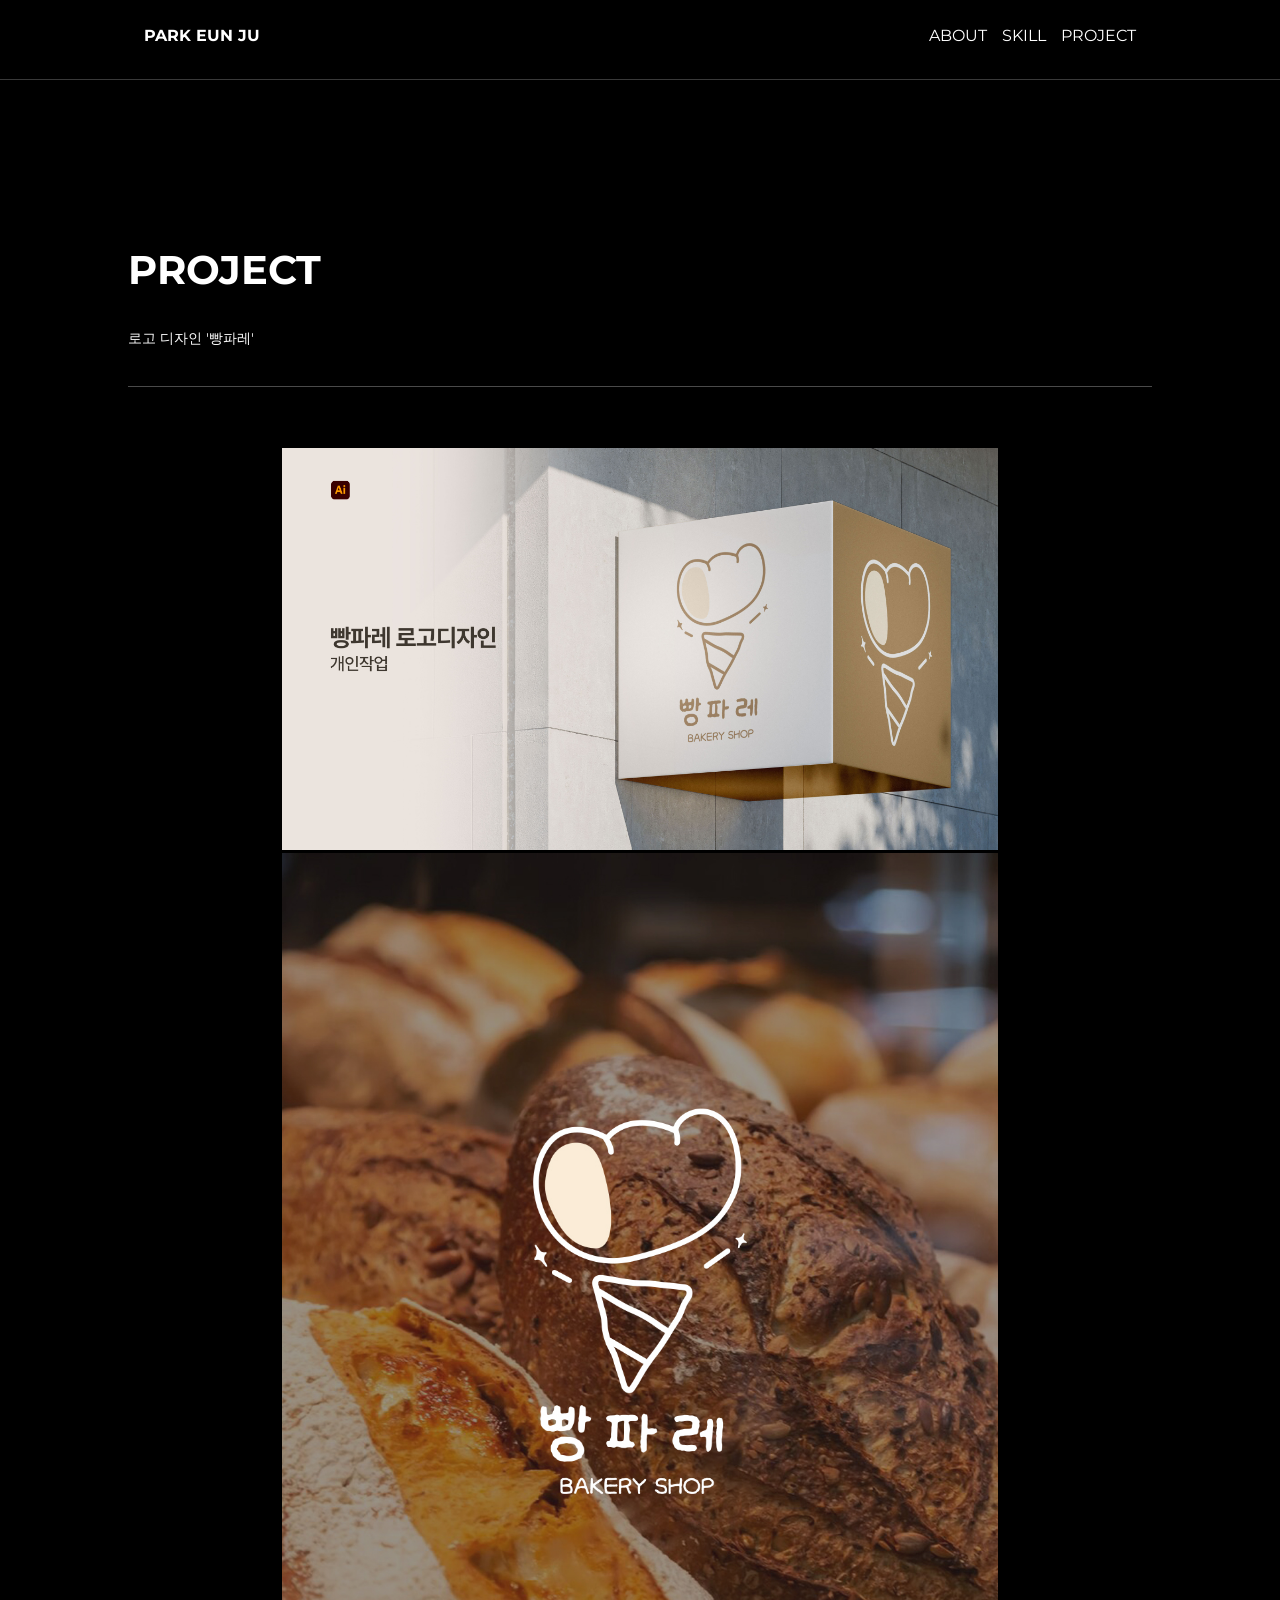
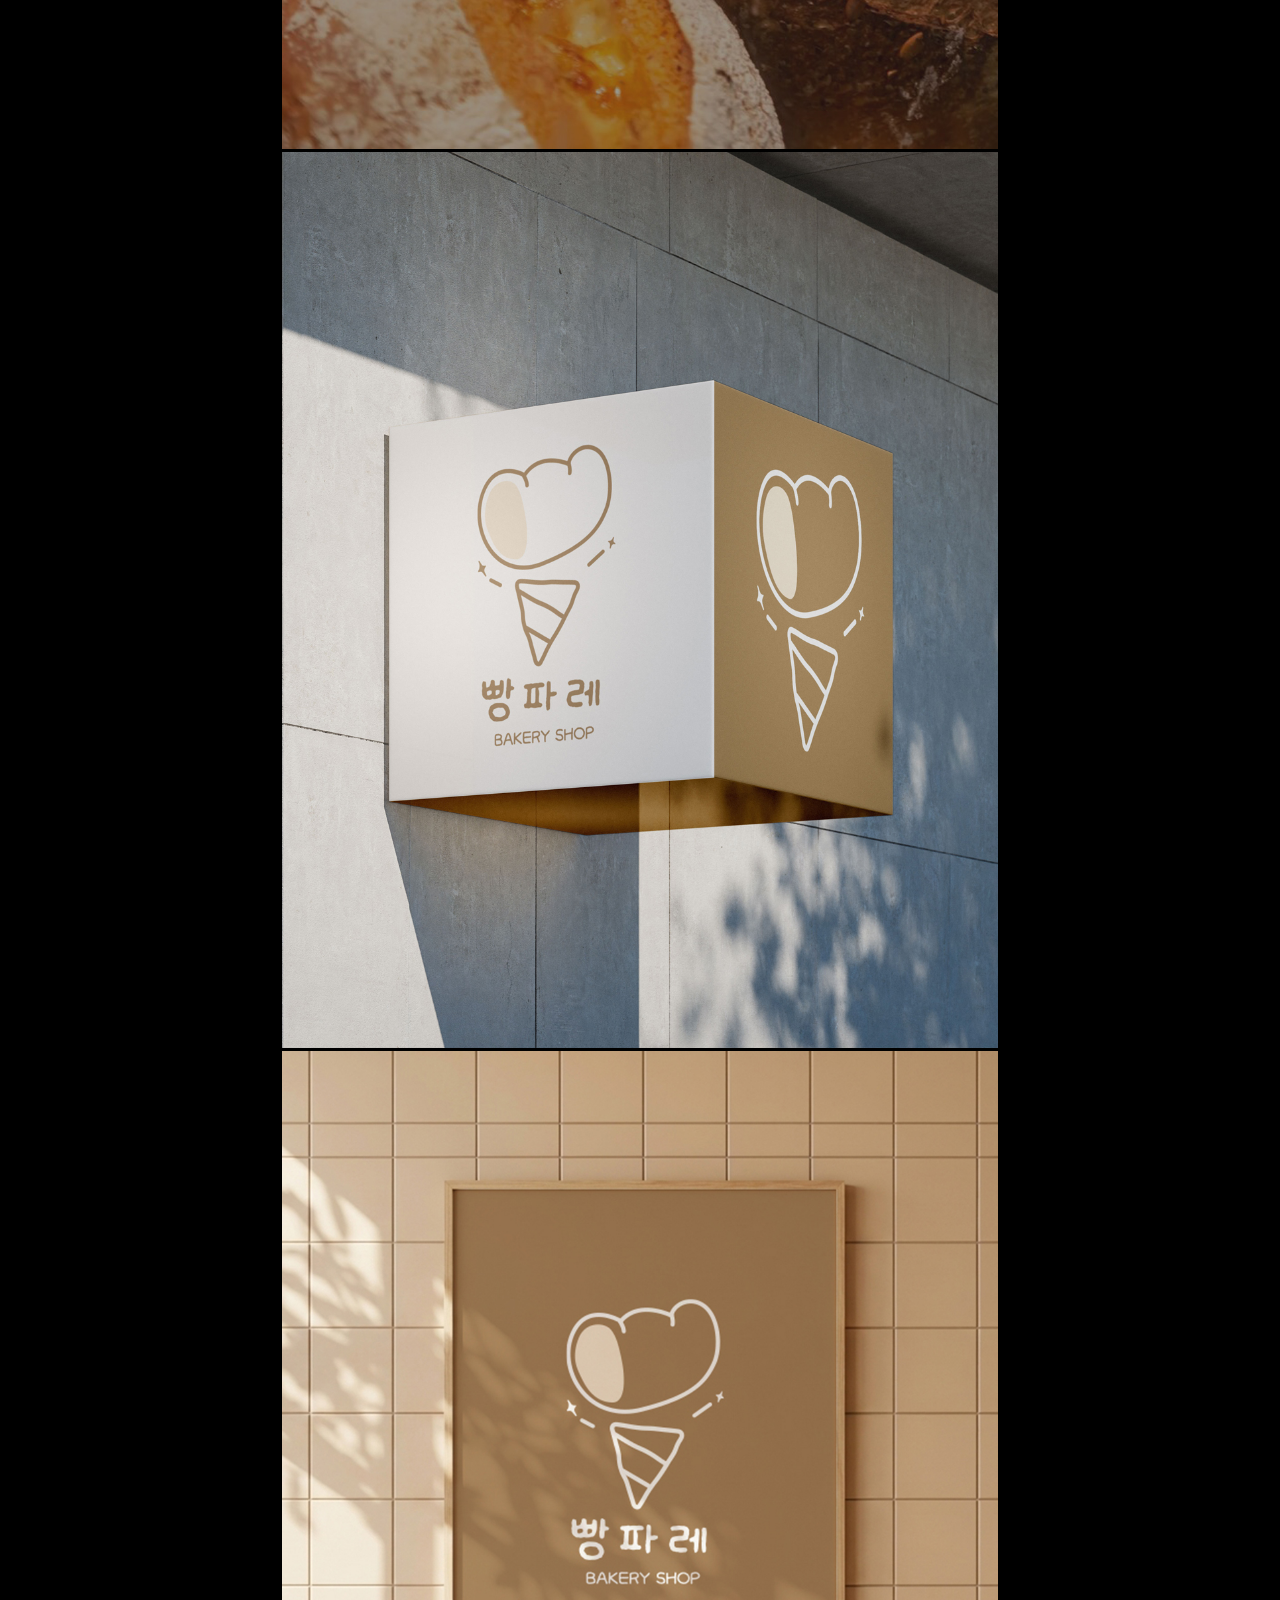
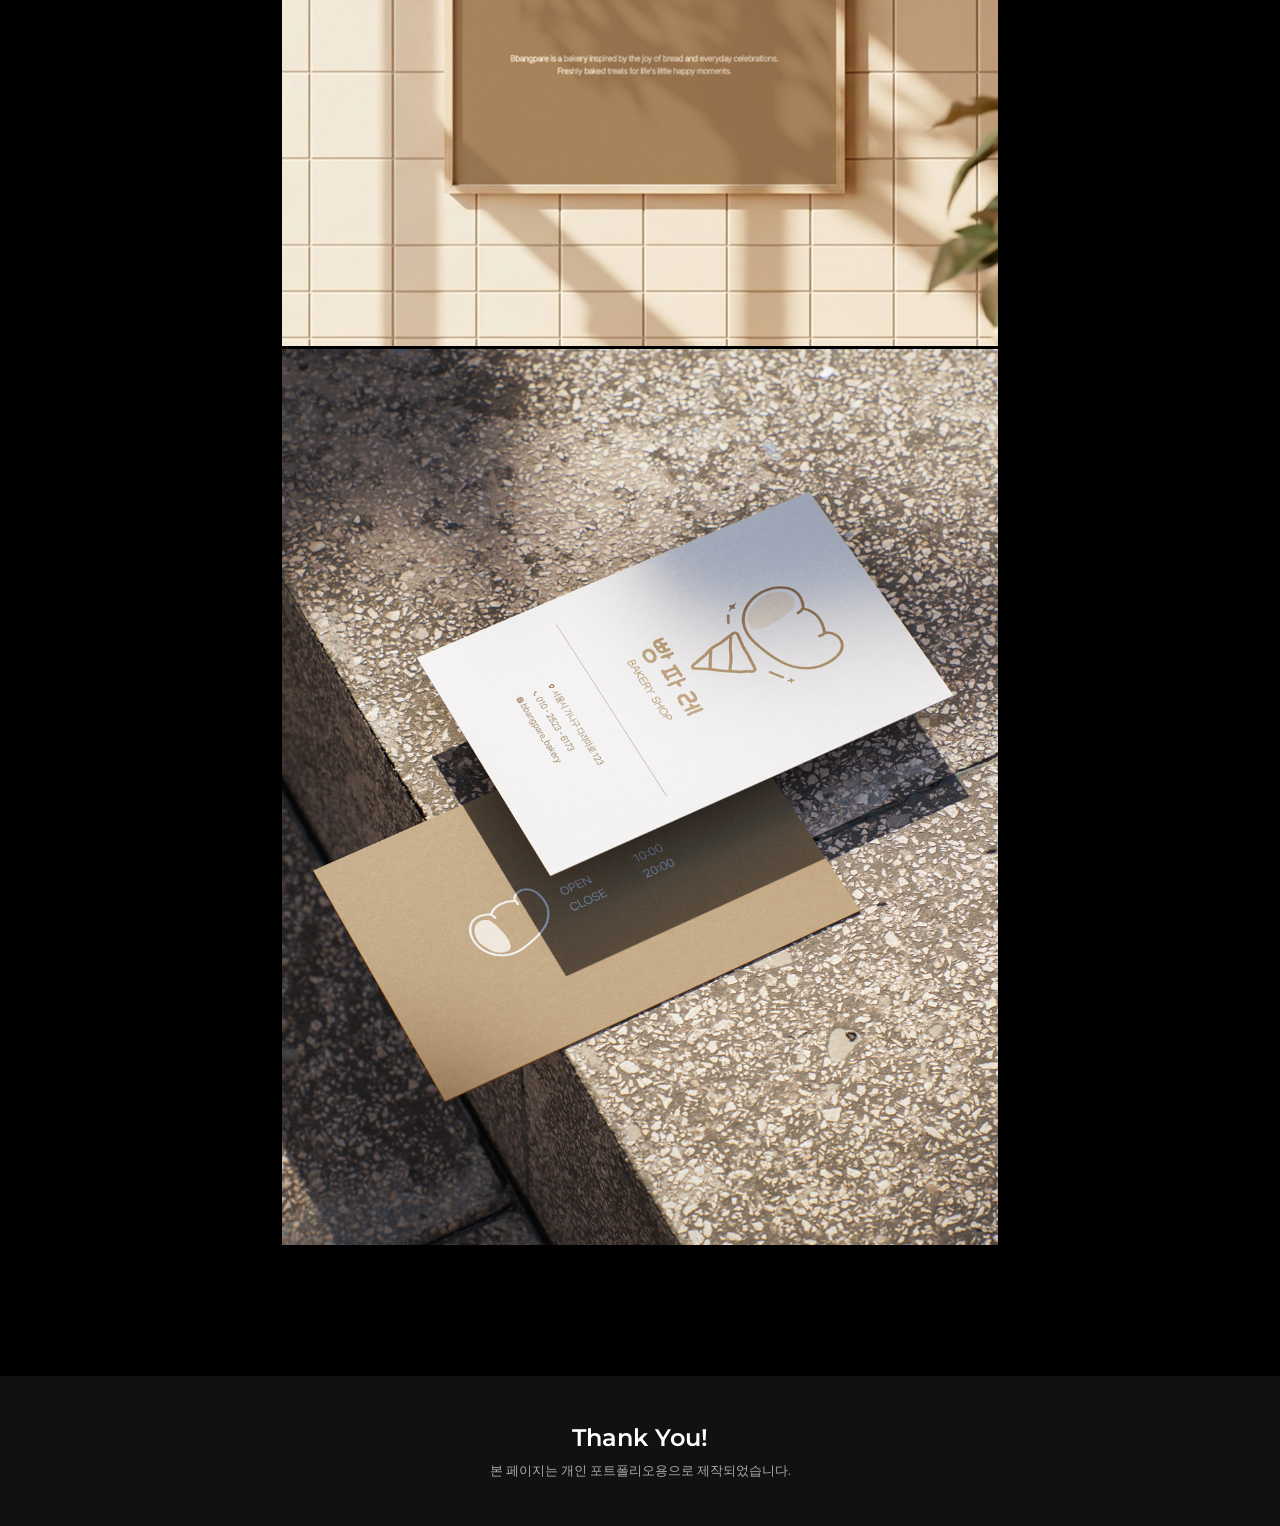
<file: sub6/index.html>
<!DOCTYPE html>
<html lang="ko">
<head>
    <meta charset="UTF-8">
    <meta name="viewport" content="width=device-width, initial-scale=1.0">
    <title>로고 디자인 '빵파레'</title>

    <link rel="stylesheet" href="css/reset.css">
    <link rel="stylesheet" href="scss/style.scss">
    <link rel="stylesheet" href="css/style.css">


    <!--웹폰트연결-->
    <link rel="preconnect" href="https://fonts.googleapis.com">
    <link rel="preconnect" href="https://fonts.gstatic.com" crossorigin>
    <link href="https://fonts.googleapis.com/css2?family=Montserrat:ital,wght@0,100..900;1,100..900&display=swap" rel="stylesheet">
    
</head>
<body>
    <header>
            <div class="hinner">
                <h2><a href="../index.html">PARK EUN JU</a></h2>
                
                <nav>
                    <ul>
                        <li><a href="../index.html#about">ABOUT</a></li>
                        <li><a href="../index.html#skill">SKILL</a></li>
                        <li><a href="../index.html#project">PROJECT</a></li>
                    </ul>
                </nav>
            </div><!--//hinner-->
    </header>


     <div class="wrap">
        <div class="inner">
            <div class="detail">
                <h1>PROJECT</h1>
                <h3>로고 디자인 '빵파레'</h3>

                <ul class="img">
                    <li><img src="img/logo_bbang.jpg" alt="빵파레 로고 썸네일"></li>
                    <li><img src="img/bbang_mockup00.jpg" alt="로고목업"></li>
                    <li><img src="img/bbang_mockup01.jpg" alt="로고목업"></li>
                    <li><img src="img/bbang_mockup02.jpg" alt="로고목업"></li>
                    <li><img src="img/bbang_mockup03.jpg" alt="로고목업"></li>
                </ul>
            </div>
        </div>
    </div>

     <footer>
            <div class="ftxt">
                <span>Thank You!</span>
                <p>본 페이지는 개인 포트폴리오용으로 제작되었습니다.</p>
            </div>
        </footer>
</body>
</html>
</file>
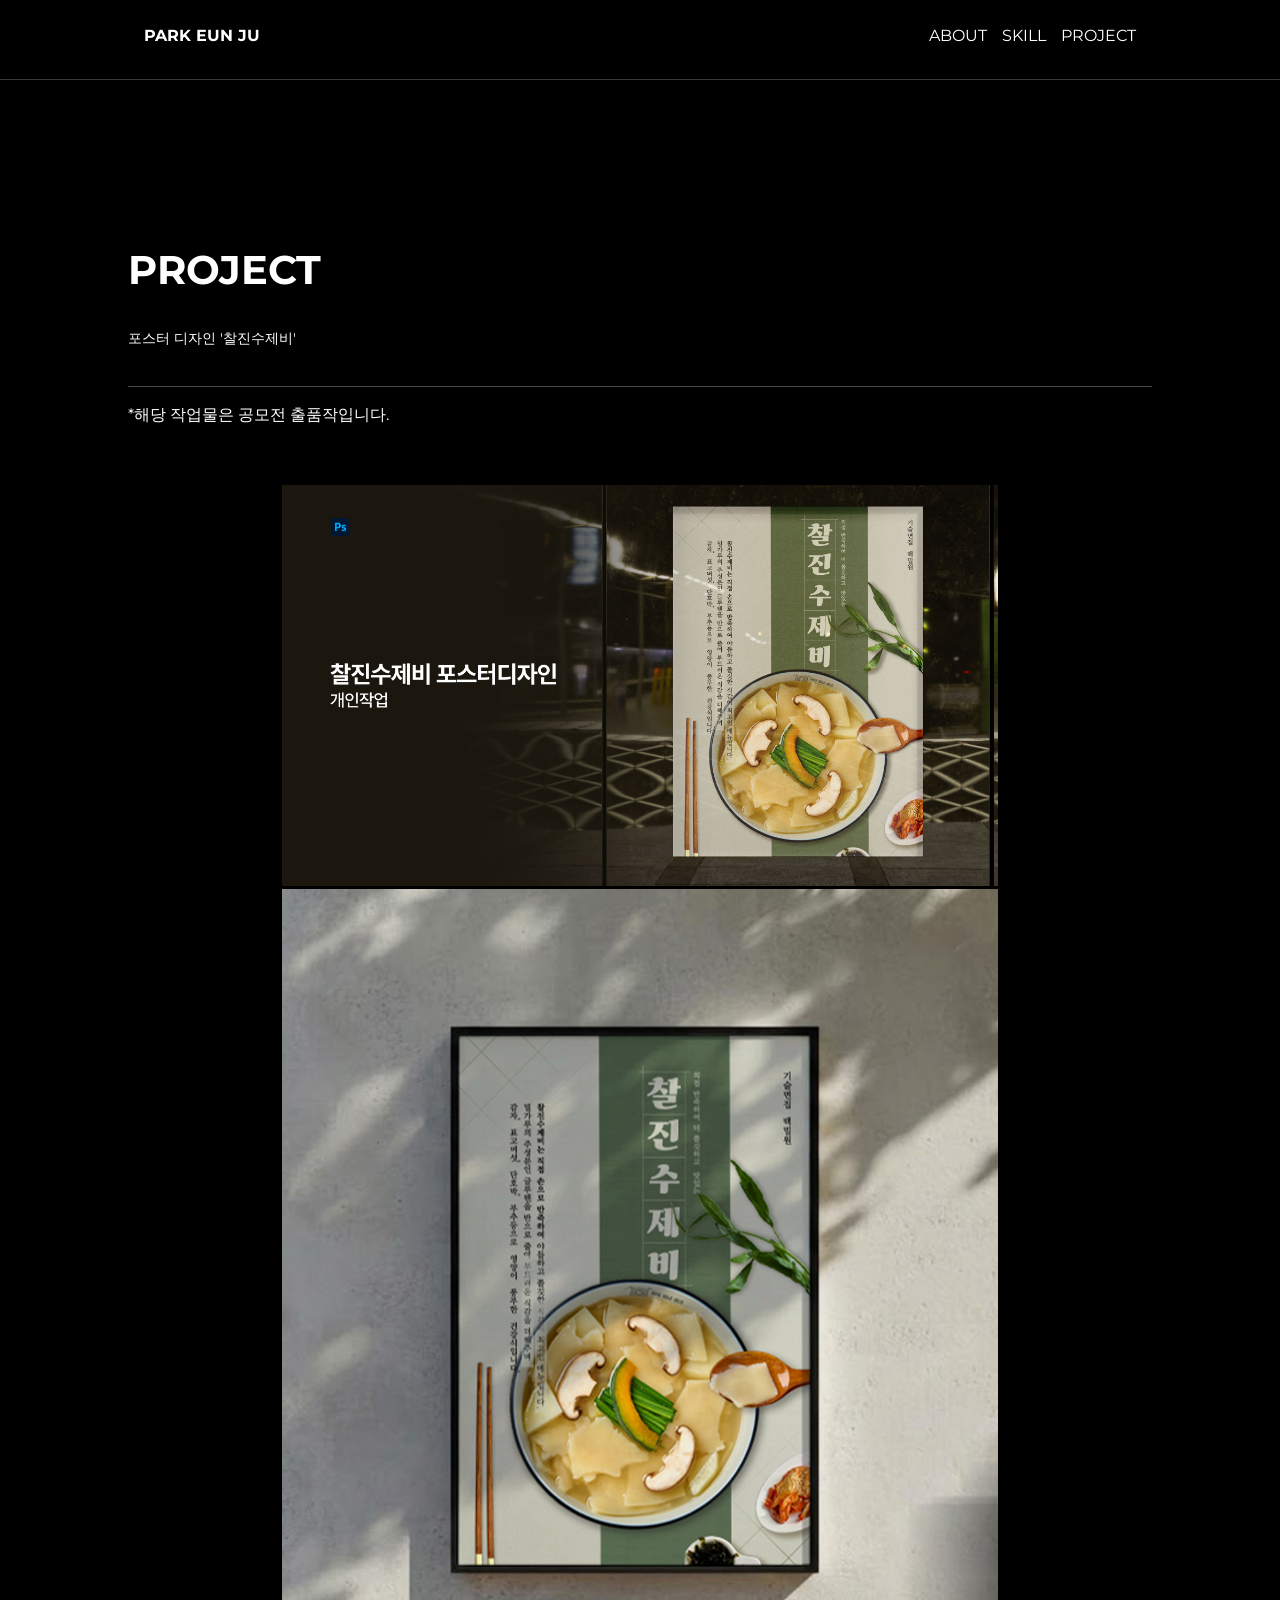
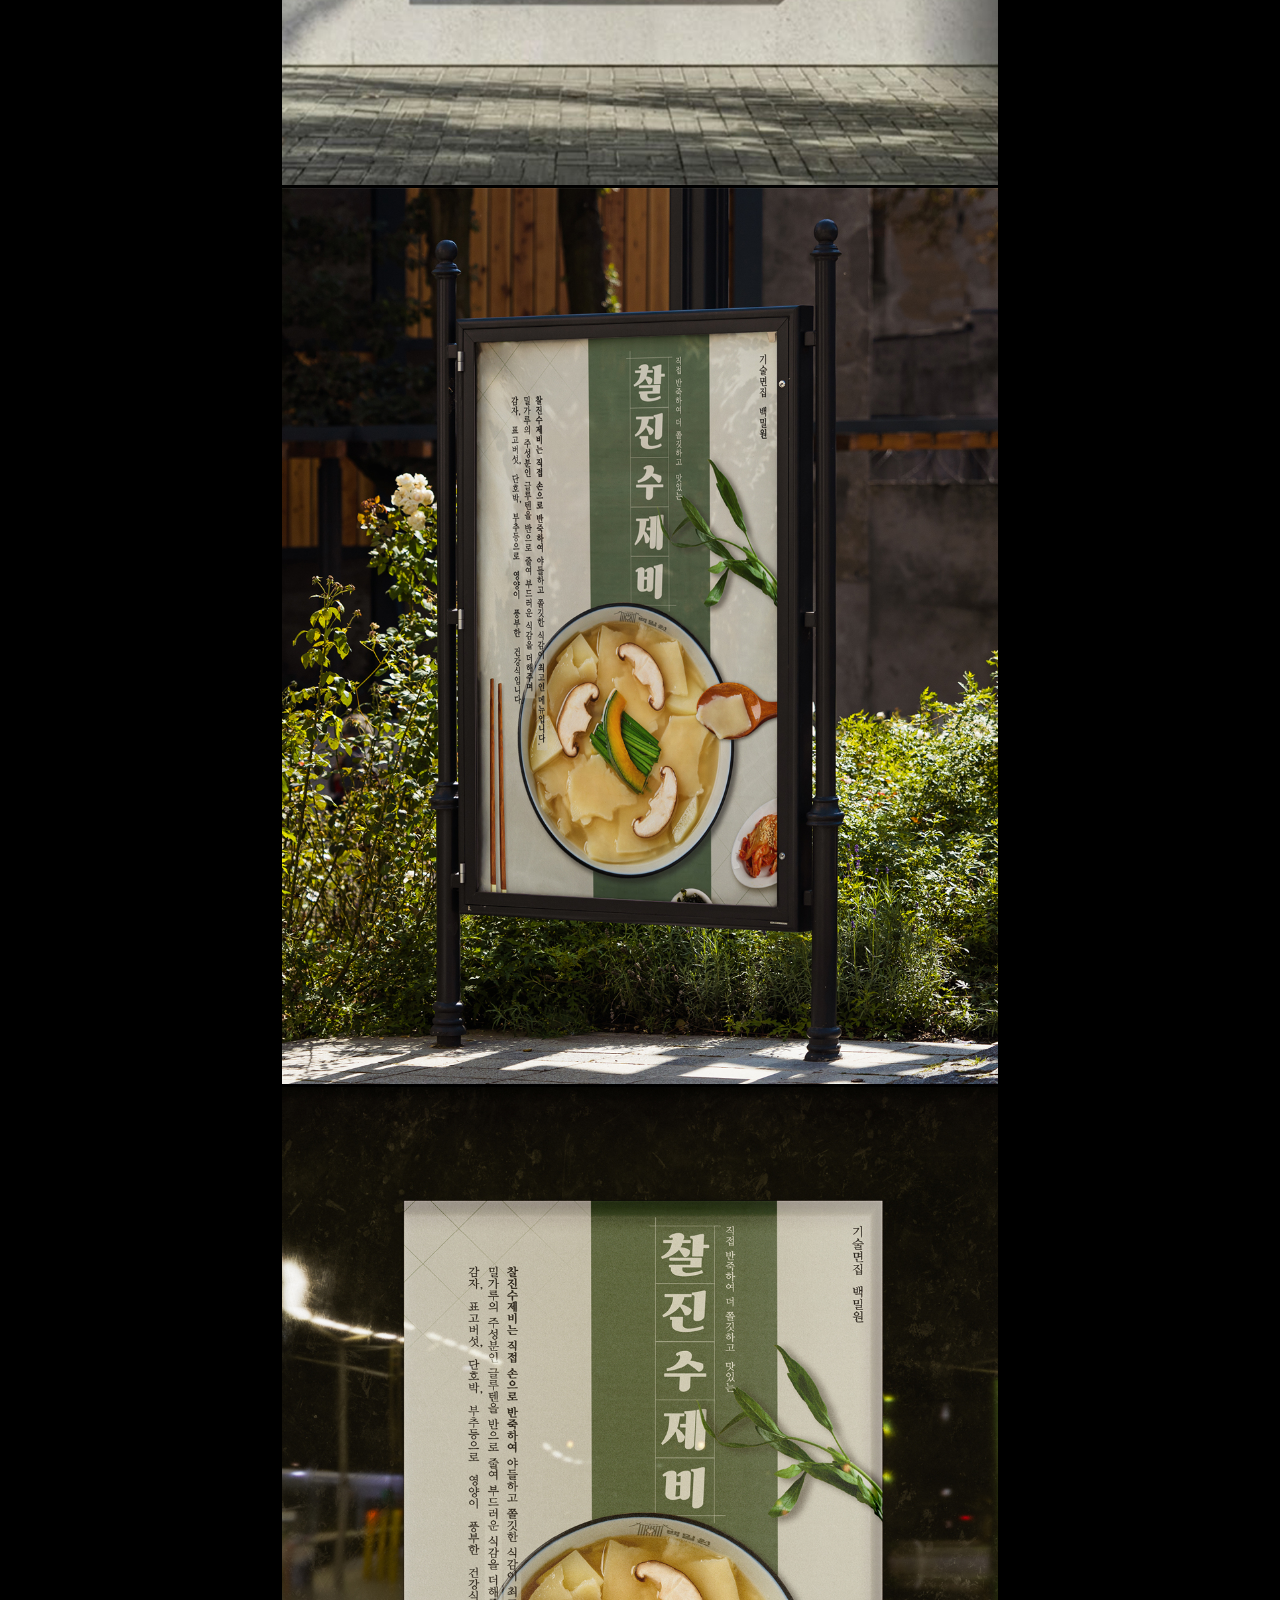
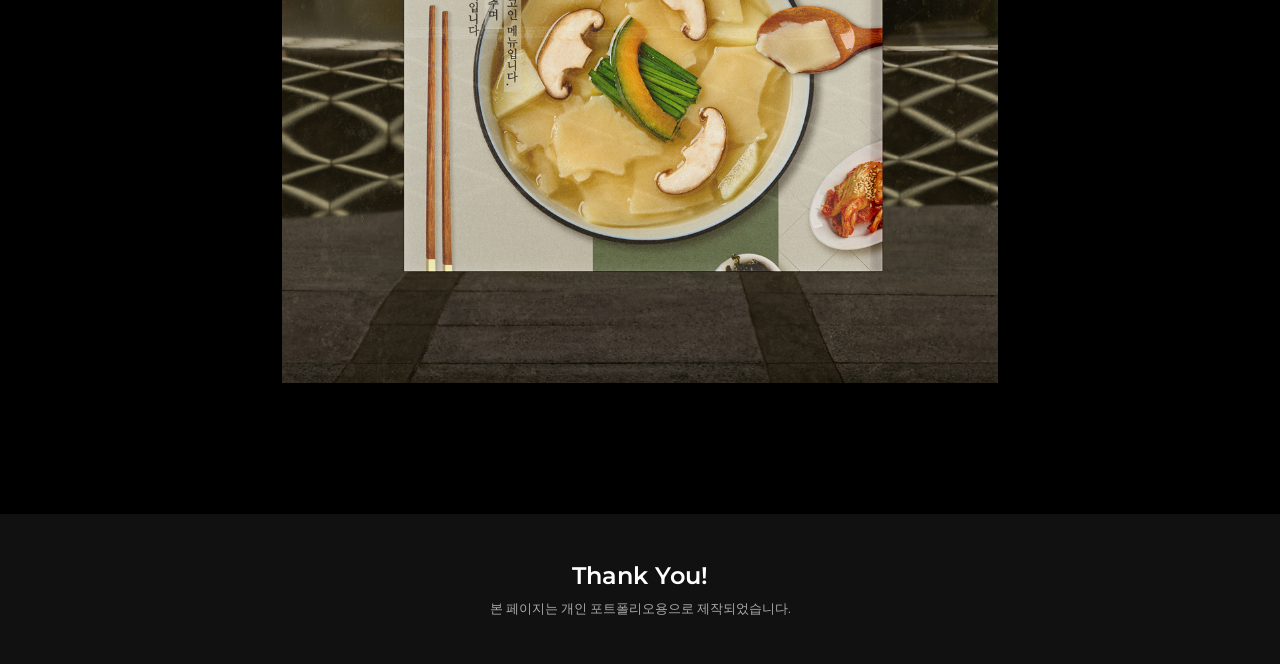
<file: sub7/index.html>
<!DOCTYPE html>
<html lang="ko">
<head>
    <meta charset="UTF-8">
    <meta name="viewport" content="width=device-width, initial-scale=1.0">
    <title>포스터 디자인 '찰진수제비'</title>

    <link rel="stylesheet" href="css/reset.css">
    <link rel="stylesheet" href="scss/style.scss">
    <link rel="stylesheet" href="css/style.css">


    <!--웹폰트연결-->
    <link rel="preconnect" href="https://fonts.googleapis.com">
    <link rel="preconnect" href="https://fonts.gstatic.com" crossorigin>
    <link href="https://fonts.googleapis.com/css2?family=Montserrat:ital,wght@0,100..900;1,100..900&display=swap" rel="stylesheet">
    
</head>
<body>
    <header>
            <div class="hinner">
                <h2><a href="../index.html">PARK EUN JU</a></h2>
                
                <nav>
                    <ul>
                        <li><a href="../index.html#about">ABOUT</a></li>
                        <li><a href="../index.html#skill">SKILL</a></li>
                        <li><a href="../index.html#project">PROJECT</a></li>
                    </ul>
                </nav>
            </div><!--//hinner-->
    </header>


     <div class="wrap">
        <div class="inner">
            <div class="detail">
                <h1>PROJECT</h1>
                <h3>포스터 디자인 '찰진수제비'</h3>

                <div class="text">
                    <p>*해당 작업물은 공모전 출품작입니다.</p>
                </div>

                <ul class="img">
                    <li><img src="img/poster_soozebi.jpg" alt="포스터 썸네일"></li>
                    <li><img src="img/booza_mockup01.jpg" alt="포스터 목업"></li>
                    <li><img src="img/booza_mockup02.jpg" alt="포스터 목업"></li>
                    <li><img src="img/booza_mockup03.jpg" alt="포스터 목업"></li>
                </ul>
            </div>
        </div>
    </div>

     <footer>
            <div class="ftxt">
                <span>Thank You!</span>
                <p>본 페이지는 개인 포트폴리오용으로 제작되었습니다.</p>
            </div>
        </footer>
</body>
</html>
</file>
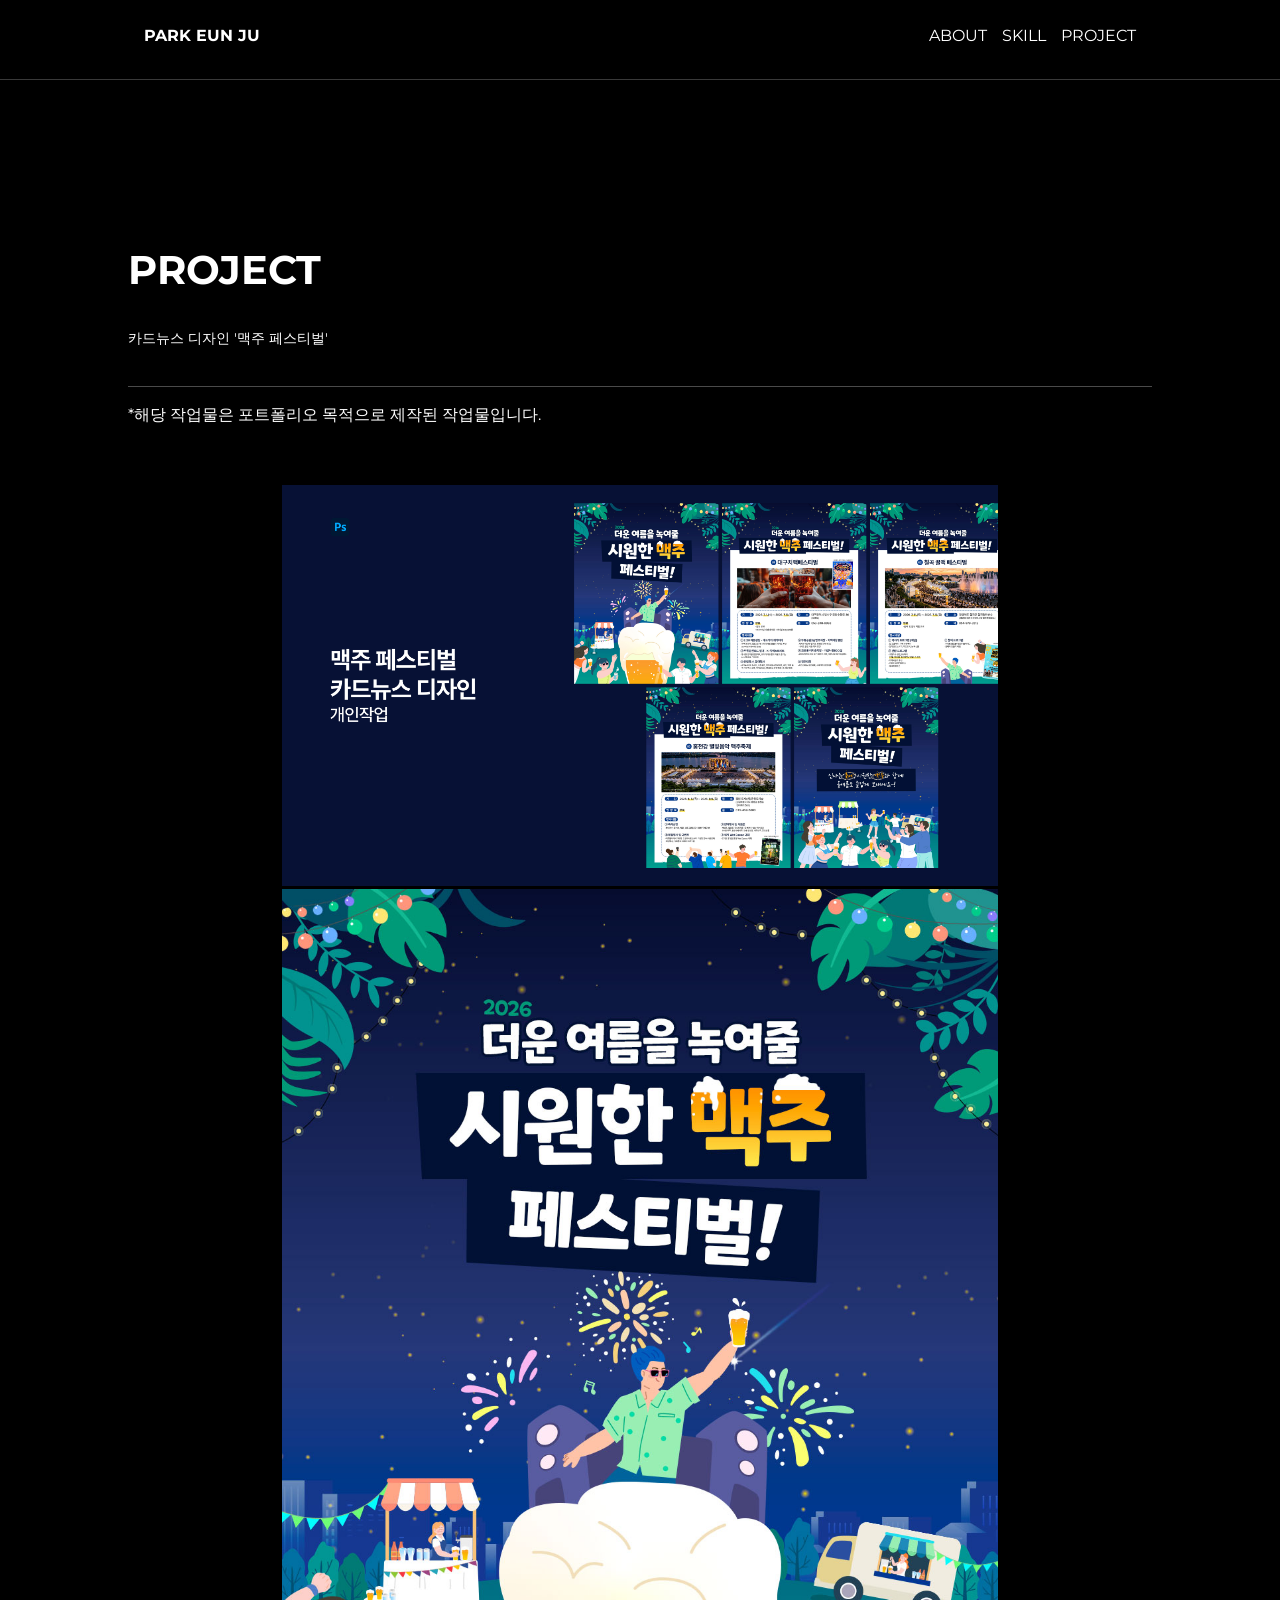
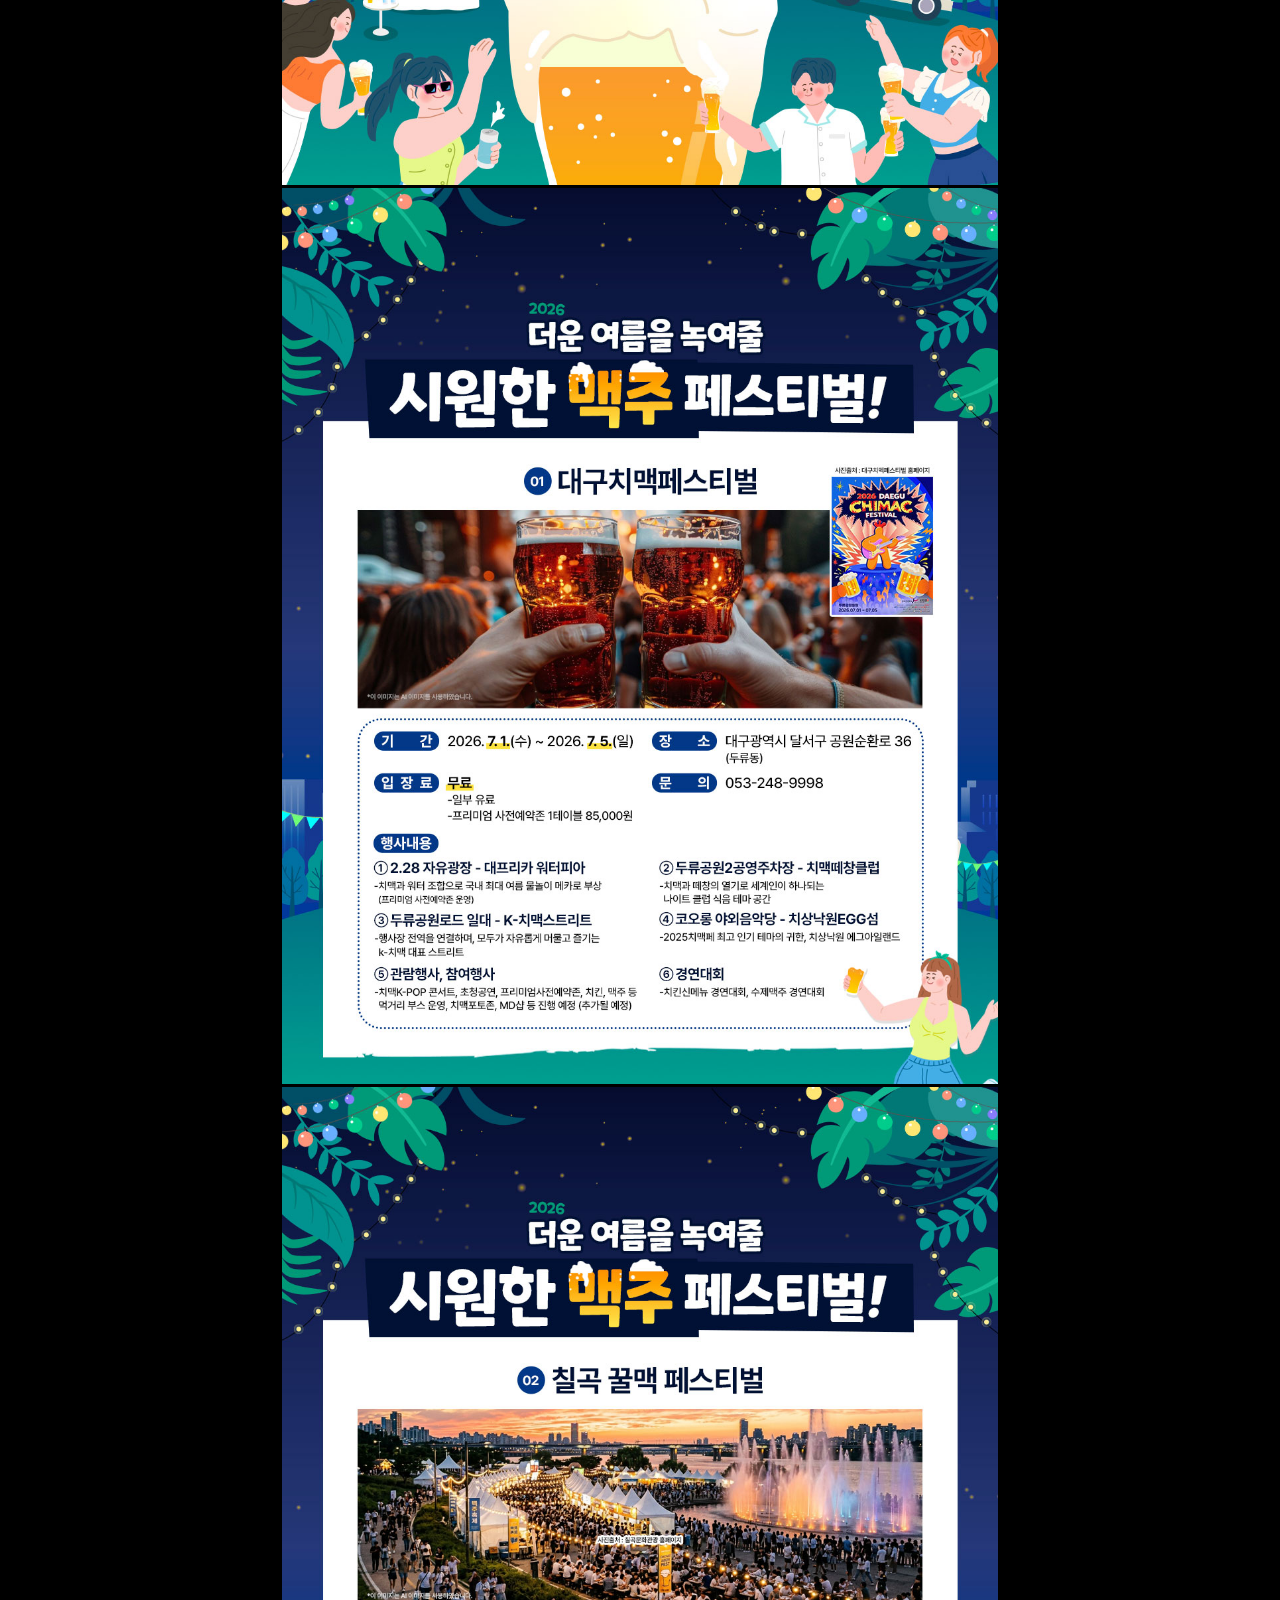
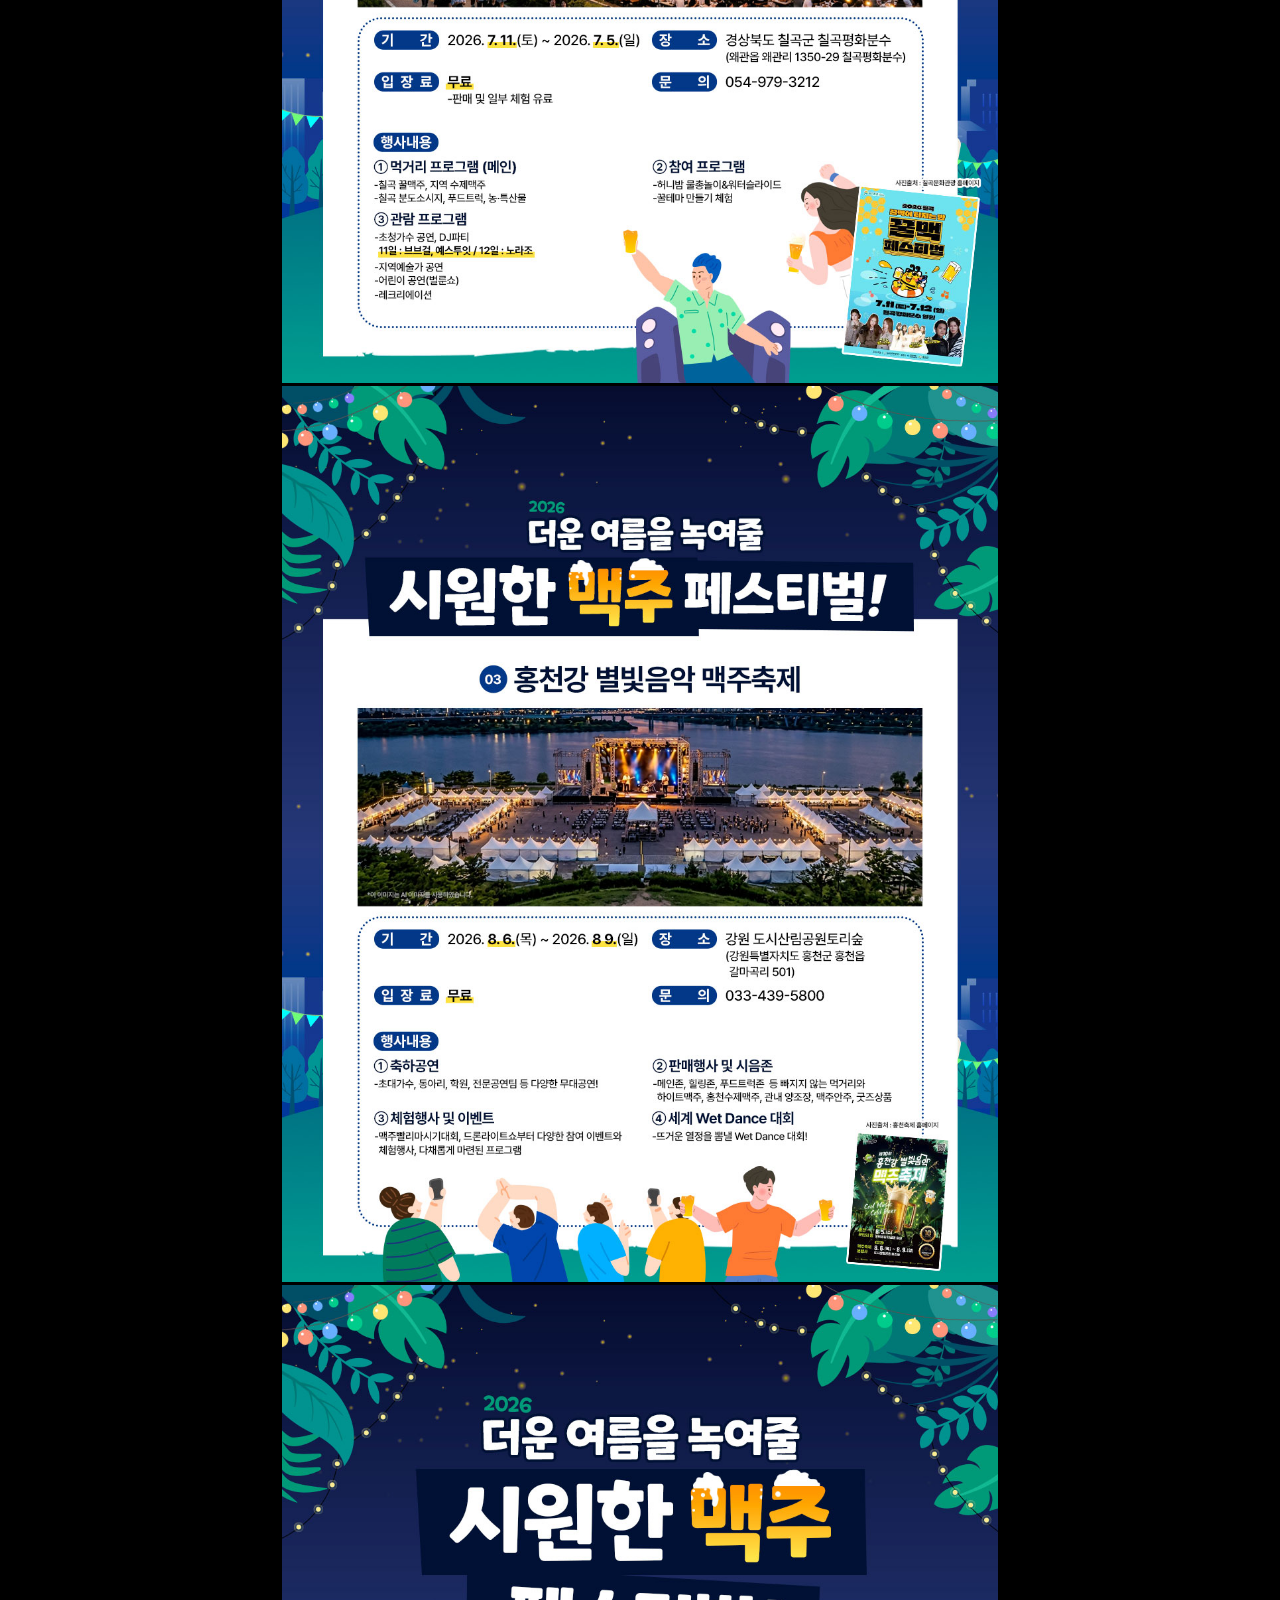
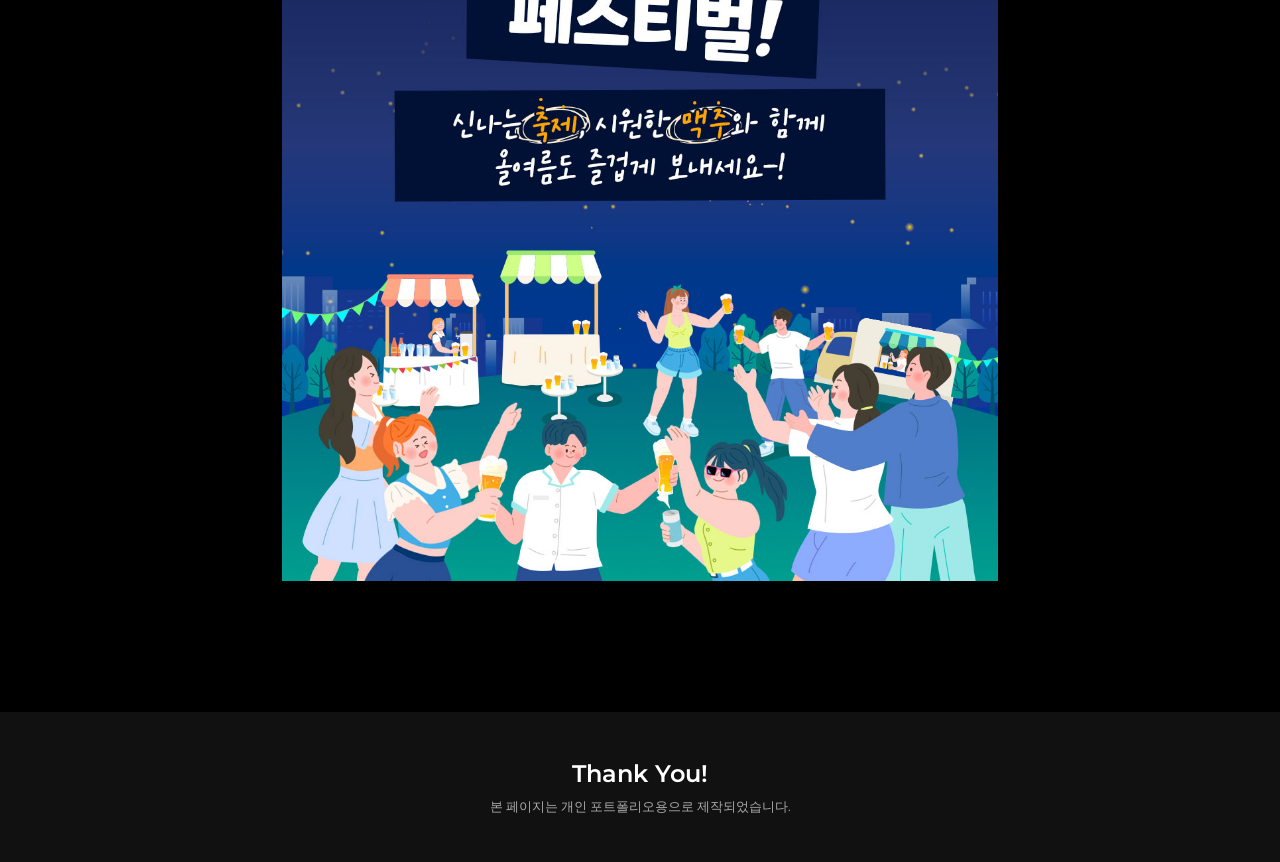
<file: sub8/index.html>
<!DOCTYPE html>
<html lang="ko">
<head>
    <meta charset="UTF-8">
    <meta name="viewport" content="width=device-width, initial-scale=1.0">
    <title>카드뉴스 디자인 '맥주 페스티벌'</title>

    <link rel="stylesheet" href="css/reset.css">
    <link rel="stylesheet" href="scss/style.scss">
    <link rel="stylesheet" href="css/style.css">


    <!--웹폰트연결-->
    <link rel="preconnect" href="https://fonts.googleapis.com">
    <link rel="preconnect" href="https://fonts.gstatic.com" crossorigin>
    <link href="https://fonts.googleapis.com/css2?family=Montserrat:ital,wght@0,100..900;1,100..900&display=swap" rel="stylesheet">
    
</head>
<body>
    <header>
            <div class="hinner">
                <h2><a href="../index.html">PARK EUN JU</a></h2>
                
                <nav>
                    <ul>
                        <li><a href="../index.html#about">ABOUT</a></li>
                        <li><a href="../index.html#skill">SKILL</a></li>
                        <li><a href="../index.html#project">PROJECT</a></li>
                    </ul>
                </nav>
            </div><!--//hinner-->
    </header>


     <div class="wrap">
        <div class="inner">
            <div class="detail">
                <h1>PROJECT</h1>
                <h3>카드뉴스 디자인 '맥주 페스티벌'</h3>

                <div class="text">
                    <p>*해당 작업물은 포트폴리오 목적으로 제작된 작업물입니다.</p>
                </div>

                <ul class="img">
                    <li><img src="img/cardnews_festival.jpg" alt="카드뉴스 썸네일"></li>
                    <li><img src="img/festival 01.jpg" alt="카드뉴스"></li>
                    <li><img src="img/festival 02.jpg" alt="카드뉴스"></li>
                    <li><img src="img/festival 03.jpg" alt="카드뉴스"></li>
                    <li><img src="img/festival 04.jpg" alt="카드뉴스"></li>
                    <li><img src="img/festival 05.jpg" alt="카드뉴스"></li>
                </ul>
            </div>
        </div>
    </div>

     <footer>
            <div class="ftxt">
                <span>Thank You!</span>
                <p>본 페이지는 개인 포트폴리오용으로 제작되었습니다.</p>
            </div>
        </footer>
</body>
</html>
</file>
<file: css/style.css>
@charset "UTF-8";
* {
  margin: 0;
  padding: 0;
  list-style: none;
  box-sizing: border-box;
}

a {
  text-decoration: none;
}

img {
  max-width: 100%;
}

table {
  width: 100%;
}

html {
  scroll-behavior: smooth;
  color: #fff;
}

body {
  background: #000;
  font-family: "Montserrat";
  overflow-x: hidden;
}

.wrap {
  max-width: 80%;
  margin: auto;
  overflow-x: hidden;
}

.inner {
  max-width: 100%;
  margin: auto;
}

@font-face {
  font-family: "Pretendard-Regular";
  src: url("https://fastly.jsdelivr.net/gh/Project-Noonnu/noonfonts_2107@1.1/Pretendard-Regular.woff") format("woff");
  font-weight: 400;
  font-style: normal;
}
.montserrat-uniquifier {
  font-family: "Montserrat", sans-serif;
  font-optical-sizing: auto;
  font-weight: weight;
  font-style: normal;
}

.pre {
  font-family: "Pretendard";
}

header {
  position: fixed;
  top: 0;
  z-index: 999;
  color: #fff;
  border: none;
  width: 100%;
  height: 5rem;
  font-weight: bold;
  padding: 20px;
  font-size: 1rem;
  transition: all 0.3s ease-in-out;
}
header > .hinner {
  display: flex;
  justify-content: space-between;
  align-items: center;
  outline: none;
  padding-top: 8px;
  width: 80%;
  margin: auto;
}
header nav ul {
  display: flex;
  gap: 15px;
}
header nav li:hover a {
  color: gray;
}
header a {
  color: #fff;
  font-weight: normal;
}
header.scrolled {
  background: rgba(0, 0, 0, 0.8);
  border-bottom: 1px solid #393939;
}

.intro {
  position: absolute;
  top: 38%;
  left: 11%;
  z-index: 90;
  font-size: 2.5rem;
  font-weight: bold;
  line-height: 1.4;
}
.intro h3 {
  font-weight: normal;
  font-size: 1.8rem;
}

.swiper {
  z-index: -1;
  width: 100%;
  height: 100vh;
}
.swiper ul {
  display: flex;
}
.swiper li {
  width: 100%;
  height: 100vh;
}

#about {
  margin-top: 20%;
}
#about h1 {
  font-size: 3rem;
  font-weight: bold;
  margin-bottom: 10%;
}
#about .profile img {
  background: #0088FF;
  width: 26rem;
  height: 26rem;
  border-radius: 50%;
  -o-object-fit: cover;
     object-fit: cover;
  -o-object-position: 50% 25%;
     object-position: 50% 25%;
}
#about .profile {
  display: flex;
  gap: 120px;
  justify-content: center;
  align-items: center;
  border-bottom: 3px solid #fff;
  padding-bottom: 7%;
  width: 70rem;
  margin: auto;
}
#about .profile .profile_txt p {
  font-size: 3rem;
  font-weight: bold;
  font-style: italic;
  margin-bottom: 70px;
}
#about .profile .profile_txt table tr {
  line-height: 3;
}
#about .profile .profile_txt table tr th {
  text-align: left;
  font-weight: 600;
  color: #0088FF;
  font-size: 1.2rem;
}
#about .profile .profile_txt table tr td {
  padding-left: 50px;
  font-size: 1.2rem;
}
#about .info1 {
  width: 70rem;
  margin: auto;
  padding: 0 5%;
  margin-top: 4%;
}
#about .info1 h2 {
  color: #0088FF;
  font-weight: 700;
  font-size: 1.2rem;
  margin-bottom: 3%;
}
#about .info1 table tr th {
  text-align: left;
  font-size: 1.2rem;
  font-weight: 500;
  padding: 15px 0;
}
#about .info1 table tr td {
  color: #ddd;
  font-size: 1.2rem;
  text-align: right;
}
#about .info2 {
  width: 70rem;
  margin: auto;
  padding: 0 5%;
  margin-top: 4%;
}
#about .info2 h2 {
  color: #0088FF;
  font-weight: 700;
  font-size: 1.2rem;
  margin-bottom: 3%;
}
#about .info2 table tr th {
  text-align: left;
  font-size: 1.2rem;
  font-weight: 500;
  padding: 15px 0;
}
#about .info2 table tr td {
  color: #ddd;
  font-size: 1.2rem;
  text-align: right;
}

#skill {
  width: 100%;
  margin: auto;
  margin-top: 20%;
}
#skill h1 {
  font-size: 3rem;
  font-weight: bold;
  margin-bottom: 4%;
}
#skill ul {
  display: flex;
  gap: 50px;
  flex-wrap: wrap;
  justify-content: center;
  flex-flow: row wrap;
}
#skill li {
  flex: 1 1 180px;
  max-width: 130px;
  box-sizing: border-box;
}
#skill li:hover img {
  opacity: 0.8;
}
#skill img {
  -o-object-fit: cover;
     object-fit: cover;
  max-width: 100px;
}

#project {
  width: 100%;
  margin: auto;
  position: relative;
  margin-top: 10%;
}
#project a {
  color: #fff;
}
#project h1 {
  font-size: 3rem;
  font-weight: bold;
  margin-bottom: 3%;
}
#project > ul {
  display: grid;
  grid-template-columns: 1fr 1fr 1fr;
  gap: 5px;
}
#project .li {
  margin-bottom: 6%;
  background: #000;
  border: 1px solid #000;
  padding: 1.5%;
  transition: all 0.2s ease-in-out;
}
#project .li:hover {
  transform: translateY(-2%);
  background: #0A0A0A;
  border: 1px solid #393939;
}
#project img {
  margin-bottom: 4%;
}
#project .text {
  line-height: 1.5;
}
#project .text h3 {
  font-size: 1rem;
  font-weight: 600;
  margin-bottom: 2%;
}
#project .text em {
  color: #aaa;
  font-size: 12px;
}

.project_click {
  width: 40%;
  height: auto;
  border: 1px solid #393939;
  display: none;
  position: absolute;
  top: 0%;
  left: 50%;
  z-index: 999;
  background: #0A0A0A;
  padding: 2%;
  font-size: 16px;
}
.project_click li {
  width: 100%;
  height: auto;
  margin: auto;
  padding: 0%;
}
.project_click h5 {
  text-align: center;
  margin-bottom: 20px;
  font-weight: 500;
  font-size: 16px;
}
.project_click em {
  position: absolute;
  top: 4%;
  right: 5%;
}
.project_click button {
  background: none;
  border: 1px solid #393939;
  color: #fff;
  cursor: pointer;
  width: 30px;
  height: 30px;
  line-height: 30px;
}
.project_click p {
  width: 100%;
  height: auto;
}
.project_click table {
  margin: 10px 0 10px;
}
.project_click table th {
  text-align: left;
  font-weight: 500;
}
.project_click table td {
  text-align: right;
  color: #aaa;
}
.project_click span {
  display: block;
  width: 100%;
  word-break: keep-all;
  line-height: 20px;
  font-weight: 300;
}
.project_click .button {
  margin-top: 30px;
}
.project_click a {
  border: 1px solid #fff;
  display: block;
  width: 30%;
  padding: 3%;
  text-align: center;
  color: #fff;
  transition: all 0.15s ease-in-out;
}
.project_click a:hover {
  background: #fff;
  color: #000;
}

footer {
  margin-top: 10%;
  background: #111;
  text-align: center;
  height: 150px;
}
footer .ftxt {
  padding-top: 50px;
}
footer .ftxt span {
  font-weight: 600;
  font-size: 1.5rem;
}
footer .ftxt p {
  color: #aaa;
  font-size: 0.8rem;
  padding-top: 15px;
}

/* 화면 너비가 1600px 이하일떄 */
@media screen and (max-width: 1600px) {
  html {
    font-size: 14px;
  }
  html .intro {
    font-size: 2.2rem;
  }
  html #about .profile {
    width: 60rem;
  }
  html #skill ul li {
    min-width: 7rem;
  }
  html #project ul {
    grid-template-columns: 2fr 2fr;
  }
  html .swiper {
    width: 100%;
    height: 100vh;
  }
  html .swiper img {
    -o-object-fit: cover;
       object-fit: cover;
    width: 100%;
    height: 100vh;
    -o-object-position: center;
       object-position: center;
    object-fit: cover;
  }
}
/* 화면 너비가 1650px 이하일떄 */
@media screen and (max-width: 1550px) {
  html {
    font-size: 14px;
  }
  html .intro {
    font-size: 2.2rem;
  }
  html #about .profile {
    width: 60rem;
  }
  html .wrap .inner #skill ul {
    gap: 50px;
  }
  html .wrap .inner #skill ul li {
    min-width: 5rem;
    max-width: 100px;
  }
  html #skill .inner ul li img {
    -o-object-fit: cover;
       object-fit: cover;
    max-width: 90px;
  }
  html #project ul {
    grid-template-columns: 2fr 2fr;
  }
  html .wrap .inner .intro {
    top: 40%;
    left: 11%;
  }
  html .swiper {
    width: 100%;
    height: 100vh;
  }
  html .swiper img {
    -o-object-fit: cover;
       object-fit: cover;
    width: 100%;
    height: 100vh;
    -o-object-position: center;
       object-position: center;
    object-fit: cover;
  }
}
/* 화면 너비가 1500px 이하일떄 */
@media screen and (max-width: 1500px) {
  html {
    font-size: 14px;
  }
  html .intro {
    font-size: 2.2rem;
  }
  html #about .profile {
    width: 60rem;
  }
  html .wrap .inner #skill ul {
    gap: 50px;
  }
  html .wrap .inner #skill ul li {
    min-width: 5rem;
    max-width: 100px;
  }
  html #skill .inner ul li img {
    -o-object-fit: cover;
       object-fit: cover;
    max-width: 90px;
  }
  html #project ul {
    grid-template-columns: 2fr 2fr;
  }
}
/* 화면 너비가 1140px 이하일떄 */
@media screen and (max-width: 1140px) {
  html {
    font-size: 14px;
  }
  html #about .profile {
    width: 60rem;
  }
  html #about .info1 {
    width: 60rem;
  }
  html #about .info2 {
    width: 60rem;
  }
  html #skill ul {
    flex-wrap: wrap;
  }
  html #skill ul li {
    min-width: 5rem;
  }
  html #project ul {
    grid-template-columns: 2fr 2fr;
  }
  html .wrap .inner .intro {
    top: 40%;
    left: 11%;
  }
  html .swiper {
    width: 100%;
    height: 100vh;
  }
  html .swiper img {
    -o-object-fit: cover;
       object-fit: cover;
    width: 100%;
    height: 100vh;
    -o-object-position: center;
       object-position: center;
    object-fit: cover;
  }
}
/* 화면 너비가 992px 이하일떄 */
@media screen and (max-width: 992px) {
  html .inner #about .profile {
    gap: 50px;
  }
  html {
    font-size: 14px;
  }
  html #about .profile {
    width: 50rem;
  }
  html #about .info1 {
    width: 50rem;
  }
  html #about .info2 {
    width: 50rem;
  }
  html #skill ul li {
    min-width: 4.5rem;
  }
  html #project ul {
    display: block;
  }
  html .wrap .inner .intro {
    top: 40%;
    left: 11%;
  }
  html .swiper {
    width: 100%;
    height: 100vh;
  }
  html .swiper img {
    -o-object-fit: cover;
       object-fit: cover;
    width: 100%;
    height: 100vh;
    -o-object-position: center;
       object-position: center;
    object-fit: cover;
  }
}
/* 화면 너비가 768px 이하일떄 */
@media screen and (max-width: 768px) {
  html {
    font-size: 13px;
  }
  html .inner #about .profile {
    padding: 0 2rem;
  }
  html .inner #about .profile img {
    margin: auto;
  }
  html .inner #about .profile {
    display: block;
  }
  html .inner #about .profile p {
    margin-bottom: 30px;
  }
  html .inner #about .profile table tr {
    text-align: left;
  }
  html #about .profile {
    width: 45rem;
  }
  html #about .info1 {
    width: 45rem;
  }
  html #about .info2 {
    width: 45rem;
  }
  html #skill ul li {
    min-width: 3rem;
  }
  html #project ul {
    display: block;
  }
  html .wrap .inner .intro {
    top: 30%;
    left: 11%;
  }
  html .swiper {
    width: 100%;
    height: 100vh;
  }
  html .swiper img {
    -o-object-fit: cover;
       object-fit: cover;
    width: 100%;
    height: 100vh;
    -o-object-position: center;
       object-position: center;
    object-fit: cover;
  }
}
/* 화면 너비가 650px 이하일떄 */
@media screen and (max-width: 700px) {
  html {
    font-size: 13px;
  }
  html .inner #about .profile {
    padding: 0 2rem;
  }
  html .inner #about .profile img {
    margin: auto;
  }
  html .inner #about .profile {
    display: block;
  }
  html .inner #about .profile p {
    margin-bottom: 30px;
  }
  html #about .profile {
    width: 40rem;
  }
  html #about .info1 {
    width: 40rem;
  }
  html #about .info2 {
    width: 40rem;
  }
  html #about .info1 table tr th, html #about .info2 table tr th {
    font-size: 1.1rem;
  }
  html #about .info1 table tr td, html #about .info2 table tr td {
    font-size: 1.1rem;
  }
}
/* 화면 너비가 650px 이하일떄 */
@media screen and (max-width: 650px) {
  html {
    font-size: 13px;
  }
  html .inner #about .profile {
    padding: 0 2rem;
  }
  html .inner #about .profile img {
    margin: auto;
  }
  html .inner #about .profile {
    display: block;
  }
  html .inner #about .profile p {
    margin-bottom: 30px;
  }
  html #about .profile {
    width: 40rem;
  }
  html #about .info1 {
    width: 40rem;
  }
  html #about .info2 {
    width: 40rem;
  }
}
@media screen and (max-width: 600px) {
  html {
    font-size: 13px;
  }
  html .inner #about .profile {
    padding: 0 2rem;
  }
  html .inner #about .profile img {
    margin: auto;
  }
  html .inner #about .profile {
    display: block;
  }
  html .inner #about .profile p {
    margin-bottom: 30px;
  }
  html #about .profile {
    width: 33rem;
  }
  html #about .info1 {
    width: 33rem;
  }
  html #about .info2 {
    width: 33rem;
  }
  html .inner #skill ul {
    display: flex;
    gap: 10px;
    flex-wrap: wrap;
  }
  html .wrap .inner .intro h3 {
    font-size: 25px;
  }
  html .wrap .inner .intro p {
    font-size: 30px;
  }
  html .swiper {
    width: 100%;
    height: 100vh;
  }
  html .swiper img {
    -o-object-fit: cover;
       object-fit: cover;
    width: 100%;
    height: 100vh;
    -o-object-position: center;
       object-position: center;
    object-fit: cover;
  }
  html #about .info1 table tr, #about .info2 table tr {
    line-height: 1.3;
  }
}
@media screen and (max-width: 540px) {
  html {
    font-size: 13px;
  }
  html .inner #about .profile {
    padding: 0 2rem;
  }
  html .inner #about .profile img {
    margin: auto;
  }
  html .inner #about .profile {
    display: block;
  }
  html .inner #about .profile p {
    margin-bottom: 30px;
  }
  html #about .profile {
    width: 33rem;
  }
  html #about .info1 {
    width: 33rem;
  }
  html #about .info2 {
    width: 33rem;
  }
  html .inner #skill ul {
    display: flex;
    gap: 10px;
    flex-wrap: wrap;
  }
  html .wrap .inner .intro h3 {
    font-size: 25px;
  }
  html .wrap .inner .intro p {
    font-size: 30px;
  }
  html .swiper {
    width: 100%;
    height: 100vh;
  }
  html .swiper img {
    -o-object-fit: cover;
       object-fit: cover;
    width: 100%;
    height: 100vh;
    -o-object-position: center;
       object-position: center;
    object-fit: cover;
  }
  html #about .info1, html #about .info2 {
    margin-top: 10%;
    width: 98%;
  }
  html #about .info2 {
    margin-top: 10%;
  }
}
/* 화면 너비가 430px 이하일떄 */
@media screen and (max-width: 430px) {
  html {
    font-size: 13px;
  }
  html .inner #about .profile {
    padding: 0;
  }
  html #about .profile {
    width: 27rem;
  }
  html #about .info1 {
    width: 27rem;
  }
  html #about .info2 {
    width: 27rem;
  }
  html .wrap .inner .intro h3 {
    font-size: 20px;
  }
  html .wrap .inner .intro p {
    font-size: 25px;
  }
  html .swiper {
    width: 100%;
  }
  html .swiper img {
    -o-object-fit: cover;
       object-fit: cover;
    width: 100%;
    -o-object-position: center;
       object-position: center;
    object-fit: cover;
  }
}
/* 화면 너비가 400px 이하일떄 */
@media screen and (max-width: 400px) {
  html {
    font-size: 11px;
  }
  html .swiper {
    width: 100%;
  }
  html .swiper img {
    -o-object-fit: cover;
       object-fit: cover;
    width: 100%;
    -o-object-position: bottom;
       object-position: bottom;
    object-fit: cover;
  }
}/*# sourceMappingURL=style.css.map */
</file>
<file: sub2/css/style.css>
@charset "UTF-8";
* {
  margin: 0;
  padding: 0;
  list-style: none;
  box-sizing: border-box;
}

a {
  text-decoration: none;
}

img {
  max-width: 100%;
}

table {
  width: 100%;
}

html {
  scroll-behavior: smooth;
  color: #fff;
}

body {
  background: #000;
  font-family: "Montserrat";
  overflow-x: hidden;
}

.wrap {
  max-width: 80%;
  margin: auto;
  overflow-x: hidden;
  margin-top: 250px;
}

.inner {
  max-width: 100%;
  margin: auto;
}

@font-face {
  font-family: "Pretendard-Regular";
  src: url("https://fastly.jsdelivr.net/gh/Project-Noonnu/noonfonts_2107@1.1/Pretendard-Regular.woff") format("woff");
  font-weight: 400;
  font-style: normal;
}
.montserrat-uniquifier {
  font-family: "Montserrat", sans-serif;
  font-optical-sizing: auto;
  font-weight: weight;
  font-style: normal;
}

.pre {
  font-family: "Pretendard";
}

header {
  background: rgba(0, 0, 0, 0.8);
  position: fixed;
  top: 0;
  z-index: 999;
  color: #fff;
  border-bottom: 1px solid #393939;
  width: 100%;
  height: 5rem;
  font-weight: bold;
  padding: 20px;
  font-size: 1rem;
}
header > .hinner {
  display: flex;
  justify-content: space-between;
  align-items: center;
  outline: none;
  padding-top: 8px;
  width: 80%;
  margin: auto;
}
header nav ul {
  display: flex;
  gap: 15px;
}
header nav li:hover a {
  color: gray;
}
header a {
  color: #fff;
  font-weight: normal;
}

.intro {
  padding-top: 20%;
  font-size: 5rem;
  font-weight: bold;
  line-height: 1.3;
}

.intro_bg img {
  width: 100vw;
  height: 100%;
  position: absolute;
  top: 0;
  left: 0%;
  z-index: -1;
  opacity: 0.3;
  -o-object-fit: cover;
     object-fit: cover;
}

h1 {
  font-size: 3rem;
  font-weight: bold;
  margin-bottom: 2%;
}

h2 a {
  font-weight: bold;
}

h3 {
  border-bottom: 1px solid #4a4a4a;
  padding-bottom: 1.5%;
}

.img li {
  width: 40%;
  margin: auto;
}

.img {
  text-align: center;
  margin-top: 6%;
}

footer {
  margin-top: 10%;
  background: #111;
  text-align: center;
  height: 150px;
}
footer .ftxt {
  padding-top: 50px;
}
footer .ftxt span {
  font-weight: 600;
  font-size: 1.5rem;
}
footer .ftxt p {
  color: #aaa;
  font-size: 0.8rem;
  padding-top: 15px;
}

/* 화면 너비가 1600px 이하일떄 */
@media screen and (max-width: 1600px) {
  h1 {
    font-size: 40px;
    margin-bottom: 4%;
  }
  h3 {
    padding-bottom: 4%;
    font-size: 14px;
  }
  .img li {
    width: 70%;
  }
}
/* 화면 너비가 1140px 이하일떄 */
@media screen and (max-width: 992px) {
  h1 {
    font-size: 40px;
    margin-bottom: 4%;
  }
  h3 {
    padding-bottom: 4%;
    font-size: 14px;
  }
  .img li {
    width: 80%;
  }
}
/* 화면 너비가 600px 이하일떄 */
@media screen and (max-width: 600px) {
  h1 {
    font-size: 40px;
    margin-bottom: 4%;
  }
  h3 {
    padding-bottom: 4%;
    font-size: 14px;
  }
  .img li {
    width: 90%;
  }
}/*# sourceMappingURL=style.css.map */
</file>
<file: sub4/css/style.css>
@charset "UTF-8";
* {
  margin: 0;
  padding: 0;
  list-style: none;
  box-sizing: border-box;
}

a {
  text-decoration: none;
}

img {
  max-width: 100%;
}

table {
  width: 100%;
}

html {
  scroll-behavior: smooth;
  color: #fff;
}

body {
  background: #000;
  font-family: "Montserrat";
  overflow-x: hidden;
}

.wrap {
  max-width: 80%;
  margin: auto;
  overflow-x: hidden;
  margin-top: 250px;
}

.inner {
  max-width: 100%;
  margin: auto;
}

@font-face {
  font-family: "Pretendard-Regular";
  src: url("https://fastly.jsdelivr.net/gh/Project-Noonnu/noonfonts_2107@1.1/Pretendard-Regular.woff") format("woff");
  font-weight: 400;
  font-style: normal;
}
.montserrat-uniquifier {
  font-family: "Montserrat", sans-serif;
  font-optical-sizing: auto;
  font-weight: weight;
  font-style: normal;
}

.pre {
  font-family: "Pretendard";
}

header {
  background: rgba(0, 0, 0, 0.8);
  position: fixed;
  top: 0;
  z-index: 999;
  color: #fff;
  border-bottom: 1px solid #393939;
  width: 100%;
  height: 5rem;
  font-weight: bold;
  padding: 20px;
  font-size: 1rem;
}
header > .hinner {
  display: flex;
  justify-content: space-between;
  align-items: center;
  outline: none;
  padding-top: 8px;
  width: 80%;
  margin: auto;
}
header nav ul {
  display: flex;
  gap: 15px;
}
header nav li:hover a {
  color: gray;
}
header a {
  color: #fff;
  font-weight: normal;
}

.intro {
  padding-top: 20%;
  font-size: 5rem;
  font-weight: bold;
  line-height: 1.3;
}

.intro_bg img {
  width: 100vw;
  height: 100%;
  position: absolute;
  top: 0;
  left: 0%;
  z-index: -1;
  opacity: 0.3;
  -o-object-fit: cover;
     object-fit: cover;
}

h1 {
  font-size: 3rem;
  font-weight: bold;
  margin-bottom: 2%;
}

h2 a {
  font-weight: bold;
}

h3 {
  border-bottom: 1px solid #4a4a4a;
  padding-bottom: 1.5%;
}

.img li {
  width: 50%;
  margin: auto;
}

.img {
  text-align: center;
  margin-top: 6%;
}

footer {
  margin-top: 10%;
  background: #111;
  text-align: center;
  height: 150px;
}
footer .ftxt {
  padding-top: 50px;
}
footer .ftxt span {
  font-weight: 600;
  font-size: 1.5rem;
}
footer .ftxt p {
  color: #aaa;
  font-size: 0.8rem;
  padding-top: 15px;
}

/* 화면 너비가 1600px 이하일떄 */
@media screen and (max-width: 1600px) {
  h1 {
    font-size: 40px;
    margin-bottom: 4%;
  }
  h3 {
    padding-bottom: 4%;
    font-size: 14px;
  }
  .img li {
    width: 70%;
  }
}
/* 화면 너비가 1140px 이하일떄 */
@media screen and (max-width: 992px) {
  h1 {
    font-size: 40px;
    margin-bottom: 4%;
  }
  h3 {
    padding-bottom: 4%;
    font-size: 14px;
  }
  .img li {
    width: 80%;
  }
}
/* 화면 너비가 600px 이하일떄 */
@media screen and (max-width: 600px) {
  h1 {
    font-size: 40px;
    margin-bottom: 4%;
  }
  h3 {
    padding-bottom: 4%;
    font-size: 14px;
  }
  .img li {
    width: 90%;
  }
}/*# sourceMappingURL=style.css.map */
</file>
<file: sub5/css/style.css>
@charset "UTF-8";
* {
  margin: 0;
  padding: 0;
  list-style: none;
  box-sizing: border-box;
}

a {
  text-decoration: none;
}

img {
  max-width: 100%;
}

table {
  width: 100%;
}

html {
  scroll-behavior: smooth;
  color: #fff;
}

body {
  background: #000;
  font-family: "Montserrat";
  overflow-x: hidden;
}

.wrap {
  max-width: 80%;
  margin: auto;
  overflow-x: hidden;
  margin-top: 250px;
}

.inner {
  max-width: 100%;
  margin: auto;
}

@font-face {
  font-family: "Pretendard-Regular";
  src: url("https://fastly.jsdelivr.net/gh/Project-Noonnu/noonfonts_2107@1.1/Pretendard-Regular.woff") format("woff");
  font-weight: 400;
  font-style: normal;
}
.montserrat-uniquifier {
  font-family: "Montserrat", sans-serif;
  font-optical-sizing: auto;
  font-weight: weight;
  font-style: normal;
}

.pre {
  font-family: "Pretendard";
}

header {
  background: rgba(0, 0, 0, 0.8);
  position: fixed;
  top: 0;
  z-index: 999;
  color: #fff;
  border-bottom: 1px solid #393939;
  width: 100%;
  height: 5rem;
  font-weight: bold;
  padding: 20px;
  font-size: 1rem;
}
header > .hinner {
  display: flex;
  justify-content: space-between;
  align-items: center;
  outline: none;
  padding-top: 8px;
  width: 80%;
  margin: auto;
}
header nav ul {
  display: flex;
  gap: 15px;
}
header nav li:hover a {
  color: gray;
}
header a {
  color: #fff;
  font-weight: normal;
}

.intro {
  padding-top: 20%;
  font-size: 5rem;
  font-weight: bold;
  line-height: 1.3;
}

.intro_bg img {
  width: 100vw;
  height: 100%;
  position: absolute;
  top: 0;
  left: 0%;
  z-index: -1;
  opacity: 0.3;
  -o-object-fit: cover;
     object-fit: cover;
}

h1 {
  font-size: 3rem;
  font-weight: bold;
  margin-bottom: 2%;
}

h2 a {
  font-weight: bold;
}

h3 {
  border-bottom: 1px solid #4a4a4a;
  padding-bottom: 1.5%;
}

.img li {
  width: 40%;
  margin: auto;
}

.img {
  text-align: center;
  margin-top: 6%;
}

footer {
  margin-top: 10%;
  background: #111;
  text-align: center;
  height: 150px;
}
footer .ftxt {
  padding-top: 50px;
}
footer .ftxt span {
  font-weight: 600;
  font-size: 1.5rem;
}
footer .ftxt p {
  color: #aaa;
  font-size: 0.8rem;
  padding-top: 15px;
}

/* 화면 너비가 1600px 이하일떄 */
@media screen and (max-width: 1600px) {
  h1 {
    font-size: 40px;
    margin-bottom: 4%;
  }
  h3 {
    padding-bottom: 4%;
    font-size: 14px;
  }
  .img li {
    width: 70%;
  }
}
/* 화면 너비가 1140px 이하일떄 */
@media screen and (max-width: 992px) {
  h1 {
    font-size: 40px;
    margin-bottom: 4%;
  }
  h3 {
    padding-bottom: 4%;
    font-size: 14px;
  }
  .img li {
    width: 80%;
  }
}
/* 화면 너비가 600px 이하일떄 */
@media screen and (max-width: 600px) {
  h1 {
    font-size: 40px;
    margin-bottom: 4%;
  }
  h3 {
    padding-bottom: 4%;
    font-size: 14px;
  }
  .img li {
    width: 90%;
  }
}/*# sourceMappingURL=style.css.map */
</file>
<file: sub6/css/style.css>
@charset "UTF-8";
* {
  margin: 0;
  padding: 0;
  list-style: none;
  box-sizing: border-box;
}

a {
  text-decoration: none;
}

img {
  max-width: 100%;
}

table {
  width: 100%;
}

html {
  scroll-behavior: smooth;
  color: #fff;
}

body {
  background: #000;
  font-family: "Montserrat";
  overflow-x: hidden;
}

.wrap {
  max-width: 80%;
  margin: auto;
  overflow-x: hidden;
  margin-top: 250px;
}

.inner {
  max-width: 100%;
  margin: auto;
}

@font-face {
  font-family: "Pretendard-Regular";
  src: url("https://fastly.jsdelivr.net/gh/Project-Noonnu/noonfonts_2107@1.1/Pretendard-Regular.woff") format("woff");
  font-weight: 400;
  font-style: normal;
}
.montserrat-uniquifier {
  font-family: "Montserrat", sans-serif;
  font-optical-sizing: auto;
  font-weight: weight;
  font-style: normal;
}

.pre {
  font-family: "Pretendard";
}

header {
  background: rgba(0, 0, 0, 0.8);
  position: fixed;
  top: 0;
  z-index: 999;
  color: #fff;
  border-bottom: 1px solid #393939;
  width: 100%;
  height: 5rem;
  font-weight: bold;
  padding: 20px;
  font-size: 1rem;
}
header > .hinner {
  display: flex;
  justify-content: space-between;
  align-items: center;
  outline: none;
  padding-top: 8px;
  width: 80%;
  margin: auto;
}
header nav ul {
  display: flex;
  gap: 15px;
}
header nav li:hover a {
  color: gray;
}
header a {
  color: #fff;
  font-weight: normal;
}

.intro {
  padding-top: 20%;
  font-size: 5rem;
  font-weight: bold;
  line-height: 1.3;
}

.intro_bg img {
  width: 100vw;
  height: 100%;
  position: absolute;
  top: 0;
  left: 0%;
  z-index: -1;
  opacity: 0.3;
  -o-object-fit: cover;
     object-fit: cover;
}

h1 {
  font-size: 3rem;
  font-weight: bold;
  margin-bottom: 2%;
}

h2 a {
  font-weight: bold;
}

h3 {
  border-bottom: 1px solid #4a4a4a;
  padding-bottom: 1.5%;
}

.img li {
  width: 40%;
  margin: auto;
}

.img {
  text-align: center;
  margin-top: 6%;
}

footer {
  margin-top: 10%;
  background: #111;
  text-align: center;
  height: 150px;
}
footer .ftxt {
  padding-top: 50px;
}
footer .ftxt span {
  font-weight: 600;
  font-size: 1.5rem;
}
footer .ftxt p {
  color: #aaa;
  font-size: 0.8rem;
  padding-top: 15px;
}

/* 화면 너비가 1600px 이하일떄 */
@media screen and (max-width: 1600px) {
  h1 {
    font-size: 40px;
    margin-bottom: 4%;
  }
  h3 {
    padding-bottom: 4%;
    font-size: 14px;
  }
  .img li {
    width: 70%;
  }
}
/* 화면 너비가 1140px 이하일떄 */
@media screen and (max-width: 992px) {
  h1 {
    font-size: 40px;
    margin-bottom: 4%;
  }
  h3 {
    padding-bottom: 4%;
    font-size: 14px;
  }
  .img li {
    width: 80%;
  }
}
/* 화면 너비가 600px 이하일떄 */
@media screen and (max-width: 600px) {
  h1 {
    font-size: 40px;
    margin-bottom: 4%;
  }
  h3 {
    padding-bottom: 4%;
    font-size: 14px;
  }
  .img li {
    width: 90%;
  }
}/*# sourceMappingURL=style.css.map */
</file>
<file: sub7/css/style.css>
@charset "UTF-8";
* {
  margin: 0;
  padding: 0;
  list-style: none;
  box-sizing: border-box;
}

a {
  text-decoration: none;
}

img {
  max-width: 100%;
}

table {
  width: 100%;
}

html {
  scroll-behavior: smooth;
  color: #fff;
}

body {
  background: #000;
  font-family: "Montserrat";
  overflow-x: hidden;
}

.wrap {
  max-width: 80%;
  margin: auto;
  overflow-x: hidden;
  margin-top: 250px;
}

.inner {
  max-width: 100%;
  margin: auto;
}

@font-face {
  font-family: "Pretendard-Regular";
  src: url("https://fastly.jsdelivr.net/gh/Project-Noonnu/noonfonts_2107@1.1/Pretendard-Regular.woff") format("woff");
  font-weight: 400;
  font-style: normal;
}
.montserrat-uniquifier {
  font-family: "Montserrat", sans-serif;
  font-optical-sizing: auto;
  font-weight: weight;
  font-style: normal;
}

.pre {
  font-family: "Pretendard";
}

header {
  background: rgba(0, 0, 0, 0.8);
  position: fixed;
  top: 0;
  z-index: 999;
  color: #fff;
  border-bottom: 1px solid #393939;
  width: 100%;
  height: 5rem;
  font-weight: bold;
  padding: 20px;
  font-size: 1rem;
}
header > .hinner {
  display: flex;
  justify-content: space-between;
  align-items: center;
  outline: none;
  padding-top: 8px;
  width: 80%;
  margin: auto;
}
header nav ul {
  display: flex;
  gap: 15px;
}
header nav li:hover a {
  color: gray;
}
header a {
  color: #fff;
  font-weight: normal;
}

.intro {
  padding-top: 20%;
  font-size: 5rem;
  font-weight: bold;
  line-height: 1.3;
}

.intro_bg img {
  width: 100vw;
  height: 100%;
  position: absolute;
  top: 0;
  left: 0%;
  z-index: -1;
  opacity: 0.3;
  -o-object-fit: cover;
     object-fit: cover;
}

h1 {
  font-size: 3rem;
  font-weight: bold;
  margin-bottom: 2%;
}

h2 a {
  font-weight: bold;
}

h3 {
  border-bottom: 1px solid #4a4a4a;
  padding-bottom: 1.5%;
}

.text p {
  margin-top: 2%;
}

.img li {
  width: 40%;
  margin: auto;
}

.img {
  text-align: center;
  margin-top: 6%;
}

footer {
  margin-top: 10%;
  background: #111;
  text-align: center;
  height: 150px;
}
footer .ftxt {
  padding-top: 50px;
}
footer .ftxt span {
  font-weight: 600;
  font-size: 1.5rem;
}
footer .ftxt p {
  color: #aaa;
  font-size: 0.8rem;
  padding-top: 15px;
}

/* 화면 너비가 1600px 이하일떄 */
@media screen and (max-width: 1600px) {
  h1 {
    font-size: 40px;
    margin-bottom: 4%;
  }
  h3 {
    padding-bottom: 4%;
    font-size: 14px;
  }
  .img li {
    width: 70%;
  }
}
/* 화면 너비가 1140px 이하일떄 */
@media screen and (max-width: 992px) {
  h1 {
    font-size: 40px;
    margin-bottom: 4%;
  }
  h3 {
    padding-bottom: 4%;
    font-size: 14px;
  }
  .img li {
    width: 80%;
  }
}
/* 화면 너비가 600px 이하일떄 */
@media screen and (max-width: 600px) {
  h1 {
    font-size: 40px;
    margin-bottom: 4%;
  }
  h3 {
    padding-bottom: 4%;
    font-size: 14px;
  }
  .img li {
    width: 90%;
  }
}/*# sourceMappingURL=style.css.map */
</file>
<file: sub8/css/style.css>
@charset "UTF-8";
* {
  margin: 0;
  padding: 0;
  list-style: none;
  box-sizing: border-box;
}

a {
  text-decoration: none;
}

img {
  max-width: 100%;
}

table {
  width: 100%;
}

html {
  scroll-behavior: smooth;
  color: #fff;
}

body {
  background: #000;
  font-family: "Montserrat";
  overflow-x: hidden;
}

.wrap {
  max-width: 80%;
  margin: auto;
  overflow-x: hidden;
  margin-top: 250px;
}

.inner {
  max-width: 100%;
  margin: auto;
}

@font-face {
  font-family: "Pretendard-Regular";
  src: url("https://fastly.jsdelivr.net/gh/Project-Noonnu/noonfonts_2107@1.1/Pretendard-Regular.woff") format("woff");
  font-weight: 400;
  font-style: normal;
}
.montserrat-uniquifier {
  font-family: "Montserrat", sans-serif;
  font-optical-sizing: auto;
  font-weight: weight;
  font-style: normal;
}

.pre {
  font-family: "Pretendard";
}

header {
  background: rgba(0, 0, 0, 0.8);
  position: fixed;
  top: 0;
  z-index: 999;
  color: #fff;
  border-bottom: 1px solid #393939;
  width: 100%;
  height: 5rem;
  font-weight: bold;
  padding: 20px;
  font-size: 1rem;
}
header > .hinner {
  display: flex;
  justify-content: space-between;
  align-items: center;
  outline: none;
  padding-top: 8px;
  width: 80%;
  margin: auto;
}
header nav ul {
  display: flex;
  gap: 15px;
}
header nav li:hover a {
  color: gray;
}
header a {
  color: #fff;
  font-weight: normal;
}

.intro {
  padding-top: 20%;
  font-size: 5rem;
  font-weight: bold;
  line-height: 1.3;
}

.intro_bg img {
  width: 100vw;
  height: 100%;
  position: absolute;
  top: 0;
  left: 0%;
  z-index: -1;
  opacity: 0.3;
  -o-object-fit: cover;
     object-fit: cover;
}

h1 {
  font-size: 3rem;
  font-weight: bold;
  margin-bottom: 2%;
}

h2 a {
  font-weight: bold;
}

h3 {
  border-bottom: 1px solid #4a4a4a;
  padding-bottom: 1.5%;
}

.text p {
  margin-top: 2%;
}

.img li {
  width: 40%;
  margin: auto;
}

.img {
  text-align: center;
  margin-top: 6%;
}

footer {
  margin-top: 10%;
  background: #111;
  text-align: center;
  height: 150px;
}
footer .ftxt {
  padding-top: 50px;
}
footer .ftxt span {
  font-weight: 600;
  font-size: 1.5rem;
}
footer .ftxt p {
  color: #aaa;
  font-size: 0.8rem;
  padding-top: 15px;
}

/* 화면 너비가 1600px 이하일떄 */
@media screen and (max-width: 1600px) {
  h1 {
    font-size: 40px;
    margin-bottom: 4%;
  }
  h3 {
    padding-bottom: 4%;
    font-size: 14px;
  }
  .img li {
    width: 70%;
  }
}
/* 화면 너비가 1140px 이하일떄 */
@media screen and (max-width: 992px) {
  h1 {
    font-size: 40px;
    margin-bottom: 4%;
  }
  h3 {
    padding-bottom: 4%;
    font-size: 14px;
  }
  .img li {
    width: 80%;
  }
}
/* 화면 너비가 600px 이하일떄 */
@media screen and (max-width: 600px) {
  h1 {
    font-size: 40px;
    margin-bottom: 4%;
  }
  h3 {
    padding-bottom: 4%;
    font-size: 14px;
  }
  .img li {
    width: 90%;
  }
}/*# sourceMappingURL=style.css.map */
</file>
